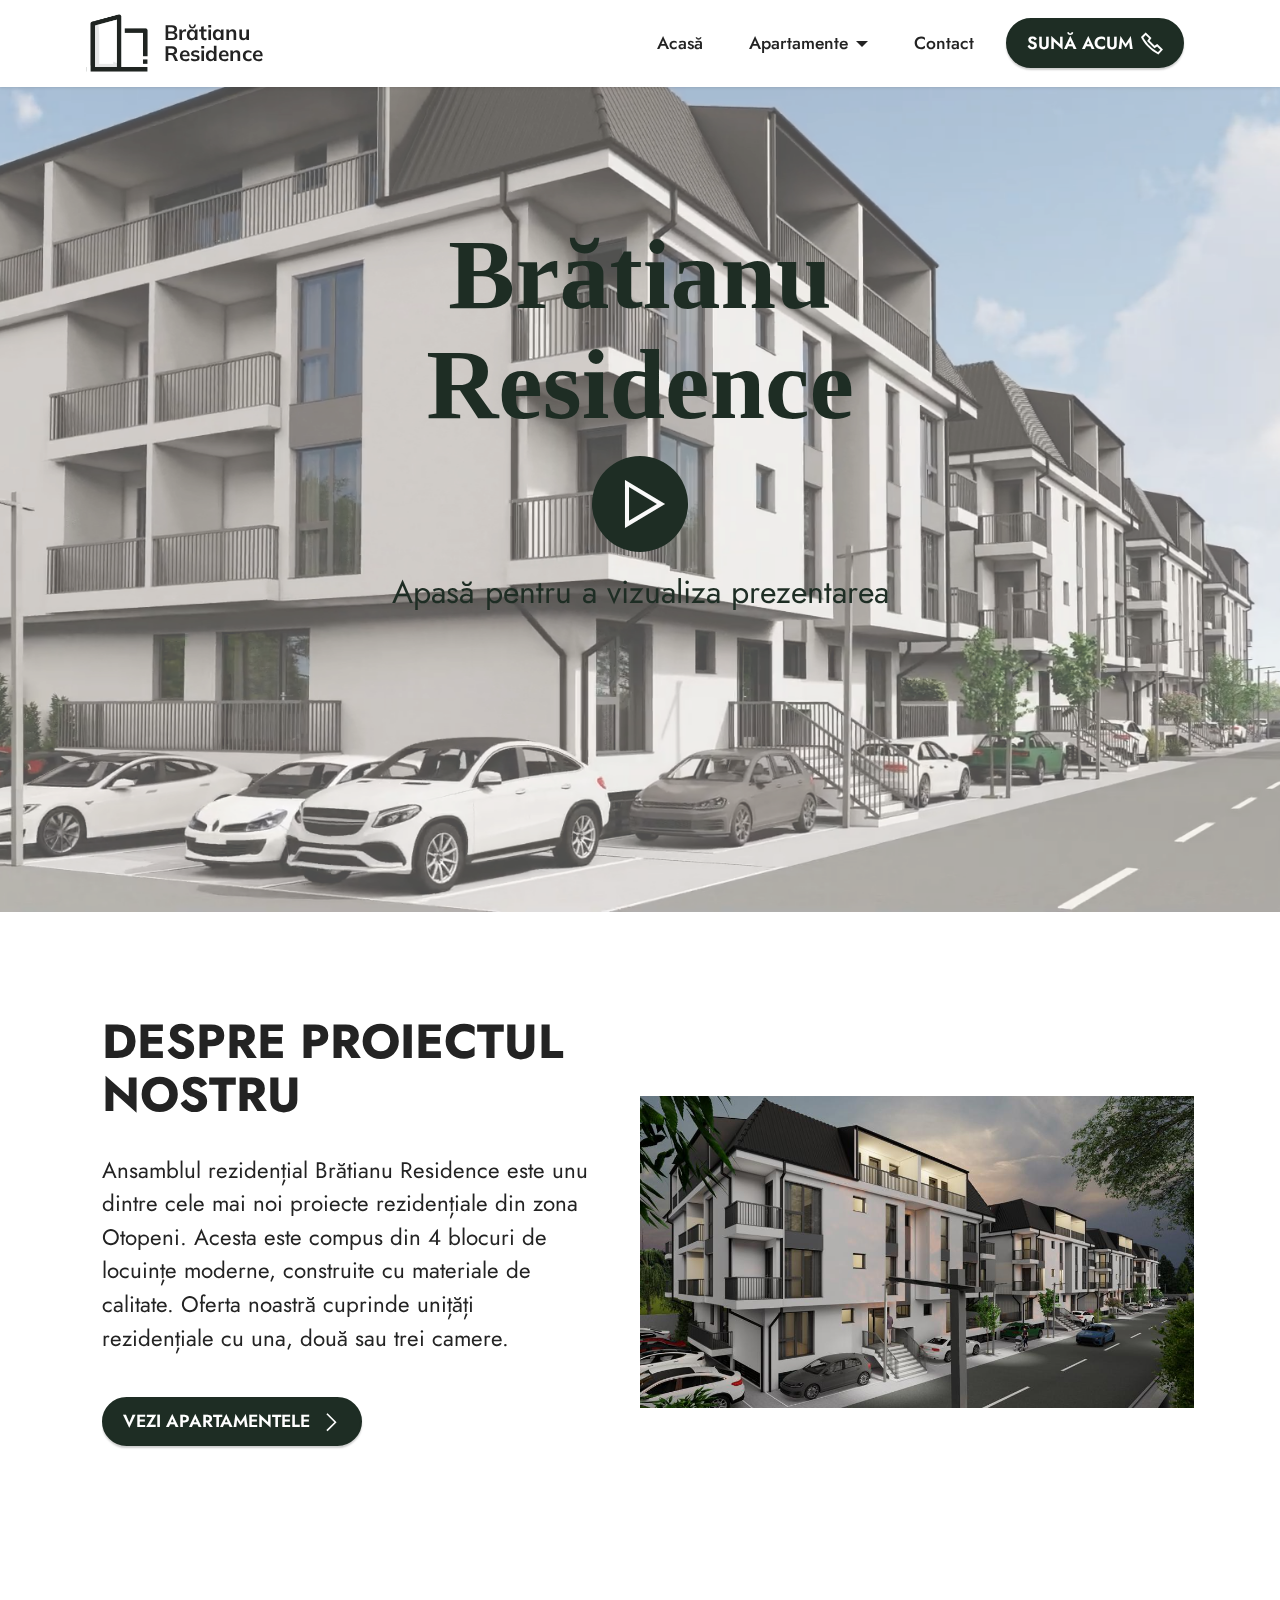
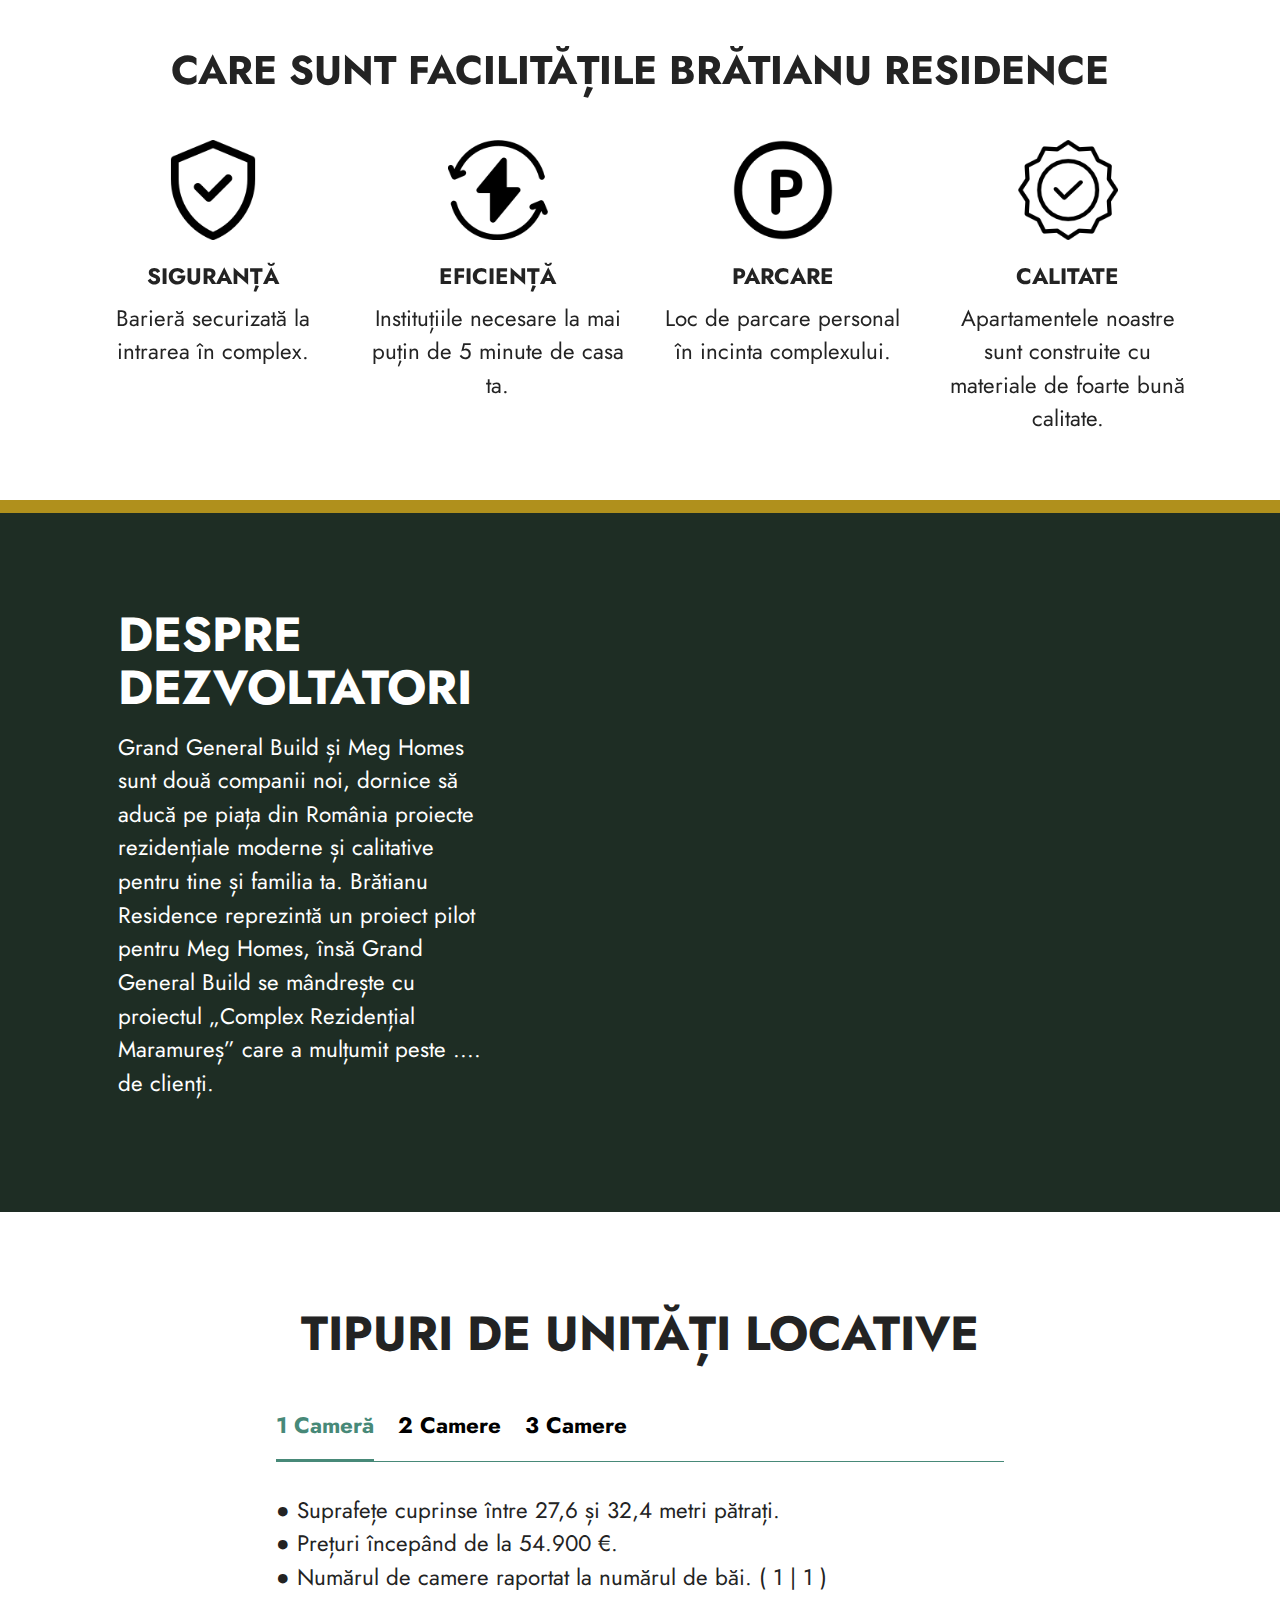
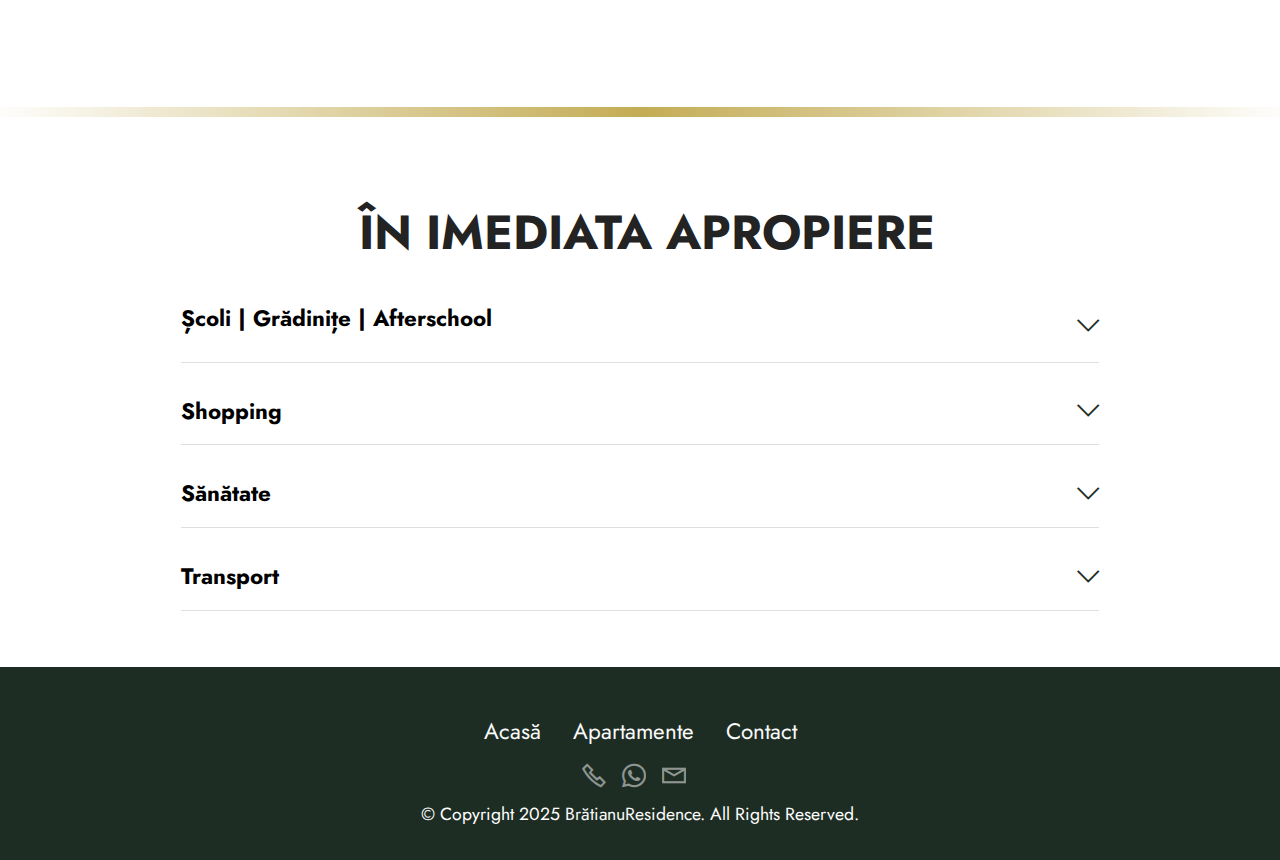
<file: index.html>
<!DOCTYPE html>
<html  >
<head>
  
  <meta charset="UTF-8">
  <meta http-equiv="X-UA-Compatible" content="IE=edge">
  
  <meta name="twitter:card" content="summary_large_image"/>
  <meta name="twitter:image:src" content="">
  <meta property="og:image" content="">
  <meta name="twitter:title" content="Brătianu Residence | Acasă">
  <meta name="viewport" content="width=device-width, initial-scale=1, minimum-scale=1">
  <link rel="shortcut icon" href="assets/images/building-1.png" type="image/x-icon">
  <meta name="description" content="Ansamblul rezidențial Brătianu Residence este unu dintre cele mai noi proiecte rezidențiale din zona Otopeni. Acesta este compus din 4 blocuri de locuințe moderne, construite cu materiale de calitate. Oferta noastră cuprinde unițăți rezidențiale cu una, două sau trei camere.">
  
  
  <title>Brătianu Residence | Acasă</title>
  <link rel="stylesheet" href="assets/web/assets/mobirise-icons2/mobirise2.css">
  <link rel="stylesheet" href="assets/web/assets/mobirise-icons/mobirise-icons.css">
  <link rel="stylesheet" href="assets/bootstrap/css/bootstrap.min.css">
  <link rel="stylesheet" href="assets/bootstrap/css/bootstrap-grid.min.css">
  <link rel="stylesheet" href="assets/bootstrap/css/bootstrap-reboot.min.css">
  <link rel="stylesheet" href="assets/parallax/jarallax.css">
  <link rel="stylesheet" href="assets/dropdown/css/style.css">
  <link rel="stylesheet" href="assets/socicon/css/styles.css">
  <link rel="stylesheet" href="assets/theme/css/style.css">
  <link rel="preload" href="https://fonts.googleapis.com/css?family=Mulish:200,300,400,500,600,700,800,900,200i,300i,400i,500i,600i,700i,800i,900i&display=swap" as="style" onload="this.onload=null;this.rel='stylesheet'">
  <noscript><link rel="stylesheet" href="https://fonts.googleapis.com/css?family=Mulish:200,300,400,500,600,700,800,900,200i,300i,400i,500i,600i,700i,800i,900i&display=swap"></noscript>
  <link rel="preload" href="https://fonts.googleapis.com/css?family=Jost:100,200,300,400,500,600,700,800,900,100i,200i,300i,400i,500i,600i,700i,800i,900i&display=swap" as="style" onload="this.onload=null;this.rel='stylesheet'">
  <noscript><link rel="stylesheet" href="https://fonts.googleapis.com/css?family=Jost:100,200,300,400,500,600,700,800,900,100i,200i,300i,400i,500i,600i,700i,800i,900i&display=swap"></noscript>
  <link rel="preload" as="style" href="assets/mobirise/css/mbr-additional.css"><link rel="stylesheet" href="assets/mobirise/css/mbr-additional.css" type="text/css">
  
  
  
  
</head>
<body>
  
  <section data-bs-version="5.1" class="menu menu2 cid-thxqccW1JG" once="menu" id="menu2-0">
    
    <nav class="navbar navbar-dropdown navbar-fixed-top navbar-expand-lg">
        <div class="container">
            <div class="navbar-brand">
                <span class="navbar-logo">
                    <a href="index.html#top">
                        <img src="assets/images/building-1.png" alt="Brătianu Residence" style="height: 4.1rem;">
                    </a>
                </span>
                <span class="navbar-caption-wrap"><a class="navbar-caption text-black text-primary display-1" href="index.html#top">Brătianu<br>Residence</a></span>
            </div>
            <button class="navbar-toggler" type="button" data-toggle="collapse" data-bs-toggle="collapse" data-target="#navbarSupportedContent" data-bs-target="#navbarSupportedContent" aria-controls="navbarNavAltMarkup" aria-expanded="false" aria-label="Toggle navigation">
                <div class="hamburger">
                    <span></span>
                    <span></span>
                    <span></span>
                    <span></span>
                </div>
            </button>
            <div class="collapse navbar-collapse" id="navbarSupportedContent">
                <ul class="navbar-nav nav-dropdown" data-app-modern-menu="true"><li class="nav-item"><a class="nav-link link text-black text-primary display-4" href="index.html">Acasă</a></li>
                    <li class="nav-item dropdown"><a class="nav-link link dropdown-toggle text-black display-4" href="https://mobiri.se" data-toggle="dropdown-submenu" data-bs-toggle="dropdown" data-bs-auto-close="outside" aria-expanded="false">Apartamente</a><div class="dropdown-menu" aria-labelledby="dropdown-330"><a class="dropdown-item text-black text-primary display-4" href="Apartamente.html#custom-html-f">CORPUL 1<br></a><a class="dropdown-item text-black text-primary display-4" href="Apartamente.html#custom-html-14">CORPUL 2<br></a><a class="dropdown-item text-black text-primary display-4" href="Apartamente.html#custom-html-16">CORPUL 3<br></a><a class="dropdown-item text-black text-primary display-4" href="Apartamente.html#custom-html-19">CORPUL 4<br></a></div></li>
                    <li class="nav-item"><a class="nav-link link text-black text-primary display-4" href="contact.html">Contact</a>
                    </li></ul>
                
                <div class="navbar-buttons mbr-section-btn"><a class="btn btn-success display-4" href="tel:+40 765 151 880"><span class="mobi-mbri mobi-mbri-phone mbr-iconfont mbr-iconfont-btn"></span>SUNĂ ACUM</a></div>
            </div>
        </div>
    </nav>
</section>

<section data-bs-version="5.1" class="header17 cid-timsbaFhM1 mbr-parallax-background" id="header17-1h">

    

    <div class="mbr-overlay" style="opacity: 0.3; background-color: rgb(255, 255, 255);">
    </div>

    <div class="align-center container">
        <div class="row justify-content-md-center">
            <div class="col-md-10 container-fluid">

                <p class="mbr-text mb-3 mbr-fonts-style title display-2"><strong>Brătianu</strong><br><strong>Residence</strong></p>
                <div class="mbr-media mb-3 show-modal" data-modal=".modalWindow">
                    <div class="icon-wrapper">
                        <span class="mbr-iconfont mobi-mbri-play mobi-mbri"></span>
                    </div>
                </div>
                <p class="icon-description mb-3 mbr-fonts-style display-5">Apasă pentru a vizualiza prezentarea</p>
            </div>
        </div>
    </div>
    <div>
        <div class="modalWindow" style="display: none;">
            <div class="modalWindow-container">
                <div class="modalWindow-video-container">
                    <div class="modalWindow-video">
                        <iframe width="100%" height="100%" frameborder="0" allowfullscreen="1" data-src="https://www.youtube.com/watch?v=fir6XWeFYbc"></iframe>
                    </div>
                    <a class="close" role="button" data-dismiss="modal" data-bs-dismiss="modal">
                        <span aria-hidden="true" class="mbr-iconfont mobi-mbri-close mobi-mbri closeModal"></span>
                        <span class="sr-only visually-hidden">Close</span>
                    </a>
                </div>
            </div>
        </div>
    </div>
</section>

<section data-bs-version="5.1" class="features11 cid-tiuV7WUiLg" id="features12-1y">

    

    
    
    <div class="container">
        <div class="m-0 row align-items-center">
            <div class="col-12 col-lg">
                <div class="card-wrapper">
                    <div class="card-box">
                        <h4 class="card-title mbr-fonts-style mb-4 display-2 up"><strong>Despre proiectul nostru</strong></h4>
                        <p class="mbr-text mbr-fonts-style mb-4 display-7">Ansamblul rezidențial Brătianu Residence este unu dintre cele mai noi proiecte rezidențiale din zona Otopeni. Acesta este compus din 4 blocuri de locuințe moderne, construite cu materiale de calitate. Oferta noastră cuprinde unițăți rezidențiale cu una, două sau trei camere.<br></p>

                        <div class="mbr-section-btn mb-4"><a class="btn btn-primary display-4" href="Apartamente.html"><span class="mobi-mbri mobi-mbri-arrow-next mbr-iconfont mbr-iconfont-btn" style="font-size: 18px;"></span>VEZI APARTAMENTELE&nbsp;</a></div>
                    </div>
                </div>
            </div>
            <div class="p-0 col-12 col-lg-6 md-pb">
                <div class="image-wrapper">
                    <img src="assets/images/whatsapp-image-2022-09-11-at-15.27.29.jpeg" alt="Mobirise Website Builder">
                </div>
            </div>
        </div>
    </div>
</section>

<section data-bs-version="5.1" class="features1 cid-tj8il5Qks6" id="features1-3c">
    

    
    
    <div class="container">
        <div class="row">
            <div class="col-12">
                <h3 class="mbr-section-title mbr-fonts-style align-center mb-0 h3 display-2 up"><strong>Care sunt facilitățile Brătianu Residence</strong></h3>
                
            </div>
        </div>
        <div class="row">
            <div class="card col-12 col-md-6 col-lg-3">
                <div class="card-wrapper">
                    <div class="card-box align-center">
                        <div class="iconfont-wrapper">
                            <img src="assets/images/siguranta.png" class="imagine justify-content-center d-inline">
                        </div>
                        <h5 class="card-title mbr-fonts-style display-7 up"><strong>Siguranță</strong></h5>
                        <p class="card-text mbr-fonts-style display-7">Barieră securizată la intrarea în complex.</p>
                    </div>
                </div>
            </div>
            <div class="card col-12 col-md-6 col-lg-3">
                <div class="card-wrapper">
                    <div class="card-box align-center">
                        <div class="iconfont-wrapper">
                            <img src="assets/images/eficienta.png" class="imagine justify-content-center d-inline">
                        </div>
                        <h5 class="card-title mbr-fonts-style display-7 up"><strong>Eficiență</strong></h5>
                        <p class="card-text mbr-fonts-style display-7">Instituțiile necesare la mai puțin de 5 minute de casa ta.</p>
                    </div>
                </div>
            </div>
            <div class="card col-12 col-md-6 col-lg-3">
                <div class="card-wrapper">
                    <div class="card-box align-center">
                        <div class="iconfont-wrapper">
                            <img src="assets/images/parcare.png" class="imagine justify-content-center d-inline">
                        </div>
                        <h5 class="card-title mbr-fonts-style display-7 up"><strong>Parcare</strong></h5>
                        <p class="card-text mbr-fonts-style display-7">Loc de parcare personal în incinta complexului.</p>
                    </div>
                </div>
            </div>
            <div class="card col-12 col-md-6 col-lg-3">
                <div class="card-wrapper">
                    <div class="card-box align-center">
                        <div class="iconfont-wrapper">
                            <img src="assets/images/calitate.png" class="imagine justify-content-center d-inline">
                        </div>
                        <h5 class="card-title mbr-fonts-style display-7 up"><strong>Calitate</strong></h5>
                        <p class="card-text mbr-fonts-style display-7">Apartamentele noastre sunt construite cu materiale de foarte bună calitate.</p>
                    </div>
                </div>
            </div>
        </div>
    </div>
</section>

<section class="mbr-section article content1 cid-tiyOt9w4AD" id="custom-html-2c">

     

   
                <div class="container-flui col-12"> 
                <div class="row">
               <div class="orange-bar"></div>
               </div>
               </div>
</section>

<section data-bs-version="5.1" class="header15 cid-tjeQ6NKR3v" id="header15-3g">
    

    
    

    <div class="container">
        <div class="row justify-content-center">
            <div class="col-12 col-md">
                <div class="text-wrapper">
                    <h2 class="mbr-section-title mb-3 mbr-fonts-style display-2 up"><strong>Despre Dezvoltatori</strong></h2>
                    <p class="mbr-text mb-3 mbr-fonts-style display-7">Grand General Build și Meg Homes sunt două companii noi, dornice să aducă pe piața din România proiecte rezidențiale moderne și calitative pentru tine și familia ta. Brătianu Residence reprezintă un proiect pilot pentru Meg Homes, însă Grand General Build se mândrește cu proiectul „Complex Rezidențial Maramureș” care a mulțumit peste .... de clienți.</p>

                </div>
            </div>
            <div class="mbr-figure col-12 col-md-7"><iframe class="mbr-embedded-video" src="https://www.youtube.com/embed/kb0Y4RoneuQ?rel=0&amp;amp;mute=1&amp;showinfo=0&amp;autoplay=0&amp;loop=0" width="1280" height="720" frameborder="0" allowfullscreen></iframe></div>
        </div>
    </div>
</section>

<section data-bs-version="5.1" class="tabs content18 cid-tjoaUdiXtc" id="tabs1-3x">

    

    
    
    <div class="container">
        <div class="row justify-content-center">
            <div class="col-12 col-md-8">
                <h3 class="mbr-section-title mb-0 mbr-fonts-style display-2 up text-center"><strong>Tipuri de unități locative</strong></h3>
                
            </div>
        </div>
        <div class="row justify-content-center mt-4">
            <div class="col-12 col-md-8">
                <ul class="nav nav-tabs mb-4" role="tablist">
                    <li class="nav-item first mbr-fonts-style"><a class="nav-link mbr-fonts-style show active display-7" role="tab" data-toggle="tab" data-bs-toggle="tab" href="#tabs1-3x_tab0" aria-selected="true"><strong>1 Cameră</strong></a></li>
                    <li class="nav-item"><a class="nav-link mbr-fonts-style active display-7" role="tab" data-toggle="tab" data-bs-toggle="tab" href="#tabs1-3x_tab1" aria-selected="true"><strong>2 Camere</strong></a></li>
                    <li class="nav-item"><a class="nav-link mbr-fonts-style active display-7" role="tab" data-toggle="tab" data-bs-toggle="tab" href="#tabs1-3x_tab2" aria-selected="true"><strong>3 Camere</strong></a></li>
                    
                    
                    
                </ul>
                <div class="tab-content">
                    <div id="tab1" class="tab-pane in active" role="tabpanel">
                        <div class="row">
                            <div class="col-md-12">
                                <p class="mbr-text mbr-fonts-style display-7">● Suprafețe cuprinse între 27,6 și 32,4 metri pătrați.
<br>● Prețuri începând de la 54.900 €.
<br>● Numărul de camere raportat la numărul de băi. ( 1 | 1 )<br></p>
                            </div>
                        </div>
                    </div>
                    <div id="tab2" class="tab-pane" role="tabpanel">
                        <div class="row">
                            <div class="col-md-12">
                                <p class="mbr-text mbr-fonts-style display-7">● Suprafețe cuprinse între&nbsp;36,9 și 45,7&nbsp;metri pătrați.
<br>● Prețuri începând de la 73.500 €.
<br>● Numărul de camere raportat la numărul de băi. ( 2 | 1 )</p>
                            </div>
                        </div>
                    </div>
                    <div id="tab3" class="tab-pane" role="tabpanel">
                        <div class="row">
                            <div class="col-md-12">
                                <p class="mbr-text mbr-fonts-style display-7">● Suprafețe cuprinse între&nbsp;52,66 și 64,7 metri pătrați.
<br>● Prețuri începând de la&nbsp;98.000 €.
<br>● Numărul de camere raportat la numărul de băi. ( 3 | 2 )</p>
                            </div>
                        </div>
                    </div>
                    
                    
                    
                </div>
            </div>
        </div>
    </div>
</section>

<section class="mbr-section article content1 cid-tjoojeBVCJ" id="custom-html-40">

     

   
                <div class="container-flui col-12"> 
                <div class="row">
               <div class="orange-bar"></div>
               </div>
               </div>
</section>

<section data-bs-version="5.1" class="content16 cid-tjo9wOL6h1" id="content16-3t">

    

    
    
    <div class="container">
        <div class="row justify-content-center">
            <div class="col-12 col-md-10">
                <div class="mbr-section-head align-center mb-4">
                    <h3 class="mbr-section-title mb-0 mbr-fonts-style display-2 up text-center"><strong>&nbsp;În imediata apropiere</strong></h3>
                    
                </div>
                <div id="bootstrap-accordion_8" class="panel-group accordionStyles accordion" role="tablist" aria-multiselectable="true">
                    <div class="card mb-3">
                        <div class="card-header" role="tab" id="headingOne">
                            <a role="button" class="panel-title collapsed" data-toggle="collapse" data-bs-toggle="collapse" data-core="" href="#collapse1_8" aria-expanded="false" aria-controls="collapse1">
                                <h6 class="panel-title-edit mbr-fonts-style mb-0 display-7"><p><strong>Școli | Grădinițe | Afterschool</strong></p></h6>
                                <span class="sign mbr-iconfont mbri-arrow-down"></span>
                            </a>
                        </div>
                        <div id="collapse1_8" class="panel-collapse noScroll collapse" role="tabpanel" aria-labelledby="headingOne" data-parent="#accordion" data-bs-parent="#bootstrap-accordion_8">
                            <div class="panel-body">
                                <p class="mbr-fonts-style panel-text display-4"></p><p>● Grădinița germană Engel Bengel<br>● Grădinița cu Program Normal nr. 4 Otopeni<br>●&nbsp;Gradinita Maya și Prietenii Otopeni<br>●&nbsp;After School Otopeni Kids English Adventure<br>● Școala Gimnazială Sona<br>●&nbsp;Școala generală Ioan Petruș<br>● Liceul Teoretic Ioan Petruş<br></p><p></p>
                            </div>
                        </div>
                    </div>
                    <div class="card mb-3">
                        <div class="card-header" role="tab" id="headingOne">
                            <a role="button" class="panel-title collapsed" data-toggle="collapse" data-bs-toggle="collapse" data-core="" href="#collapse2_8" aria-expanded="false" aria-controls="collapse2">
                                <h6 class="panel-title-edit mbr-fonts-style mb-0 display-7"><strong>Shopping</strong></h6>
                                <span class="sign mbr-iconfont mbri-arrow-down"></span>
                            </a>
                        </div>
                        <div id="collapse2_8" class="panel-collapse noScroll collapse" role="tabpanel" aria-labelledby="headingOne" data-parent="#accordion" data-bs-parent="#bootstrap-accordion_8">
                            <div class="panel-body">
                                <p class="mbr-fonts-style panel-text display-4">● Piața Otopeni<br>● Shop &amp; Go<br>●&nbsp;Mega Image<br>● La doi pași<br></p>
                            </div>
                        </div>
                    </div>
                    <div class="card mb-3">
                        <div class="card-header" role="tab" id="headingOne">
                            <a role="button" class="panel-title collapsed" data-toggle="collapse" data-bs-toggle="collapse" data-core="" href="#collapse3_8" aria-expanded="false" aria-controls="collapse3">
                                <h6 class="panel-title-edit mbr-fonts-style mb-0 display-7"><strong>Sănătate</strong></h6>
                                <span class="sign mbr-iconfont mbri-arrow-down"></span>
                            </a>
                        </div>
                        <div id="collapse3_8" class="panel-collapse noScroll collapse" role="tabpanel" aria-labelledby="headingOne" data-parent="#accordion" data-bs-parent="#bootstrap-accordion_8">
                            <div class="panel-body">
                                <p class="mbr-fonts-style panel-text display-4">● Clinica Sante<br>● Synevo Otopeni<br>● RX Otopeni - Cabinet Radiografii Dentare<br>● Farmacia Catena<br>● Farmacia SARAMED<br></p>
                            </div>
                        </div>
                    </div>
                    <div class="card mb-3">
                        <div class="card-header" role="tab" id="headingOne">
                            <a role="button" class="panel-title collapsed" data-toggle="collapse" data-bs-toggle="collapse" data-core="" href="#collapse4_8" aria-expanded="false" aria-controls="collapse4">
                                <h6 class="panel-title-edit mbr-fonts-style mb-0 display-7"><strong>Transport</strong></h6>
                                <span class="sign mbr-iconfont mbri-arrow-down"></span>
                            </a>
                        </div>
                        <div id="collapse4_8" class="panel-collapse noScroll collapse" role="tabpanel" aria-labelledby="headingOne" data-parent="#accordion" data-bs-parent="#bootstrap-accordion_8">
                            <div class="panel-body">
                                <p class="mbr-fonts-style panel-text display-4">● Aeroportul Henri Coandă la mai puțin de 10 minute de casă<br>● Stație de autobuz la mai puțin de 5 minute de casă<br></p>
                            </div>
                        </div>
                    </div>
                    
                    
                </div>
            </div>
        </div>
    </div>
</section>

<section data-bs-version="5.1" class="footer3 cid-tjo9knpyoh" once="footers" id="footer3-3s">

    

    

    <div class="container-fluid">
        <div class="media-container-row align-center mbr-white">
            <div class="row row-links">
                <ul class="foot-menu">
                    
                    
                    
                    
                    
                <li class="foot-menu-item mbr-fonts-style display-7"><a href="index.html" class="text-white text-primary">Acasă</a></li><li class="foot-menu-item mbr-fonts-style display-7"><a href="Apartamente.html" class="text-white text-primary">Apartamente</a></li><li class="foot-menu-item mbr-fonts-style display-7">
                        <a class="text-white text-primary" href="Contact.html" target="_blank">Contact</a></li></ul>
            </div>
            <div class="row social-row">
                <div class="social-list align-right pb-2">
                    
                    
                    
                    
                    
                    
                <div class="soc-item">
                        <a href="tel:+40 765 151 880">
                            <span class="mbr-iconfont mbr-iconfont-social mobi-mbri-phone mobi-mbri"></span>
                        </a>
                    </div><div class="soc-item">
                        <a href="https://wa.me/40 765 151 880">
                            <span class="mbr-iconfont mbr-iconfont-social socicon-whatsapp socicon"></span>
                        </a>
                    </div><div class="soc-item">
                        <a href="Contact.html">
                            <span class="mbr-iconfont mbr-iconfont-social mobi-mbri-letter mobi-mbri"></span>
                        </a>
                    </div></div>
            
            <div class="row row-copirayt">
                <p class="mbr-text mb-0 mbr-fonts-style mbr-white align-center display-4">
                    © Copyright 2025 <a href="index.html" class="text-white text-primary">BrătianuResidence</a>. All Rights Reserved.
                </p>
            </div>
        </div>
    </div>
</div></section><section><a href="https://mobiri.se"></a><a href="https://mobiri.se"></a></section><script src="assets/bootstrap/js/bootstrap.bundle.min.js"></script>  <script src="assets/parallax/jarallax.js"></script>  <script src="assets/smoothscroll/smooth-scroll.js"></script>  <script src="assets/ytplayer/index.js"></script>  <script src="assets/dropdown/js/navbar-dropdown.js"></script>  <script src="assets/playervimeo/vimeo_player.js"></script>  <script src="assets/mbr-tabs/mbr-tabs.js"></script>  <script src="assets/mbr-switch-arrow/mbr-switch-arrow.js"></script>  <script src="assets/theme/js/script.js"></script>  
  
  
 <div id="scrollToTop" class="scrollToTop mbr-arrow-up"><a style="text-align: center;"><i class="mbr-arrow-up-icon mbr-arrow-up-icon-cm cm-icon cm-icon-smallarrow-up"></i></a></div>
  </body>
</html>
</file>
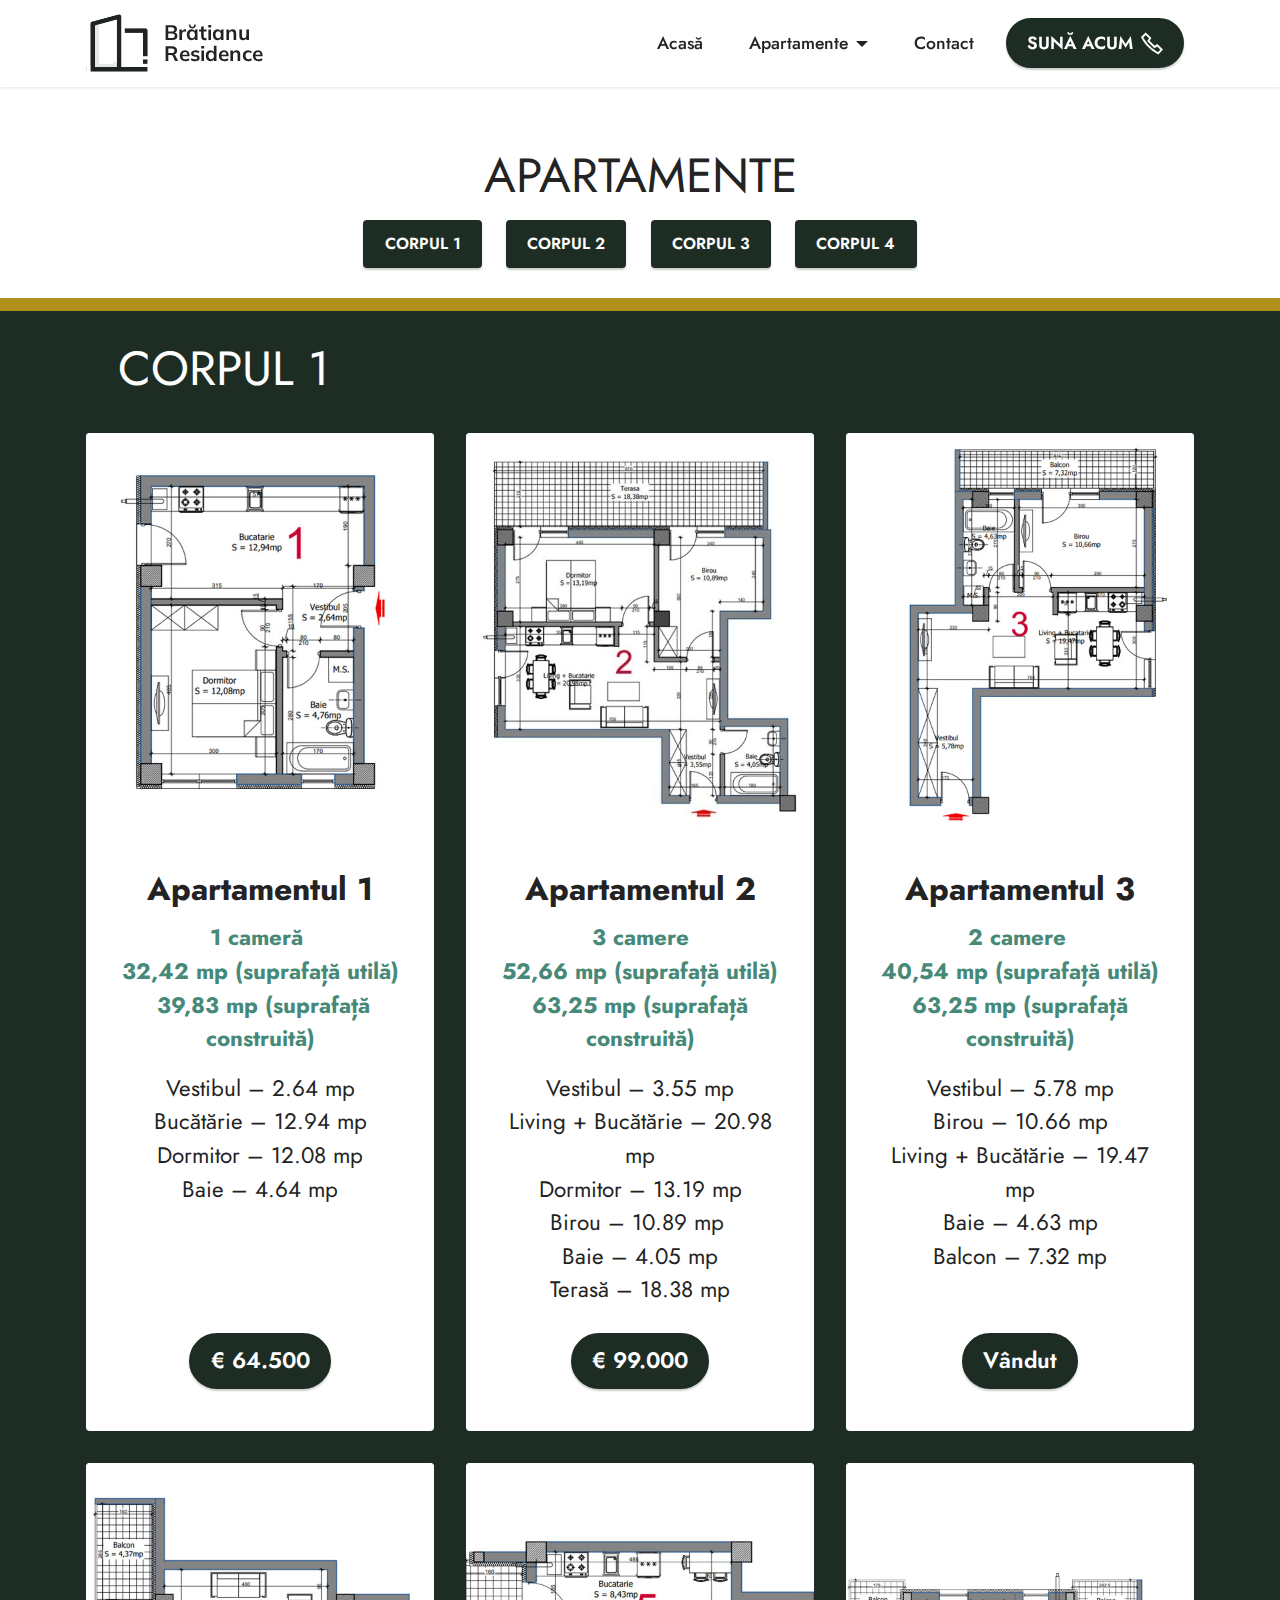
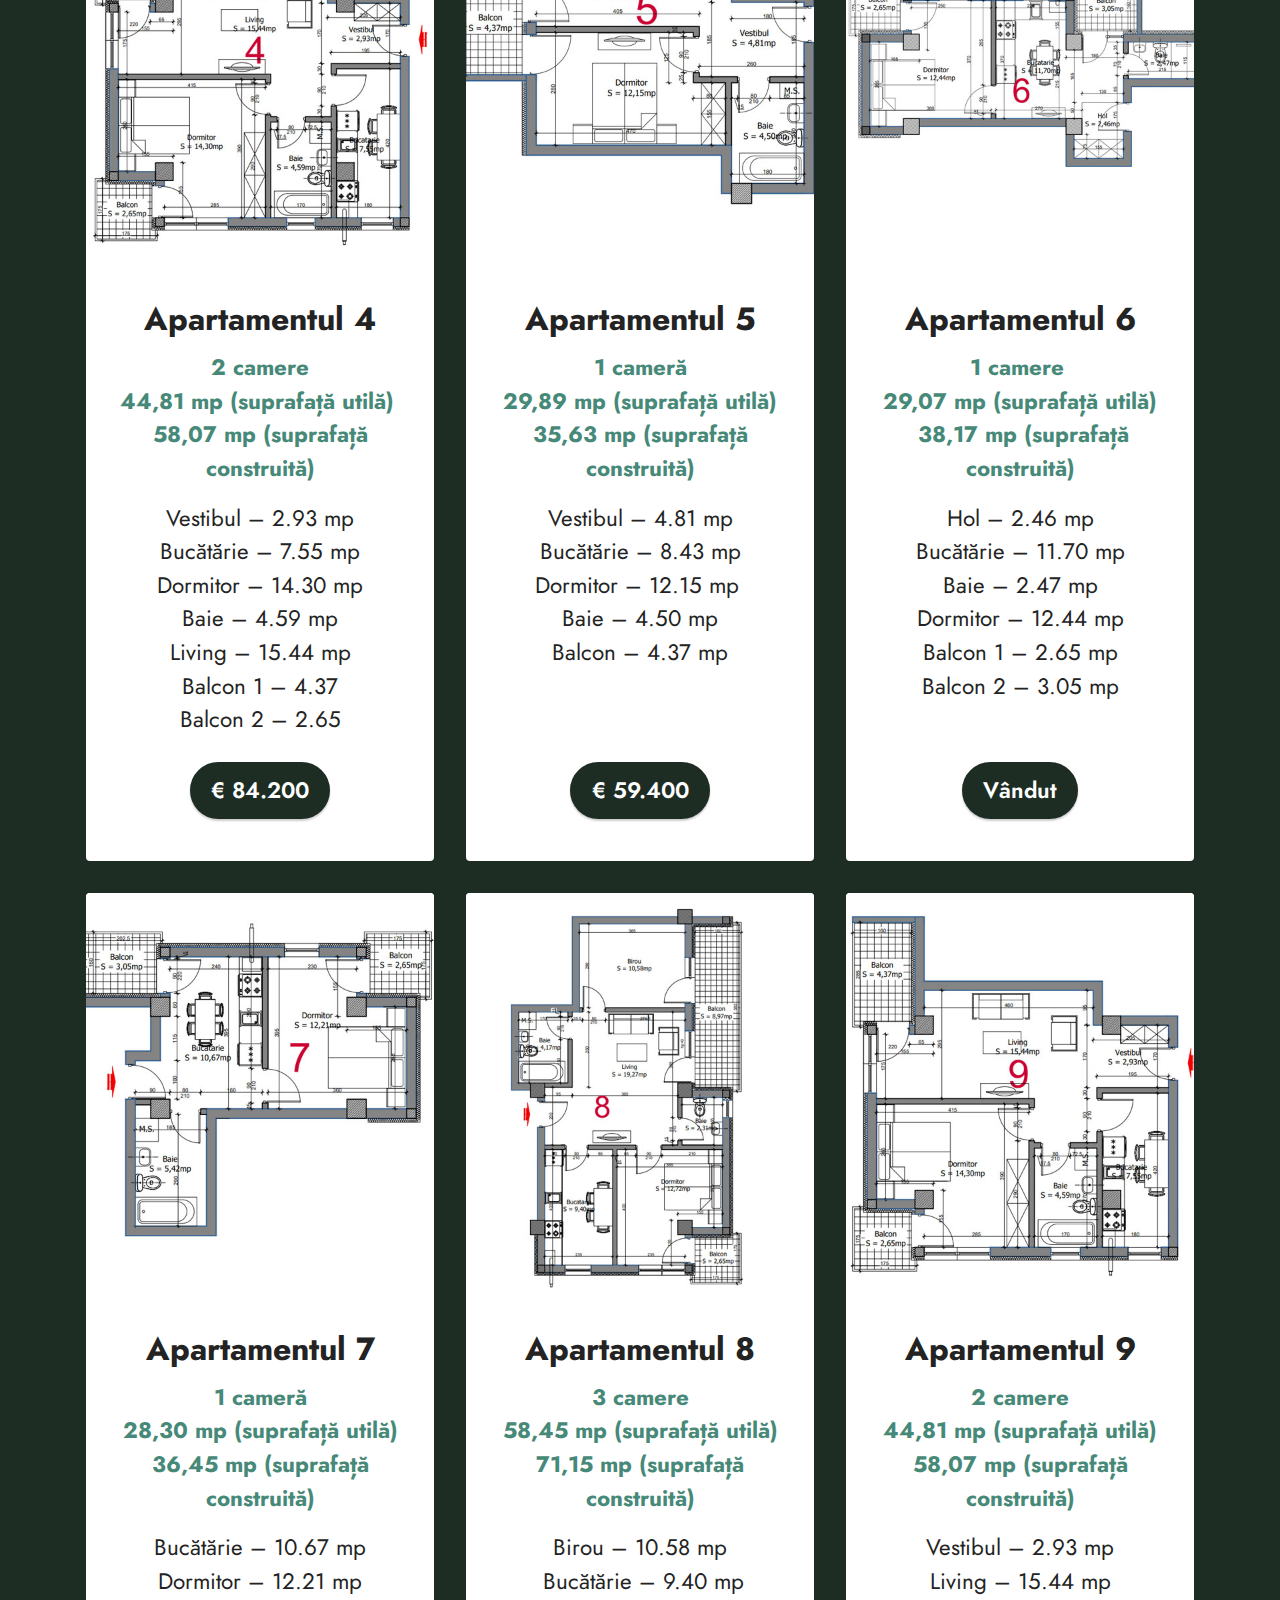
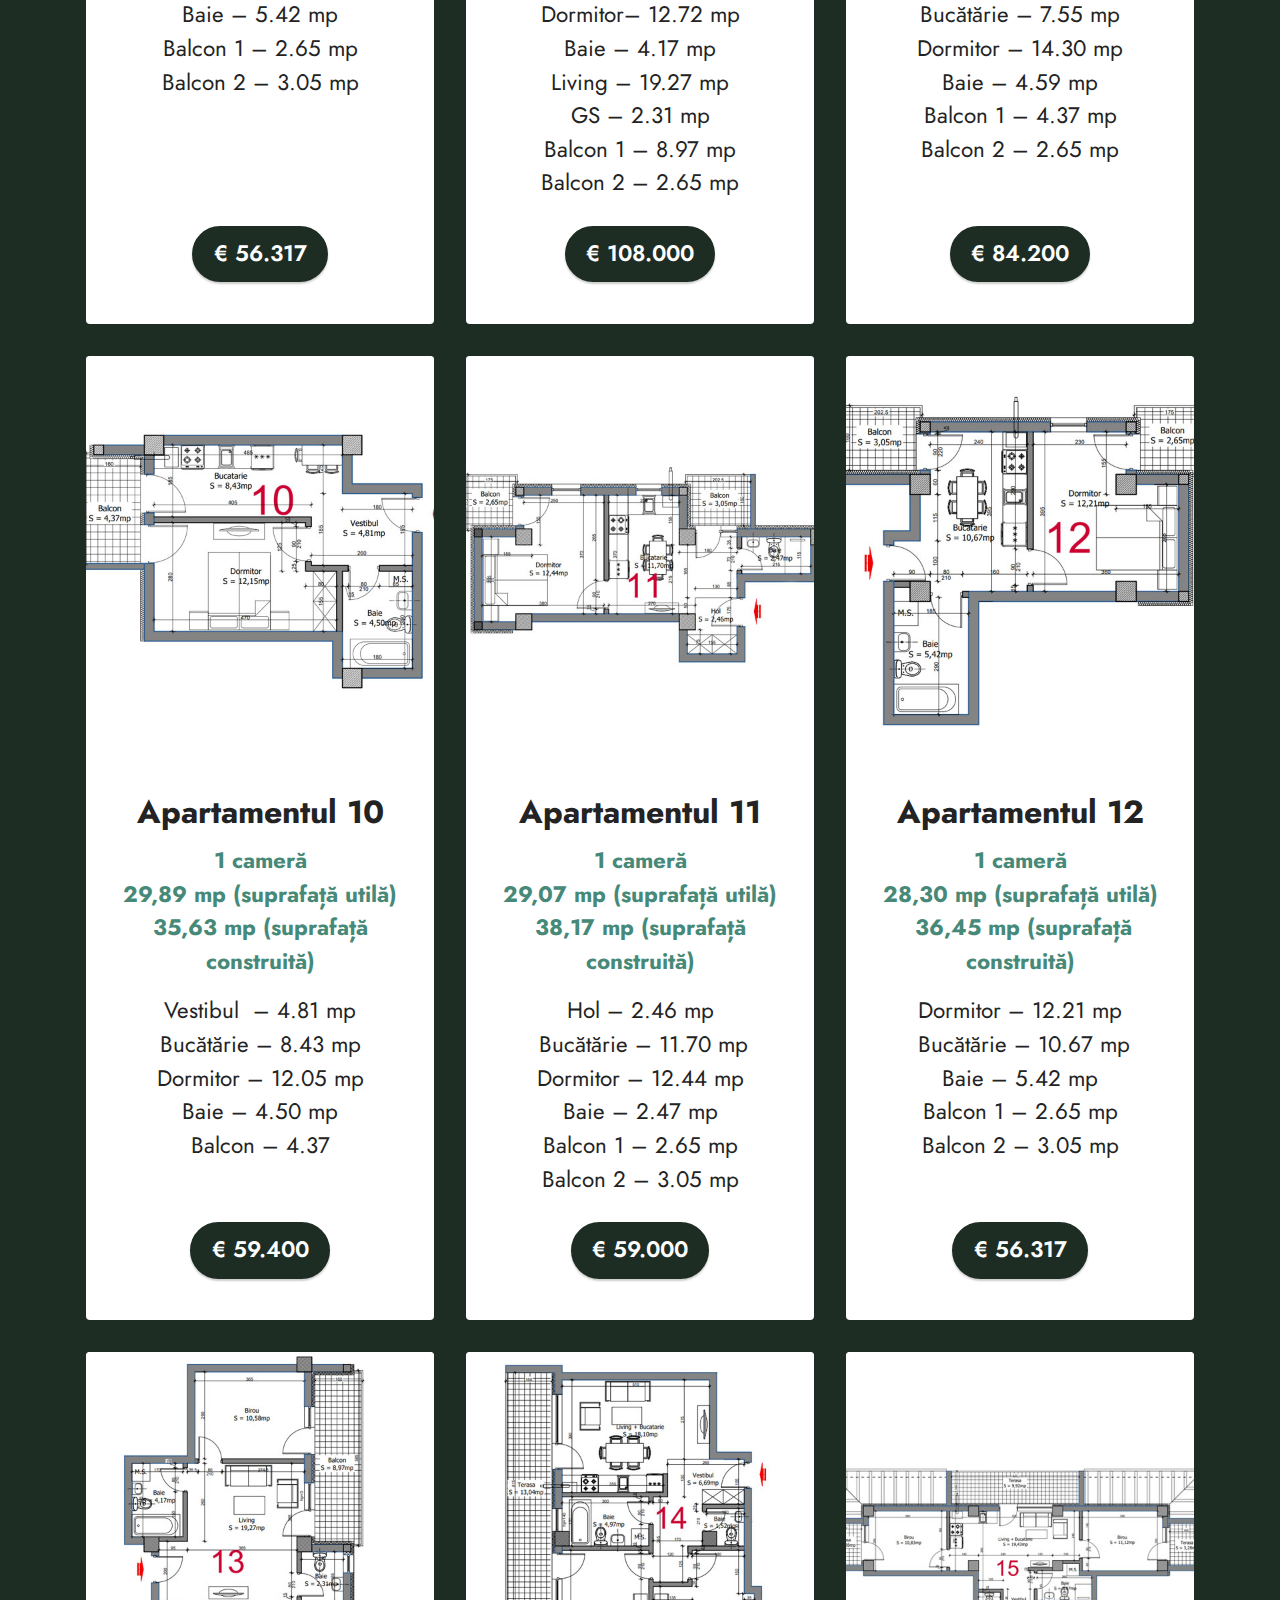
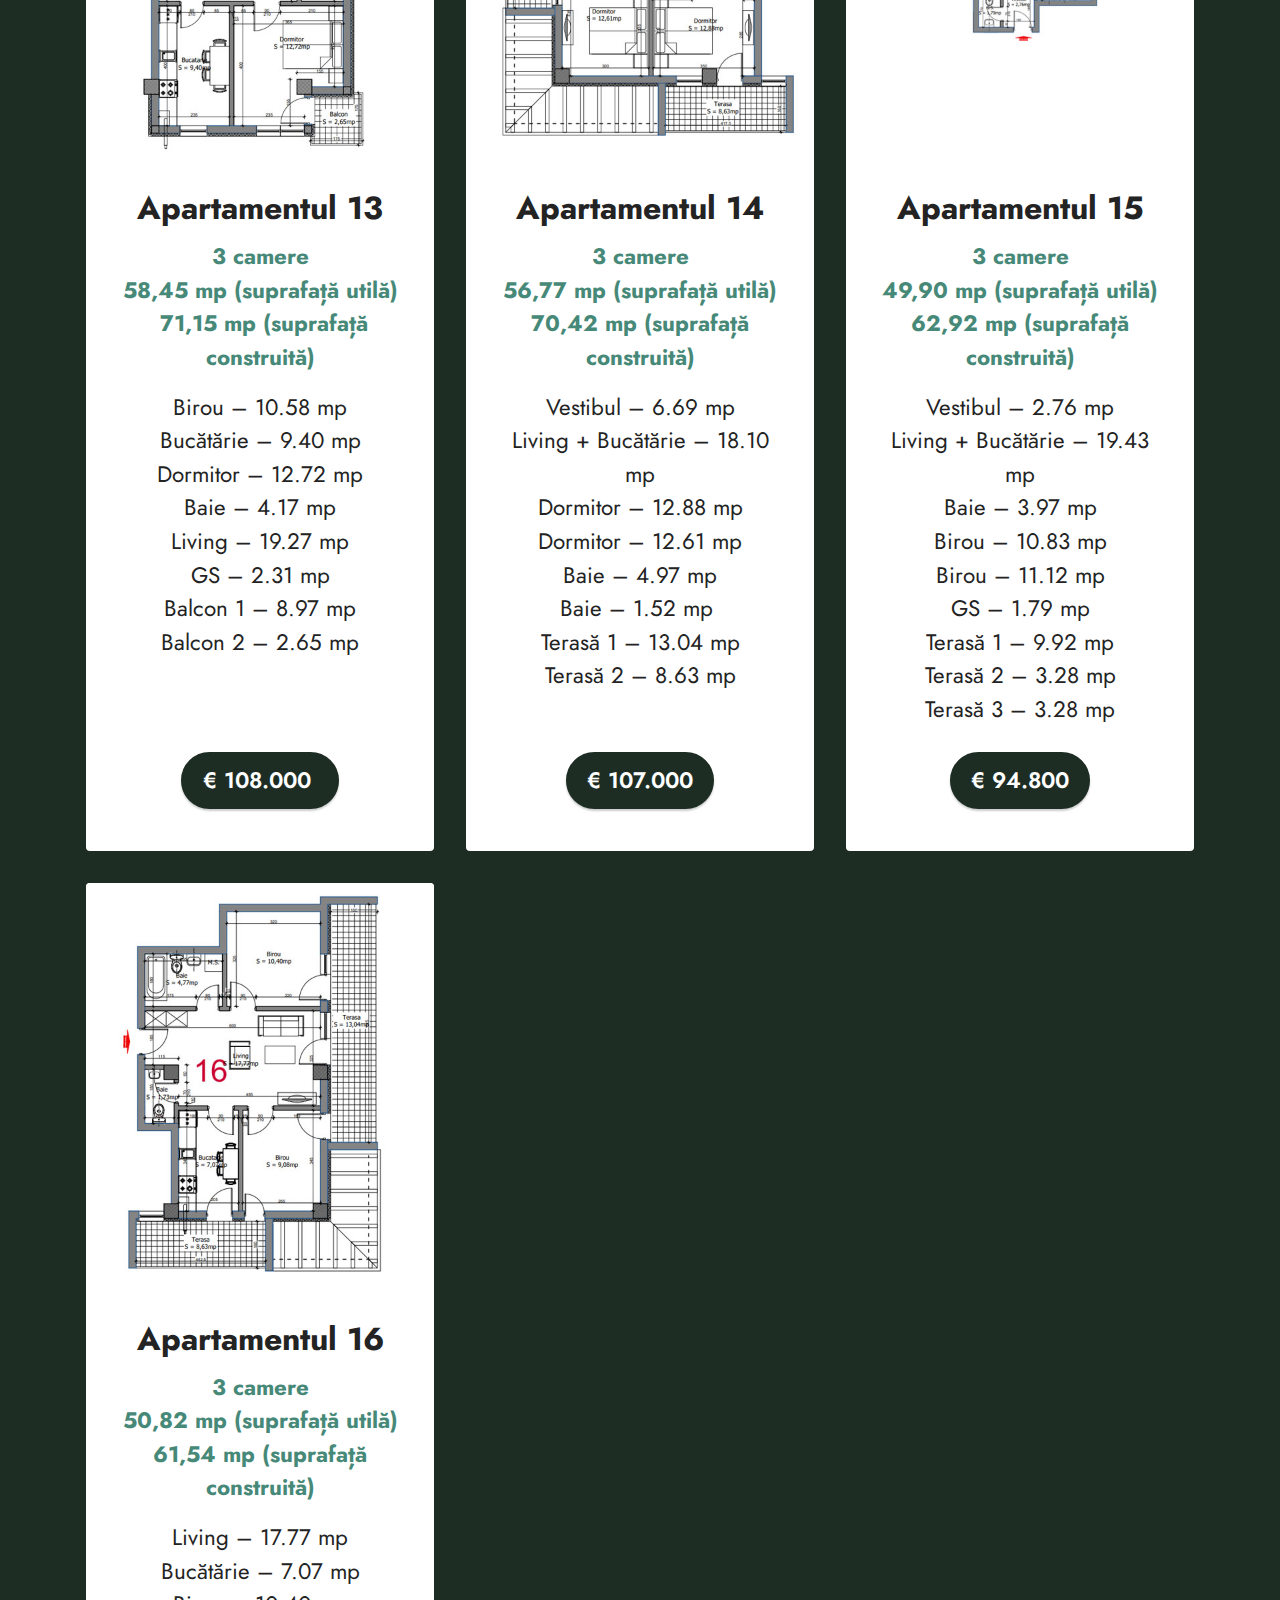
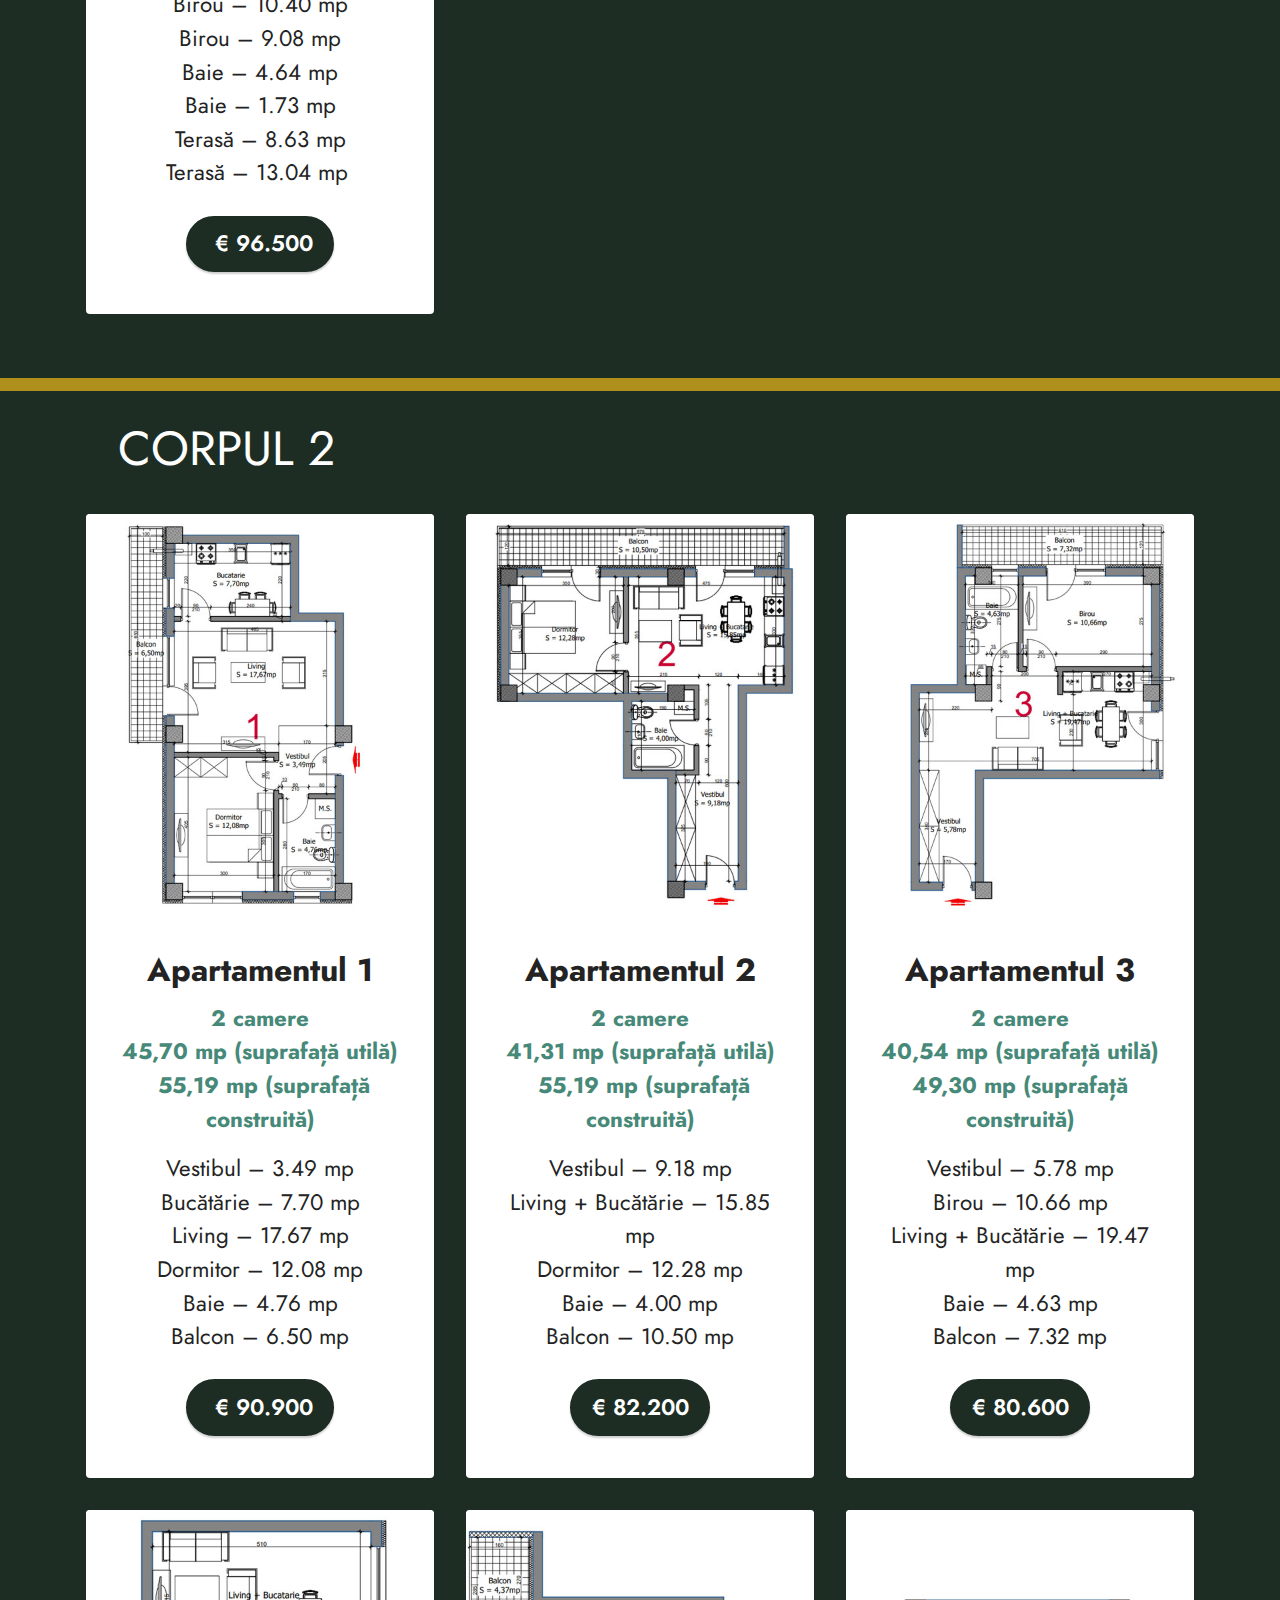
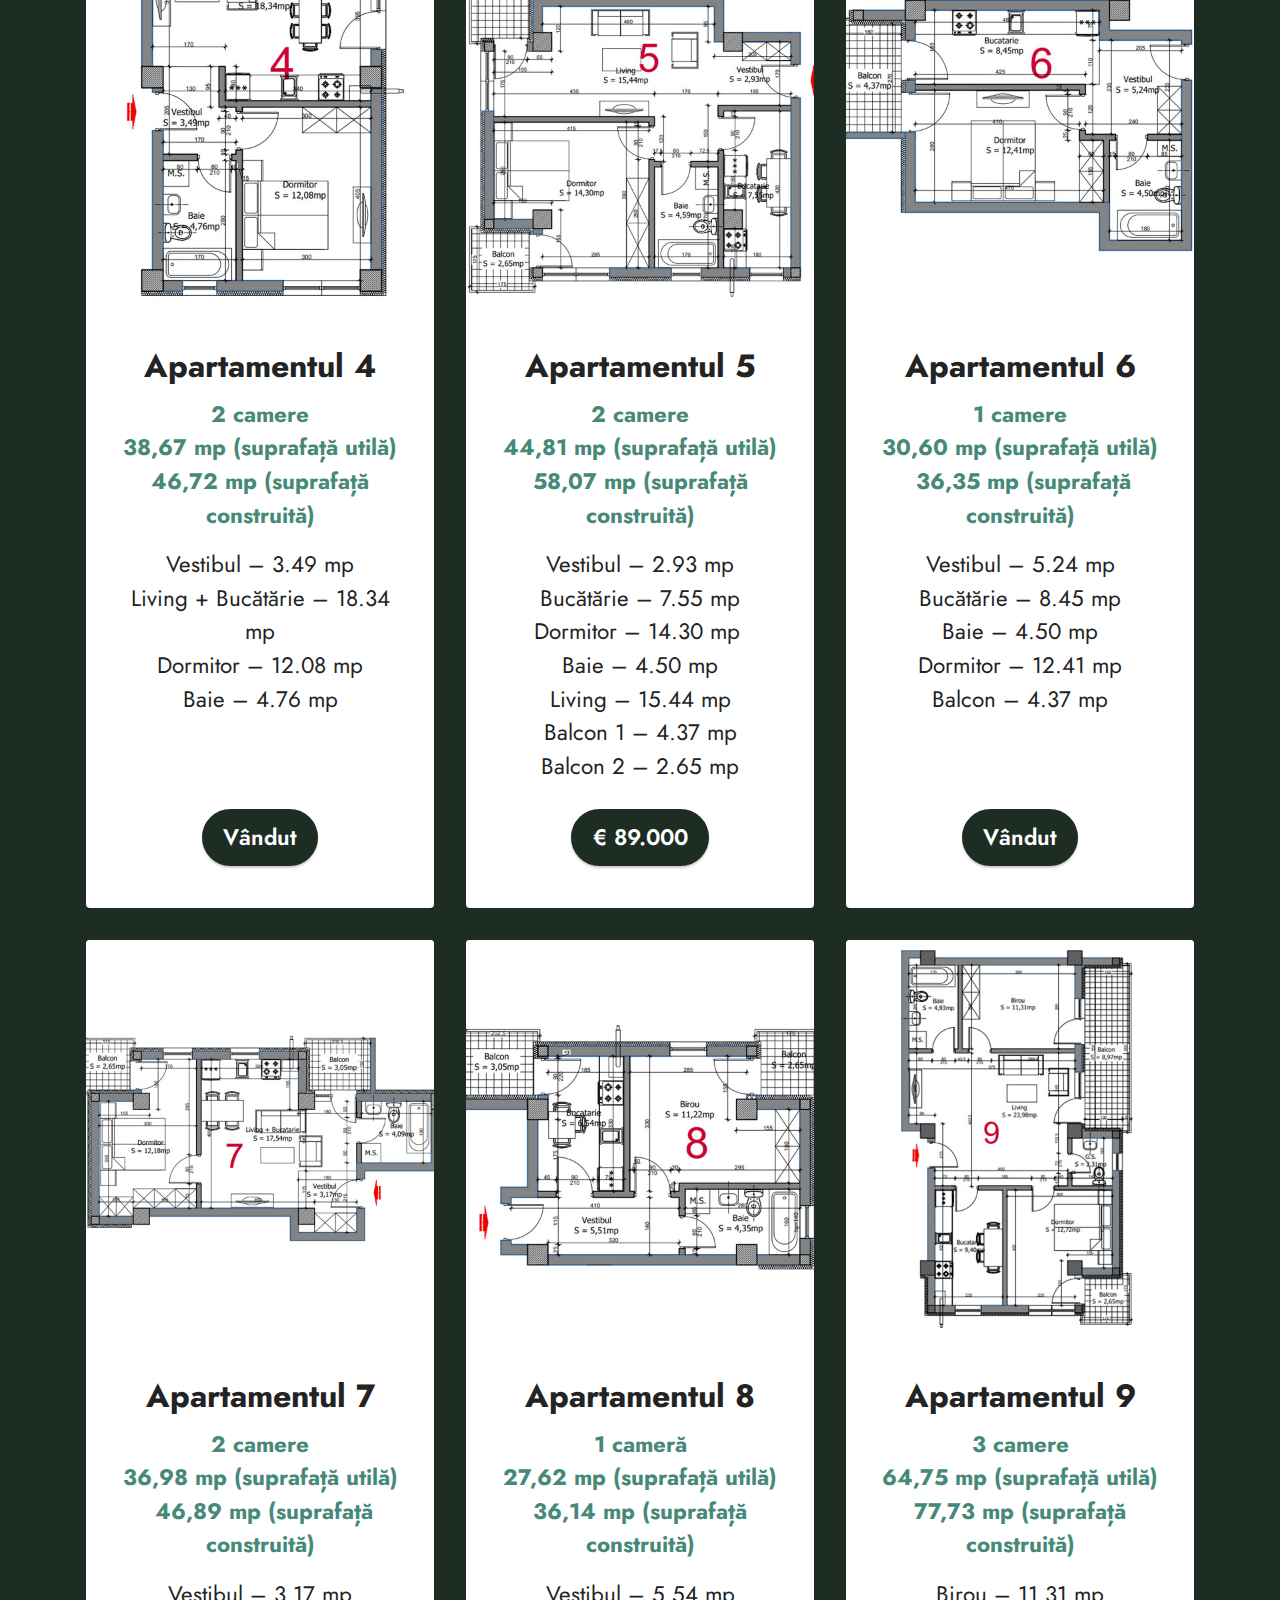
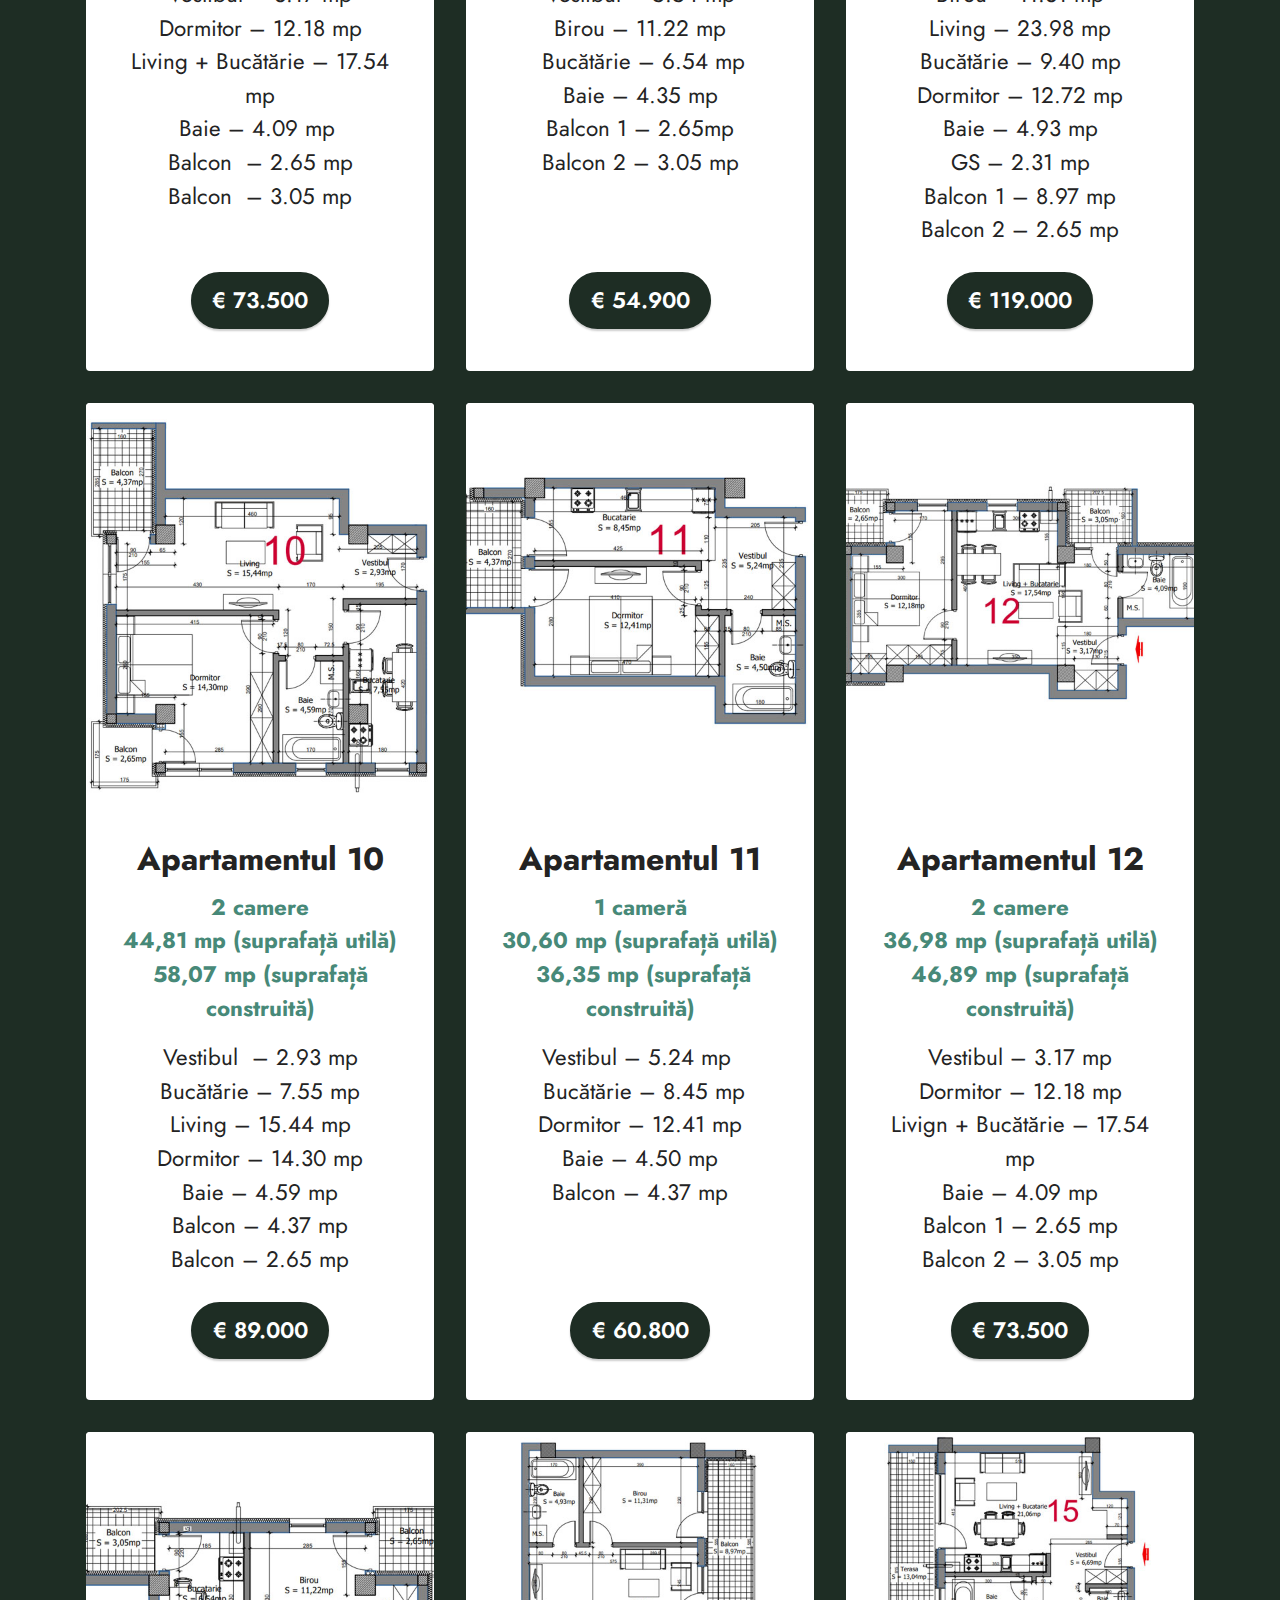
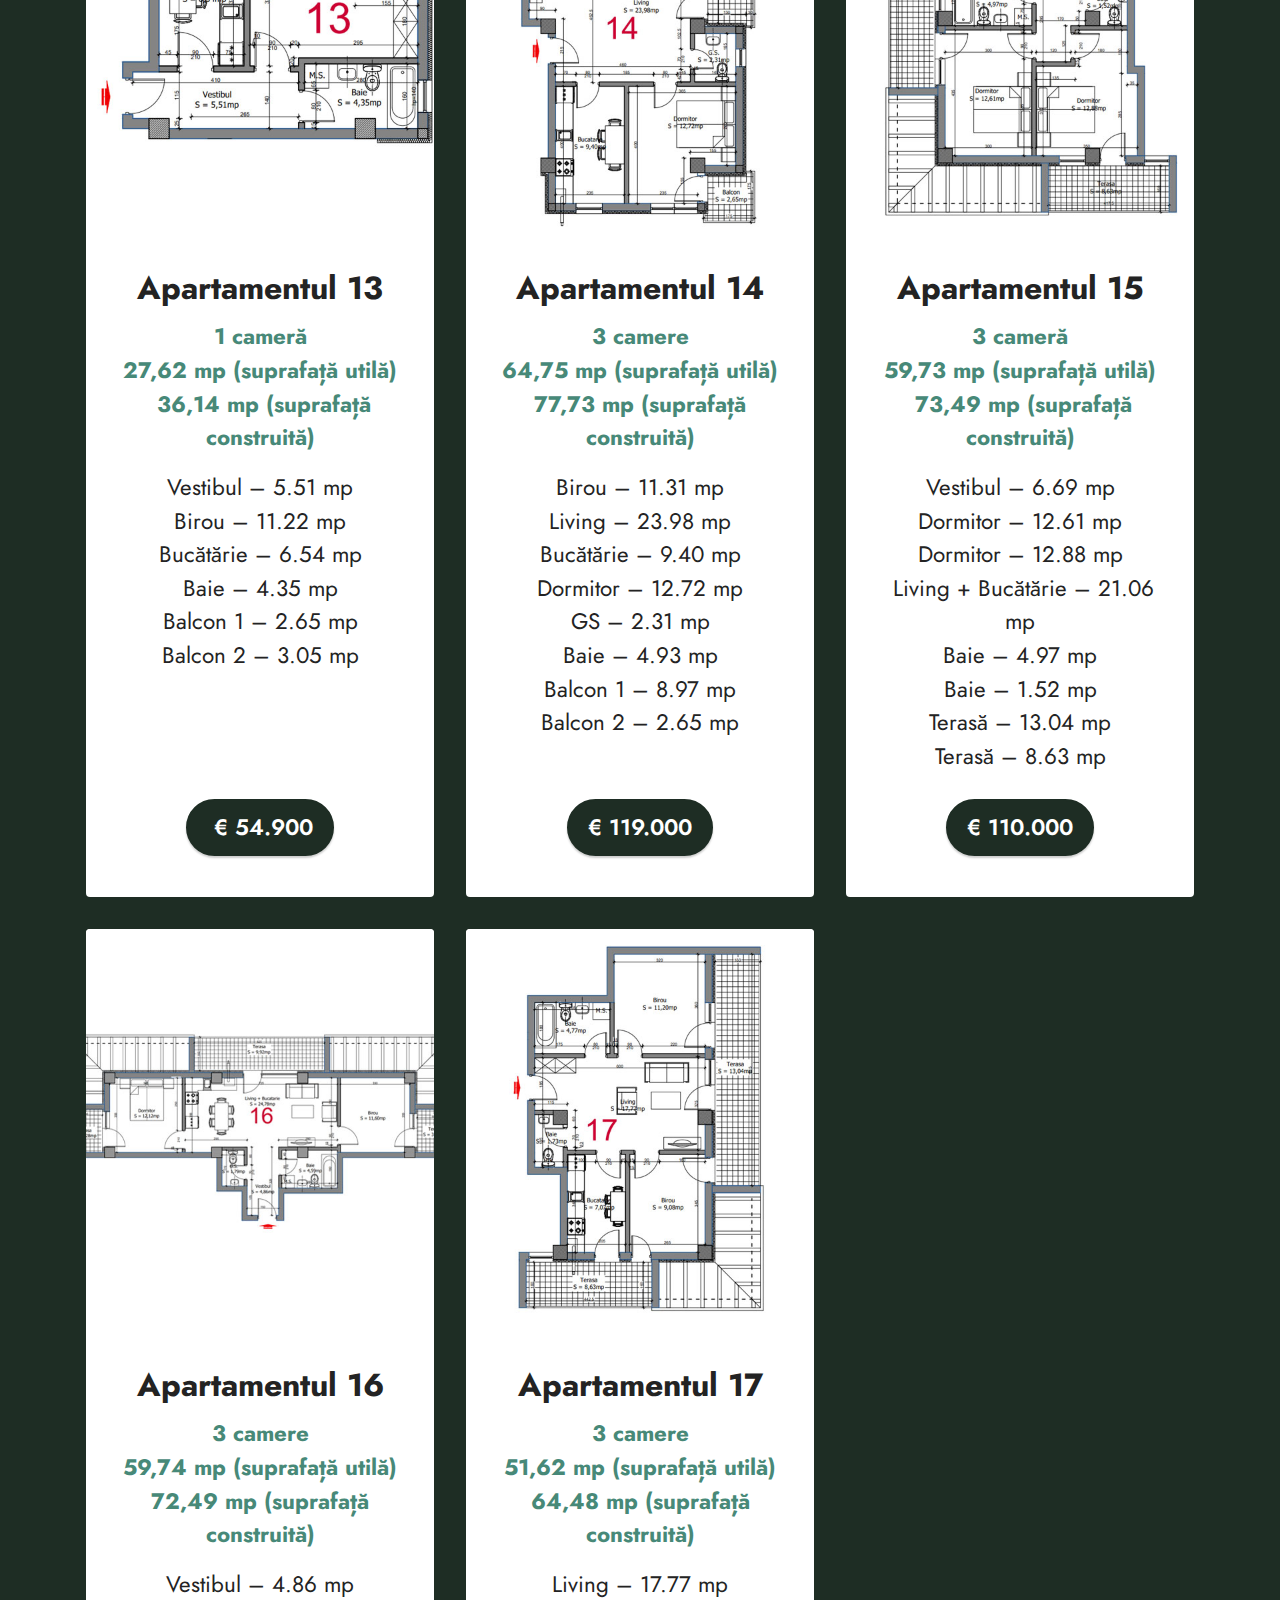
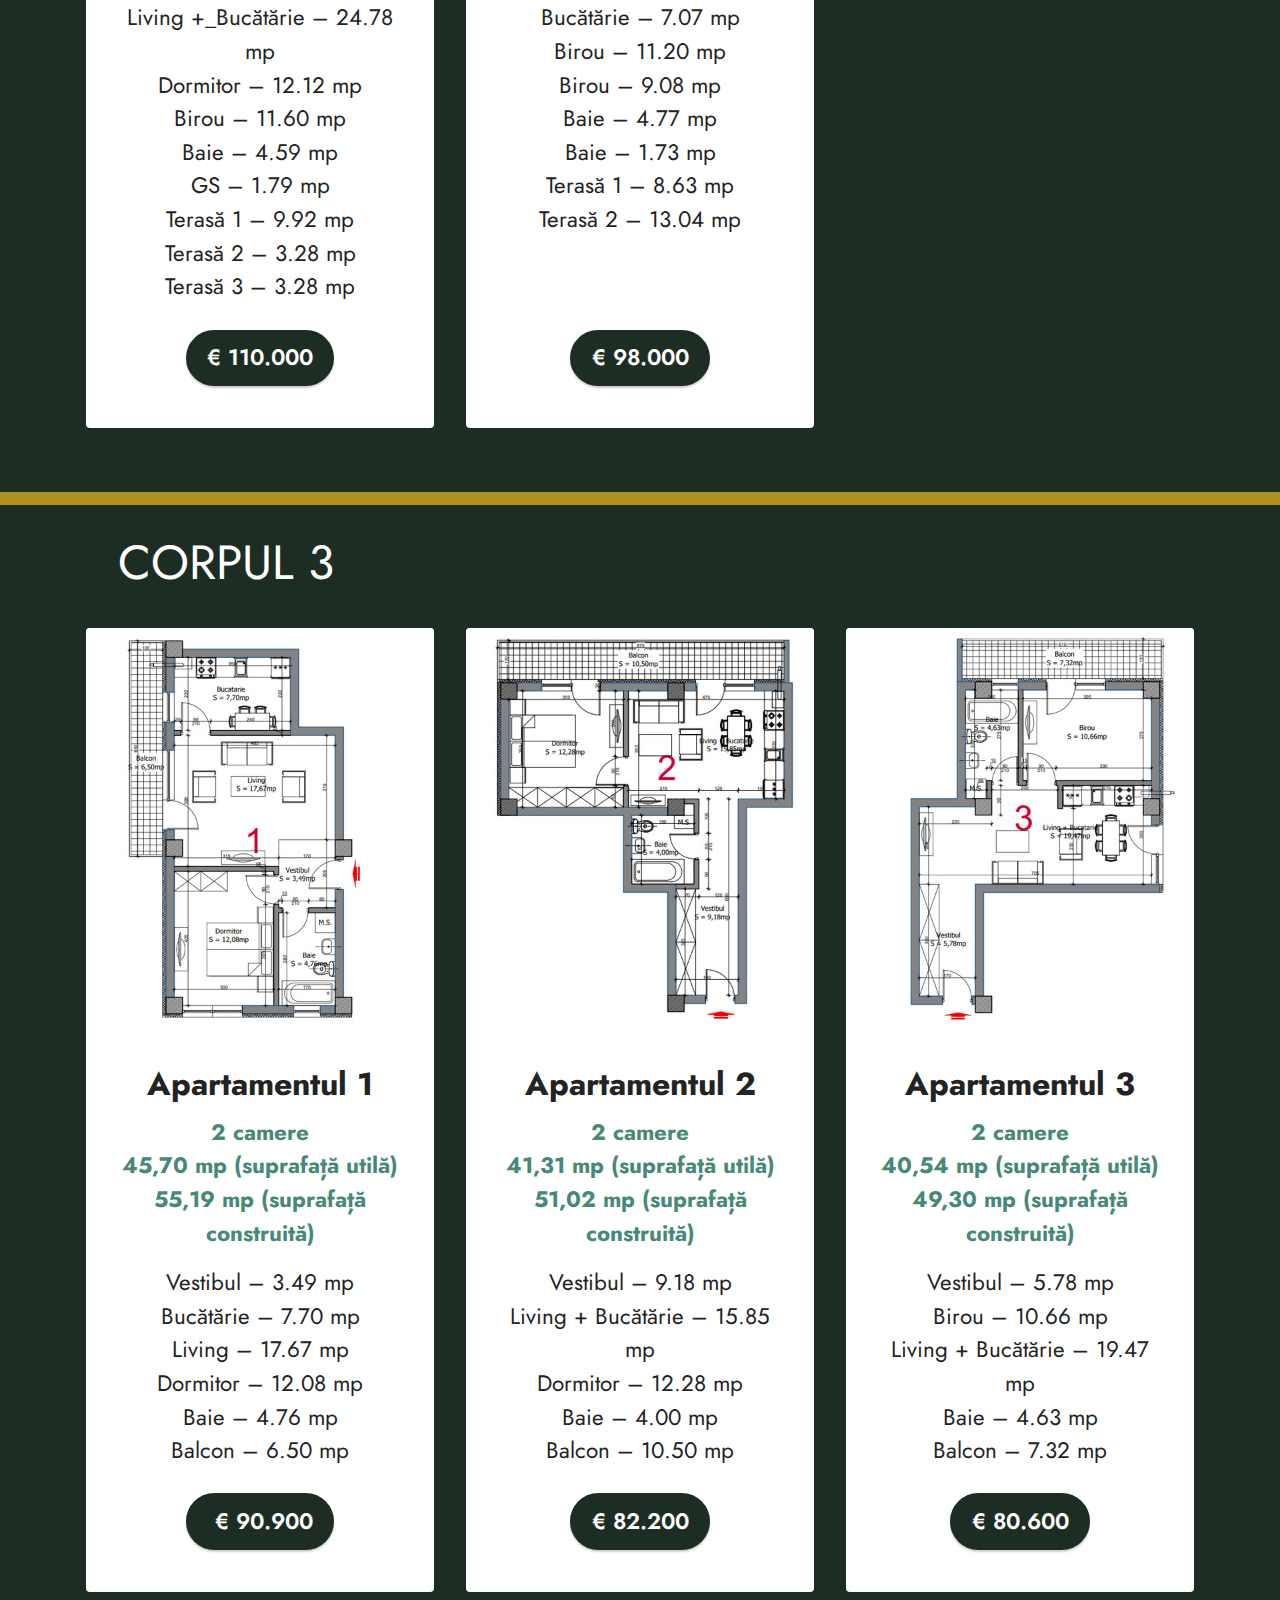
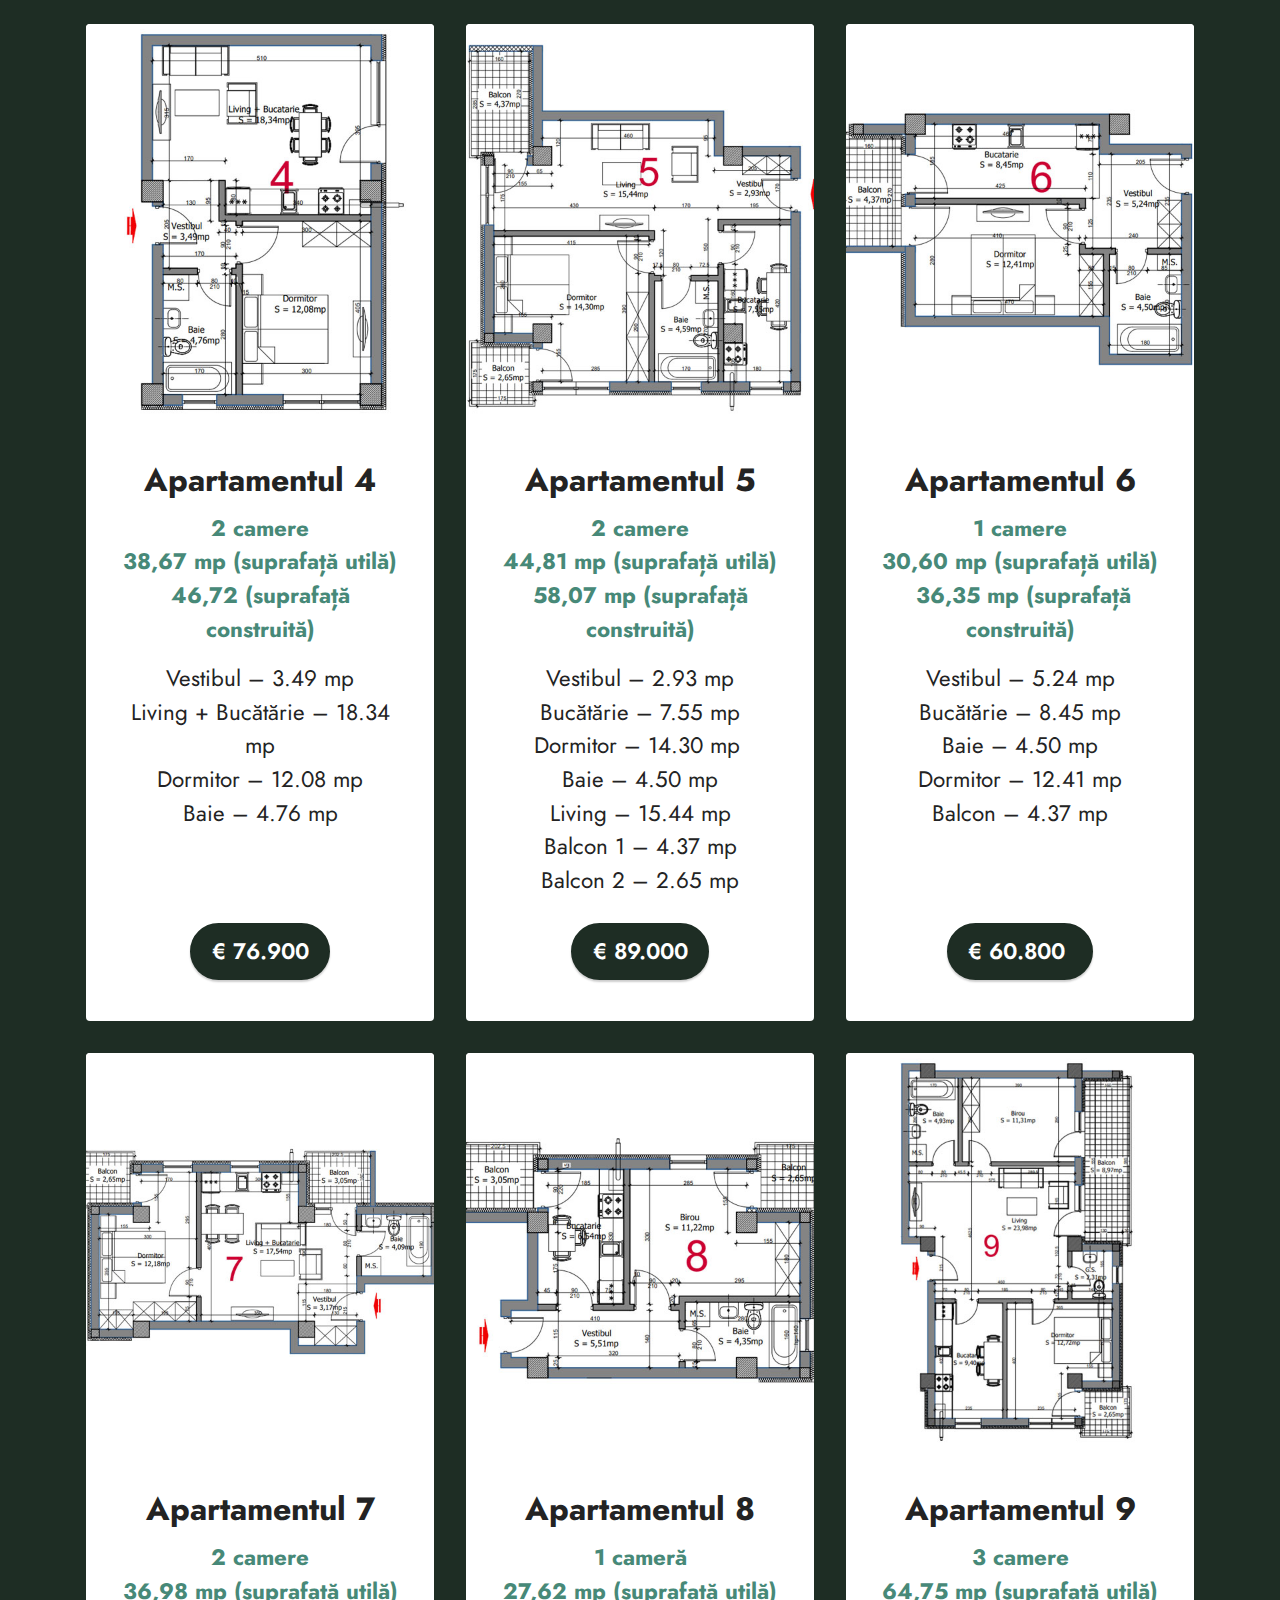
<file: Apartamente.html>
<!DOCTYPE html>
<html>

<head>

    <meta charset="UTF-8">
    <meta http-equiv="X-UA-Compatible" content="IE=edge">

    <meta name="twitter:card" content="summary_large_image" />
    <meta name="twitter:image:src" content="">
    <meta property="og:image" content="">
    <meta name="twitter:title" content="Brătianu Residence | Apartamente">
    <meta name="viewport" content="width=device-width, initial-scale=1, minimum-scale=1">
    <link rel="shortcut icon" href="assets/images/building-1.png" type="image/x-icon">
    <meta name="description"
        content="Ansamblul rezidențial Brătianu Residence este unu dintre cele mai noi proiecte rezidențiale din zona Otopeni. Acesta este compus din 4 blocuri de locuințe moderne, construite cu materiale de calitate. Oferta noastră cuprinde unițăți rezidențiale cu una, două sau trei camere.">


    <title>Brătianu Residence | Apartamente</title>
    <link rel="stylesheet" href="assets/web/assets/mobirise-icons2/mobirise2.css">
    <link rel="stylesheet" href="assets/bootstrap/css/bootstrap.min.css">
    <link rel="stylesheet" href="assets/bootstrap/css/bootstrap-grid.min.css">
    <link rel="stylesheet" href="assets/bootstrap/css/bootstrap-reboot.min.css">
    <link rel="stylesheet" href="assets/dropdown/css/style.css">
    <link rel="stylesheet" href="assets/socicon/css/styles.css">
    <link rel="stylesheet" href="assets/theme/css/style.css">
    <link rel="preload"
        href="https://fonts.googleapis.com/css?family=Mulish:200,300,400,500,600,700,800,900,200i,300i,400i,500i,600i,700i,800i,900i&display=swap"
        as="style" onload="this.onload=null;this.rel='stylesheet'">
    <noscript>
        <link rel="stylesheet"
            href="https://fonts.googleapis.com/css?family=Mulish:200,300,400,500,600,700,800,900,200i,300i,400i,500i,600i,700i,800i,900i&display=swap">
    </noscript>
    <link rel="preload"
        href="https://fonts.googleapis.com/css?family=Jost:100,200,300,400,500,600,700,800,900,100i,200i,300i,400i,500i,600i,700i,800i,900i&display=swap"
        as="style" onload="this.onload=null;this.rel='stylesheet'">
    <noscript>
        <link rel="stylesheet"
            href="https://fonts.googleapis.com/css?family=Jost:100,200,300,400,500,600,700,800,900,100i,200i,300i,400i,500i,600i,700i,800i,900i&display=swap">
    </noscript>
    <link rel="preload" as="style" href="assets/mobirise/css/mbr-additional.css">
    <link rel="stylesheet" href="assets/mobirise/css/mbr-additional.css" type="text/css">




</head>

<body>

    <section data-bs-version="5.1" class="menu menu2 cid-thxCCjQ3px" once="menu" id="menu2-c">

        <nav class="navbar navbar-dropdown navbar-fixed-top navbar-expand-lg">
            <div class="container">
                <div class="navbar-brand">
                    <span class="navbar-logo">
                        <a href="index.html#top">
                            <img src="assets/images/building-1.png" alt="Brătianu Residence" style="height: 4.1rem;">
                        </a>
                    </span>
                    <span class="navbar-caption-wrap"><a class="navbar-caption text-black text-primary display-1"
                            href="index.html#top">Brătianu<br>Residence</a></span>
                </div>
                <button class="navbar-toggler" type="button" data-toggle="collapse" data-bs-toggle="collapse"
                    data-target="#navbarSupportedContent" data-bs-target="#navbarSupportedContent"
                    aria-controls="navbarNavAltMarkup" aria-expanded="false" aria-label="Toggle navigation">
                    <div class="hamburger">
                        <span></span>
                        <span></span>
                        <span></span>
                        <span></span>
                    </div>
                </button>
                <div class="collapse navbar-collapse" id="navbarSupportedContent">
                    <ul class="navbar-nav nav-dropdown" data-app-modern-menu="true">
                        <li class="nav-item"><a class="nav-link link text-black text-primary display-4"
                                href="index.html">Acasă</a></li>
                        <li class="nav-item dropdown"><a class="nav-link link dropdown-toggle text-black display-4"
                                href="https://mobiri.se" data-toggle="dropdown-submenu" data-bs-toggle="dropdown"
                                data-bs-auto-close="outside" aria-expanded="false">Apartamente</a>
                            <div class="dropdown-menu" aria-labelledby="dropdown-330"><a
                                    class="dropdown-item text-black text-primary display-4"
                                    href="Apartamente.html#custom-html-f">CORPUL 1<br></a><a
                                    class="dropdown-item text-black text-primary display-4"
                                    href="Apartamente.html#custom-html-14">CORPUL 2<br></a><a
                                    class="dropdown-item text-black text-primary display-4"
                                    href="Apartamente.html#custom-html-16">CORPUL 3<br></a><a
                                    class="dropdown-item text-black text-primary display-4"
                                    href="Apartamente.html#custom-html-19">CORPUL 4<br></a></div>
                        </li>
                        <li class="nav-item"><a class="nav-link link text-black text-primary display-4"
                                href="contact.html">Contact</a>
                        </li>
                    </ul>

                    <div class="navbar-buttons mbr-section-btn"><a class="btn btn-success display-4"
                            href="tel:+40 765 151 880"><span
                                class="mobi-mbri mobi-mbri-phone mbr-iconfont mbr-iconfont-btn"></span>SUNĂ ACUM</a>
                    </div>
                </div>
            </div>
        </nav>
    </section>

    <section class="mbr-section article content1 cid-thxD4K4cDq" id="custom-html-f">



        <div>
            <div class="col-md-12 col-12 container-fluid">
                <div class="mbr-text ">
                    <h2 class="mbr-fonts-style block-title align-center apartamente display-2 up">Apartamente</h2>
                </div>
            </div>
            <div class="row">
                <div class="container-fluid d-flex justify-content-center col-md-12 spacer up">
                    <div class="row">
                        <div class="col-12 col-md-12 justify-content-center">
                            <a class="btn btn-success meniu mobile-btn" href="#corpul1">Corpul 1</a>
                            <a class="btn btn-success meniu mobile-btn" href="#corpul2">Corpul 2</a>
                            <a class="btn btn-success meniu mobile-btn" href="#corpul3">Corpul 3</a>
                            <a class="btn btn-success meniu mobile-btn" href="#corpul4">Corpul 4</a>
                        </div>
                    </div>
                </div>
            </div>


        </div>
        <div class="container-flui col-12">
            <div class="row">
                <div class="orange-bar"></div>
            </div>
        </div>

    </section>

    <section data-bs-version="5.1" class="features4 cid-thPmWV0t33" id="features4-q">


        <div class="container">

            <!--TITLU -->
            <div class="col-md-12 col-12 container-fluid d-flex titlu" id="corpul1">
                <div class="mbr-text ">
                    <h2 class="mbr-fonts-style block-title align-center apartamente display-2 up">Corpul 1</h2>
                </div>
            </div>
            <div class="row mt-4">
                <div class="item features-image сol-12 col-md-6 col-lg-4">
                    <div class="item-wrapper">
                        <div class="item-img">
                            <img src="assets/images/1.jpg" alt="" title="">
                        </div>
                        <div class="item-content">
                            <h5 class="item-title mbr-fonts-style display-5"><strong>Apartamentul 1</strong></h5>
                            <h6 class="item-subtitle mbr-fonts-style mt-1 display-7"><strong>1
                                    cameră</strong>&nbsp;<br><strong>32,42 mp (suprafață utilă)<br>&nbsp;39,83 mp
                                    (suprafață construită)</strong></h6>
                            <p class="mbr-text mbr-fonts-style mt-3 display-7">Vestibul&nbsp;– 2.64
                                mp<br>Bucătărie&nbsp;– 12.94 mp<br>Dormitor&nbsp;– 12.08 mp<br>Baie&nbsp;– 4.64 mp</p>
                        </div>
                        <div class="mbr-section-btn item-footer mt-2"><a class="btn item-btn btn-success display-7">€
                                64.500</a></div>
                    </div>
                </div>
                <div class="item features-image сol-12 col-md-6 col-lg-4">
                    <div class="item-wrapper">
                        <div class="item-img">
                            <img src="assets/images/2-2.jpeg" alt="" title="">
                        </div>
                        <div class="item-content">
                            <h5 class="item-title mbr-fonts-style display-5"><strong>Apartamentul 2</strong></h5>
                            <h6 class="item-subtitle mbr-fonts-style mt-1 display-7"><strong>3 camere
                                </strong><br><strong>52,66 mp (suprafață utilă)<br>63,25 mp (suprafață
                                    construită)</strong></h6>
                            <p class="mbr-text mbr-fonts-style mt-3 display-7">Vestibul&nbsp;– 3.55 mp<br>Living +
                                Bucătărie&nbsp;– 20.98 mp<br>Dormitor – 13.19 mp<br>Birou&nbsp;– 10.89
                                mp&nbsp;<br>Baie&nbsp;– 4.05 mp<br>Terasă&nbsp;– 18.38 mp</p>
                        </div>
                        <div class="mbr-section-btn item-footer mt-2"><a class="btn item-btn btn-success display-7">€
                                99.000</a></div>
                    </div>
                </div>
                <div class="item features-image сol-12 col-md-6 col-lg-4">

                    <div class="item-wrapper overlay">
                        <div class="item-img">
                            <img src="assets/images/3.jpg" alt="" title="">
                        </div>
                        <div class="item-content">
                            <h5 class="item-title mbr-fonts-style display-5"><strong>Apartamentul 3</strong></h5>
                            <h6 class="item-subtitle mbr-fonts-style mt-1 display-7"><strong>2
                                    camere&nbsp;</strong><br><strong>40,54 mp (suprafață utilă)<br>63,25 mp (suprafață
                                    construită)</strong></h6>
                            <p class="mbr-text mbr-fonts-style mt-3 display-7">Vestibul&nbsp;– 5.78 mp<br>Birou&nbsp;–
                                10.66 mp<br>Living + Bucătărie&nbsp;– 19.47 mp<br>Baie&nbsp;– 4.63 mp<br>Balcon&nbsp;–
                                7.32 mp</p>
                        </div>
                        <div class="mbr-section-btn item-footer mt-2"><a
                                class="btn item-btn btn-success display-7">Vândut</a></div>
                    </div>
                </div>
                <div class="item features-image сol-12 col-md-6 col-lg-4">
                    <div class="item-wrapper">
                        <div class="item-img">
                            <img src="assets/images/4.jpg" alt="" title="">
                        </div>
                        <div class="item-content">
                            <h5 class="item-title mbr-fonts-style display-5"><strong>Apartamentul 4</strong></h5>
                            <h6 class="item-subtitle mbr-fonts-style mt-1 display-7"><strong>2 camere <br>44,81 mp
                                    (suprafață utilă)&nbsp;<br>58,07 mp (suprafață construită)</strong></h6>
                            <p class="mbr-text mbr-fonts-style mt-3 display-7">Vestibul&nbsp;– 2.93
                                mp<br>Bucătărie&nbsp;– 7.55 mp<br>Dormitor&nbsp;– 14.30 mp<br>Baie&nbsp;– 4.59
                                mp<br>Living – 15.44 mp<br>Balcon 1 – 4.37<br>Balcon 2 – 2.65<br></p>
                        </div>
                        <div class="mbr-section-btn item-footer mt-2"><a class="btn item-btn btn-success display-7">€
                                84.200</a></div>
                    </div>
                </div>
                <div class="item features-image сol-12 col-md-6 col-lg-4">
                    <div class="item-wrapper">
                        <div class="item-img">
                            <img src="assets/images/5.jpg" alt="" title="">
                        </div>
                        <div class="item-content">
                            <h5 class="item-title mbr-fonts-style display-5"><strong>Apartamentul 5</strong></h5>
                            <h6 class="item-subtitle mbr-fonts-style mt-1 display-7"><strong>1 cameră <br>29,89 mp
                                    (suprafață utilă)<br>35,63 mp (suprafață construită)</strong></h6>
                            <p class="mbr-text mbr-fonts-style mt-3 display-7">Vestibul&nbsp;– 4.81
                                mp<br>Bucătărie&nbsp;– 8.43 mp<br>Dormitor – 12.15 mp&nbsp;<br>Baie&nbsp;– 4.50
                                mp<br>Balcon – 4.37 mp</p>
                        </div>
                        <div class="mbr-section-btn item-footer mt-2"><a class="btn item-btn btn-success display-7">€
                                59.400</a></div>
                    </div>
                </div>
                <div class="item features-image сol-12 col-md-6 col-lg-4">

                    <div class="item-wrapper overlay">
                        <div class="item-img">
                            <img src="assets/images/6.jpg" alt="" title="">
                        </div>
                        <div class="item-content">
                            <h5 class="item-title mbr-fonts-style display-5"><strong>Apartamentul 6</strong></h5>
                            <h6 class="item-subtitle mbr-fonts-style mt-1 display-7"><strong>1 camere&nbsp;<br> 29,07 mp
                                    (suprafață utilă)<br>&nbsp;38,17 mp (suprafață construită)</strong></h6>
                            <p class="mbr-text mbr-fonts-style mt-3 display-7">Hol – 2.46 mp<br>Bucătărie&nbsp;– 11.70
                                mp<br>Baie&nbsp;– 2.47 mp<br>Dormitor&nbsp;– 12.44 mp<br>Balcon 1 – 2.65 mp<br>Balcon 2
                                – 3.05 mp<br></p>
                        </div>
                        <div class="mbr-section-btn item-footer mt-2"><a
                                class="btn item-btn btn-success display-7">Vândut</a></div>
                    </div>
                </div>
                <div class="item features-image сol-12 col-md-6 col-lg-4">
                    <div class="item-wrapper">
                        <div class="item-img">
                            <img src="assets/images/7.jpg" alt="" title="">
                        </div>
                        <div class="item-content">
                            <h5 class="item-title mbr-fonts-style display-5"><strong>Apartamentul 7</strong></h5>
                            <h6 class="item-subtitle mbr-fonts-style mt-1 display-7"><strong>1 cameră <br>28,30 mp
                                    (suprafață utilă)<br>36,45 mp (suprafață construită)</strong></h6>
                            <p class="mbr-text mbr-fonts-style mt-3 display-7">Bucătărie&nbsp;– 10.67
                                mp<br>Dormitor&nbsp;– 12.21 mp<br>Baie&nbsp;– 5.42 mp<br>Balcon 1&nbsp;– 2.65
                                mp<br>Balcon 2&nbsp;– 3.05 mp</p>
                        </div>
                        <div class="mbr-section-btn item-footer mt-2"><a class="btn item-btn btn-success display-7">€
                                56.317</a></div>
                    </div>
                </div>
                <div class="item features-image сol-12 col-md-6 col-lg-4">
                    <div class="item-wrapper">
                        <div class="item-img">
                            <img src="assets/images/8.jpg" alt="" title="">
                        </div>
                        <div class="item-content">
                            <h5 class="item-title mbr-fonts-style display-5"><strong>Apartamentul 8</strong></h5>
                            <h6 class="item-subtitle mbr-fonts-style mt-1 display-7"><strong>3 camere <br>58,45 mp
                                    (suprafață utilă)<br>71,15 mp (suprafață construită)</strong></h6>
                            <p class="mbr-text mbr-fonts-style mt-3 display-7">Birou – 10.58
                                mp<br>&nbsp;Bucătărie&nbsp;– 9.40 mp<br>Dormitor– 12.72 mp<br>Baie&nbsp;– 4.17
                                mp<br>Living&nbsp;– 19.27 mp<br>GS&nbsp;– 2.31 mp<br>Balcon 1&nbsp;– 8.97 mp<br>Balcon
                                2&nbsp;– 2.65 mp</p>
                        </div>
                        <div class="mbr-section-btn item-footer mt-2"><a class="btn item-btn btn-success display-7">€
                                108.000</a></div>
                    </div>
                </div>
                <div class="item features-image сol-12 col-md-6 col-lg-4">

                    <div class="item-wrapper">
                        <div class="item-img">
                            <img src="assets/images/9.jpg" alt="" title="">
                        </div>
                        <div class="item-content">
                            <h5 class="item-title mbr-fonts-style display-5"><strong>Apartamentul 9</strong></h5>
                            <h6 class="item-subtitle mbr-fonts-style mt-1 display-7"><strong>2 camere <br>44,81 mp
                                    (suprafață utilă)<br>58,07 mp (suprafață construită)</strong></h6>
                            <p class="mbr-text mbr-fonts-style mt-3 display-7">Vestibul&nbsp;– 2.93 mp<br>Living – 15.44
                                mp<br>Bucătărie&nbsp;– 7.55 mp<br>Dormitor&nbsp;– 14.30 mp<br>Baie&nbsp;– 4.59
                                mp<br>Balcon 1&nbsp;– 4.37 mp<br>Balcon 2&nbsp;– 2.65 mp</p>
                        </div>
                        <div class="mbr-section-btn item-footer mt-2"><a class="btn item-btn btn-success display-7">€
                                84.200</a></div>
                    </div>
                </div>
                <div class="item features-image сol-12 col-md-6 col-lg-4">
                    <div class="item-wrapper">
                        <div class="item-img">
                            <img src="assets/images/10.jpg" alt="" title="">
                        </div>
                        <div class="item-content">
                            <h5 class="item-title mbr-fonts-style display-5"><strong>Apartamentul 10</strong></h5>
                            <h6 class="item-subtitle mbr-fonts-style mt-1 display-7"><strong>1 cameră <br>29,89 mp
                                    (suprafață utilă)<br>35,63 mp (suprafață construită)</strong></h6>
                            <p class="mbr-text mbr-fonts-style mt-3 display-7">Vestibul&nbsp; – 4.81
                                mp<br>Bucătărie&nbsp;– 8.43 mp<br>Dormitor&nbsp;– 12.05 mp<br>Baie&nbsp;– 4.50
                                mp<br>Balcon&nbsp;– 4.37</p>
                        </div>
                        <div class="mbr-section-btn item-footer mt-2"><a class="btn item-btn btn-success display-7">€
                                59.400</a></div>
                    </div>
                </div>
                <div class="item features-image сol-12 col-md-6 col-lg-4">
                    <div class="item-wrapper">
                        <div class="item-img">
                            <img src="assets/images/11.jpg" alt="" title="">
                        </div>
                        <div class="item-content">
                            <h5 class="item-title mbr-fonts-style display-5"><strong>Apartamentul 11</strong></h5>
                            <h6 class="item-subtitle mbr-fonts-style mt-1 display-7"><strong>1 cameră <br>29,07 mp
                                    (suprafață utilă)<br>38,17 mp (suprafață construită)</strong></h6>
                            <p class="mbr-text mbr-fonts-style mt-3 display-7">Hol – 2.46 mp<br>&nbsp;Bucătărie&nbsp;–
                                11.70 mp<br>Dormitor – 12.44 mp<br>Baie&nbsp;– 2.47 mp<br>Balcon 1&nbsp;– 2.65
                                mp<br>Balcon 2&nbsp;– 3.05 mp</p>
                        </div>
                        <div class="mbr-section-btn item-footer mt-2"><a class="btn item-btn btn-success display-7">€
                                59.000</a></div>
                    </div>
                </div>
                <div class="item features-image сol-12 col-md-6 col-lg-4">

                    <div class="item-wrapper">
                        <div class="item-img">
                            <img src="assets/images/12.jpg" alt="" title="">
                        </div>
                        <div class="item-content">
                            <h5 class="item-title mbr-fonts-style display-5"><strong>Apartamentul 12</strong></h5>
                            <h6 class="item-subtitle mbr-fonts-style mt-1 display-7"><strong>1 cameră <br>28,30 mp
                                    (suprafață utilă)<br>&nbsp;36,45 mp (suprafață construită)</strong></h6>
                            <p class="mbr-text mbr-fonts-style mt-3 display-7">Dormitor&nbsp;– 12.21
                                mp<br>&nbsp;Bucătărie&nbsp;– 10.67 mp<br>Baie&nbsp;– 5.42 mp<br>Balcon 1 – 2.65
                                mp<br>Balcon 2 – 3.05 mp<br></p>
                        </div>
                        <div class="mbr-section-btn item-footer mt-2"><a class="btn item-btn btn-success display-7">€
                                56.317</a></div>
                    </div>
                </div>
                <div class="item features-image сol-12 col-md-6 col-lg-4">
                    <div class="item-wrapper">
                        <div class="item-img">
                            <img src="assets/images/13.jpg" alt="" title="">
                        </div>
                        <div class="item-content">
                            <h5 class="item-title mbr-fonts-style display-5"><strong>Apartamentul 13</strong></h5>
                            <h6 class="item-subtitle mbr-fonts-style mt-1 display-7"><strong>3 camere <br>58,45 mp
                                    (suprafață utilă)<br>&nbsp;71,15 mp (suprafață construită)</strong></h6>
                            <p class="mbr-text mbr-fonts-style mt-3 display-7">Birou – 10.58 mp<br>Bucătărie&nbsp;– 9.40
                                mp<br>Dormitor&nbsp;– 12.72 mp<br>Baie&nbsp;– 4.17 mp<br>Living – 19.27 mp<br>GS – 2.31
                                mp<br>Balcon 1 – 8.97 mp<br>Balcon 2 – 2.65 mp</p>
                        </div>
                        <div class="mbr-section-btn item-footer mt-2"><a class="btn item-btn btn-success display-7">€
                                108.000&nbsp;</a></div>
                    </div>
                </div>
                <div class="item features-image сol-12 col-md-6 col-lg-4">
                    <div class="item-wrapper">
                        <div class="item-img">
                            <img src="assets/images/14.jpg" alt="" title="">
                        </div>
                        <div class="item-content">
                            <h5 class="item-title mbr-fonts-style display-5"><strong>Apartamentul 14</strong></h5>
                            <h6 class="item-subtitle mbr-fonts-style mt-1 display-7"><strong>3 camere <br>56,77 mp
                                    (suprafață utilă)</strong><br><strong>70,42 mp (suprafață construită)</strong></h6>
                            <p class="mbr-text mbr-fonts-style mt-3 display-7">Vestibul&nbsp;– 6.69 mp<br>Living +
                                Bucătărie&nbsp;– 18.10 mp<br>Dormitor – 12.88 mp<br>Dormitor – 12.61 mp<br>Baie&nbsp;–
                                4.97 mp<br>Baie&nbsp;– 1.52 mp&nbsp;<br>Terasă 1 – 13.04 mp<br>Terasă 2 – 8.63 mp<br>
                            </p>
                        </div>
                        <div class="mbr-section-btn item-footer mt-2"><a class="btn item-btn btn-success display-7">€
                                107.000</a></div>
                    </div>
                </div>
                <div class="item features-image сol-12 col-md-6 col-lg-4">

                    <div class="item-wrapper">
                        <div class="item-img">
                            <img src="assets/images/15.jpg" alt="" title="">
                        </div>
                        <div class="item-content">
                            <h5 class="item-title mbr-fonts-style display-5"><strong>Apartamentul 15</strong></h5>
                            <h6 class="item-subtitle mbr-fonts-style mt-1 display-7"><strong>3 camere <br>49,90 mp
                                    (suprafață utilă)</strong><br><strong>62,92 mp (suprafață construită)</strong></h6>
                            <p class="mbr-text mbr-fonts-style mt-3 display-7">Vestibul – 2.76 mp<br>Living +
                                Bucătărie&nbsp;– 19.43 mp<br>Baie&nbsp;– 3.97 mp<br>Birou&nbsp;– 10.83
                                mp<br>Birou&nbsp;– 11.12 mp<br>GS&nbsp;– 1.79 mp<br>Terasă 1&nbsp;– 9.92 mp<br>Terasă
                                2&nbsp;– 3.28 mp<br>Terasă 3&nbsp;– 3.28 mp</p>
                        </div>
                        <div class="mbr-section-btn item-footer mt-2"><a class="btn item-btn btn-success display-7">€
                                94.800</a></div>
                    </div>
                </div>
                <div class="item features-image сol-12 col-md-6 col-lg-4">
                    <div class="item-wrapper">
                        <div class="item-img">
                            <img src="assets/images/16.jpg" alt="" title="">
                        </div>
                        <div class="item-content">
                            <h5 class="item-title mbr-fonts-style display-5"><strong>Apartamentul 16</strong></h5>
                            <h6 class="item-subtitle mbr-fonts-style mt-1 display-7"><strong>3 camere <br>50,82 mp
                                    (suprafață utilă)<br>61,54 mp (suprafață construită)</strong></h6>
                            <p class="mbr-text mbr-fonts-style mt-3 display-7">Living&nbsp;– 17.77
                                mp<br>Bucătărie&nbsp;– 7.07 mp<br>Birou&nbsp;– 10.40 mp<br>Birou&nbsp;– 9.08
                                mp<br>Baie&nbsp;– 4.64 mp<br>Baie – 1.73 mp<br>Terasă&nbsp;– 8.63 mp<br>Terasă&nbsp;–
                                13.04 mp&nbsp;</p>
                        </div>
                        <div class="mbr-section-btn item-footer mt-2"><a
                                class="btn item-btn btn-success display-7">&nbsp;€ 96.500</a></div>
                    </div>
                </div>






            </div>
        </div>
    </section>

    <section class="mbr-section article content1 cid-tilzrnna0O" id="custom-html-14">




        <div class="container-flui col-12">
            <div class="row">
                <div class="orange-bar"></div>
            </div>
        </div>
    </section>

    <section data-bs-version="5.1" class="features4 cid-thU9zo4kEE" id="features4-t">


        <div class="container">

            <!--TITLU -->
            <div class="col-md-12 col-12 container-fluid d-flex titlu" id="corpul2">
                <div class="mbr-text ">
                    <h2 class="mbr-fonts-style block-title align-center apartamente display-2 up">Corpul 2</h2>
                </div>
            </div>
            <div class="row mt-4">
                <div class="item features-image сol-12 col-md-6 col-lg-4">
                    <div class="item-wrapper">
                        <div class="item-img">
                            <img src="assets/images/corp2-ap-1.jpg" alt="" title="">
                        </div>
                        <div class="item-content">
                            <h5 class="item-title mbr-fonts-style display-5"><strong>Apartamentul 1</strong></h5>
                            <h6 class="item-subtitle mbr-fonts-style mt-1 display-7"><strong>2 camere <br>45,70 mp
                                    (suprafață utilă)<br>&nbsp;55,19 mp (suprafață construită)</strong></h6>
                            <p class="mbr-text mbr-fonts-style mt-3 display-7">Vestibul&nbsp;– 3.49
                                mp<br>Bucătărie&nbsp;– 7.70 mp<br>Living&nbsp;– 17.67 mp<br>Dormitor&nbsp;– 12.08
                                mp<br>Baie&nbsp;– 4.76 mp<br>Balcon&nbsp;– 6.50 mp</p>
                        </div>
                        <div class="mbr-section-btn item-footer mt-2"><a
                                class="btn item-btn btn-success display-7">&nbsp;€ 90.900</a></div>
                    </div>
                </div>
                <div class="item features-image сol-12 col-md-6 col-lg-4">
                    <div class="item-wrapper">
                        <div class="item-img">
                            <img src="assets/images/corp2-ap-2.jpg" alt="" title="">
                        </div>
                        <div class="item-content">
                            <h5 class="item-title mbr-fonts-style display-5"><strong>Apartamentul 2</strong></h5>
                            <h6 class="item-subtitle mbr-fonts-style mt-1 display-7"><strong>2 camere <br>41,31 mp
                                    (suprafață utilă)<br>&nbsp;55,19 mp (suprafață construită)</strong></h6>
                            <p class="mbr-text mbr-fonts-style mt-3 display-7">Vestibul&nbsp;– 9.18 mp<br>Living +
                                Bucătărie&nbsp;– 15.85 mp<br>Dormitor – 12.28 mp<br>Baie&nbsp;– 4.00 mp<br>Balcon –
                                10.50 mp</p>
                        </div>
                        <div class="mbr-section-btn item-footer mt-2"><a class="btn item-btn btn-success display-7">€
                                82.200</a></div>
                    </div>
                </div>
                <div class="item features-image сol-12 col-md-6 col-lg-4">

                    <div class="item-wrapper">
                        <div class="item-img">
                            <img src="assets/images/corp2-ap-3.jpg" alt="" title="">
                        </div>
                        <div class="item-content">
                            <h5 class="item-title mbr-fonts-style display-5"><strong>Apartamentul 3</strong></h5>
                            <h6 class="item-subtitle mbr-fonts-style mt-1 display-7"><strong>2 camere <br>40,54 mp
                                    (suprafață utilă)<br>49,30 mp (suprafață construită)</strong></h6>
                            <p class="mbr-text mbr-fonts-style mt-3 display-7">Vestibul&nbsp;– 5.78 mp<br>Birou&nbsp;–
                                10.66 mp<br>Living + Bucătărie&nbsp;– 19.47 mp<br>Baie&nbsp;– 4.63 mp<br>Balcon&nbsp;–
                                7.32 mp</p>
                        </div>
                        <div class="mbr-section-btn item-footer mt-2"><a class="btn item-btn btn-success display-7">€
                                80.600</a></div>
                    </div>
                </div>
                <div class="item features-image сol-12 col-md-6 col-lg-4">
                    <div class="item-wrapper overlay">
                        <div class="item-img">
                            <img src="assets/images/corp2-ap-4.jpg" alt="" title="">
                        </div>
                        <div class="item-content">
                            <h5 class="item-title mbr-fonts-style display-5"><strong>Apartamentul 4</strong></h5>
                            <h6 class="item-subtitle mbr-fonts-style mt-1 display-7"><strong>2 camere <br>38,67 mp
                                    (suprafață utilă)<br>46,72 mp (suprafață construită)</strong></h6>
                            <p class="mbr-text mbr-fonts-style mt-3 display-7">Vestibul&nbsp;– 3.49 mp<br>Living +
                                Bucătărie&nbsp;– 18.34 mp<br>Dormitor&nbsp;– 12.08 mp<br>Baie&nbsp;– 4.76 mp</p>
                            <p><br><br></p>
                            <p></p>
                        </div>
                        <div class="mbr-section-btn item-footer mt-2"><a
                                class="btn item-btn btn-success display-7">Vândut</a></div>
                    </div>
                </div>
                <div class="item features-image сol-12 col-md-6 col-lg-4">
                    <div class="item-wrapper">
                        <div class="item-img">
                            <img src="assets/images/corp2-ap-5.jpg" alt="" title="">
                        </div>
                        <div class="item-content">
                            <h5 class="item-title mbr-fonts-style display-5"><strong>Apartamentul 5</strong></h5>
                            <h6 class="item-subtitle mbr-fonts-style mt-1 display-7"><strong>2 camere <br>44,81 mp
                                    (suprafață utilă)<br>58,07 mp (suprafață construită)</strong></h6>
                            <p class="mbr-text mbr-fonts-style mt-3 display-7">Vestibul&nbsp;– 2.93
                                mp<br>Bucătărie&nbsp;– 7.55 mp<br>Dormitor – 14.30 mp&nbsp;<br>Baie&nbsp;– 4.50
                                mp<br>Living – 15.44 mp<br>Balcon 1&nbsp;– 4.37 mp<br>Balcon 2&nbsp;– 2.65 mp</p>
                        </div>
                        <div class="mbr-section-btn item-footer mt-2"><a class="btn item-btn btn-success display-7">€
                                89.000</a></div>
                    </div>
                </div>
                <div class="item features-image сol-12 col-md-6 col-lg-4">

                    <div class="item-wrapper overlay">
                        <div class="item-img">
                            <img src="assets/images/corp2-ap-6.jpg" alt="" title="">
                        </div>
                        <div class="item-content">
                            <h5 class="item-title mbr-fonts-style display-5"><strong>Apartamentul 6</strong></h5>
                            <h6 class="item-subtitle mbr-fonts-style mt-1 display-7"><strong>1 camere <br>30,60 mp
                                    (suprafață utilă)<br>&nbsp;36,35 mp (suprafață construită)</strong></h6>
                            <p class="mbr-text mbr-fonts-style mt-3 display-7">Vestibul – 5.24 mp<br>Bucătărie&nbsp;–
                                8.45 mp<br>Baie&nbsp;– 4.50 mp<br>Dormitor&nbsp;– 12.41 mp<br>Balcon – 4.37 mp<br><br>
                            </p>
                        </div>
                        <div class="mbr-section-btn item-footer mt-2"><a
                                class="btn item-btn btn-success display-7">Vândut</a></div>
                    </div>
                </div>
                <div class="item features-image сol-12 col-md-6 col-lg-4">
                    <div class="item-wrapper">
                        <div class="item-img">
                            <img src="assets/images/corp2-ap-7.jpg" alt="" title="">
                        </div>
                        <div class="item-content">
                            <h5 class="item-title mbr-fonts-style display-5"><strong>Apartamentul 7</strong></h5>
                            <h6 class="item-subtitle mbr-fonts-style mt-1 display-7"><strong>2 camere <br>36,98 mp
                                    (suprafață utilă)<br>&nbsp;46,89 mp (suprafață construită)</strong></h6>
                            <p class="mbr-text mbr-fonts-style mt-3 display-7">Vestibul – 3.17 mp<br>Dormitor&nbsp;–
                                12.18 mp<br>Living + Bucătărie&nbsp;– 17.54 mp<br>Baie&nbsp;– 4.09
                                mp&nbsp;<br>Balcon&nbsp; – 2.65 mp<br>Balcon&nbsp; – 3.05 mp</p>
                        </div>
                        <div class="mbr-section-btn item-footer mt-2"><a class="btn item-btn btn-success display-7">€
                                73.500</a></div>
                    </div>
                </div>
                <div class="item features-image сol-12 col-md-6 col-lg-4">
                    <div class="item-wrapper">
                        <div class="item-img">
                            <img src="assets/images/corp2-ap-8.jpg" alt="" title="">
                        </div>
                        <div class="item-content">
                            <h5 class="item-title mbr-fonts-style display-5"><strong>Apartamentul 8</strong></h5>
                            <h6 class="item-subtitle mbr-fonts-style mt-1 display-7"><strong>1 cameră<br>27,62 mp
                                    (suprafață utilă)<br>36,14 mp (suprafață construită)</strong></h6>
                            <p class="mbr-text mbr-fonts-style mt-3 display-7">Vestibul&nbsp;– 5.54 mp<br>Birou – 11.22
                                mp<br>&nbsp;Bucătărie&nbsp;– 6.54 mp<br>Baie&nbsp;– 4.35 mp<br>Balcon 1&nbsp;–
                                2.65mp<br>Balcon 2&nbsp;– 3.05 mp</p>
                        </div>
                        <div class="mbr-section-btn item-footer mt-2"><a class="btn item-btn btn-success display-7">€
                                54.900</a></div>
                    </div>
                </div>
                <div class="item features-image сol-12 col-md-6 col-lg-4">

                    <div class="item-wrapper">
                        <div class="item-img">
                            <img src="assets/images/corp2-ap-9.jpg" alt="" title="">
                        </div>
                        <div class="item-content">
                            <h5 class="item-title mbr-fonts-style display-5"><strong>Apartamentul 9</strong></h5>
                            <h6 class="item-subtitle mbr-fonts-style mt-1 display-7"><strong>3 camere <br>64,75 mp
                                    (suprafață utilă)<br>77,73 mp (suprafață construită)</strong></h6>
                            <p class="mbr-text mbr-fonts-style mt-3 display-7">Birou&nbsp;– 11.31 mp<br>Living – 23.98
                                mp<br>Bucătărie&nbsp;– 9.40 mp<br>Dormitor&nbsp;– 12.72 mp<br>Baie&nbsp;– 4.93
                                mp<br>GS&nbsp;– 2.31 mp<br>Balcon 1&nbsp;– 8.97 mp<br>Balcon 2&nbsp;– 2.65 mp</p>
                        </div>
                        <div class="mbr-section-btn item-footer mt-2"><a class="btn item-btn btn-success display-7">€
                                119.000</a></div>
                    </div>
                </div>
                <div class="item features-image сol-12 col-md-6 col-lg-4">
                    <div class="item-wrapper">
                        <div class="item-img">
                            <img src="assets/images/corp2-ap-10.jpg" alt="" title="">
                        </div>
                        <div class="item-content">
                            <h5 class="item-title mbr-fonts-style display-5"><strong>Apartamentul 10</strong></h5>
                            <h6 class="item-subtitle mbr-fonts-style mt-1 display-7"><strong>2 camere <br>44,81 mp
                                    (suprafață utilă)<br>58,07 mp (suprafață construită)</strong></h6>
                            <p class="mbr-text mbr-fonts-style mt-3 display-7">Vestibul&nbsp; – 2.93
                                mp<br>Bucătărie&nbsp;– 7.55 mp<br>Living&nbsp;– 15.44 mp<br>Dormitor&nbsp;– 14.30
                                mp<br>Baie&nbsp;– 4.59 mp<br>Balcon&nbsp;– 4.37 mp<br>Balcon – 2.65 mp<br></p>
                        </div>
                        <div class="mbr-section-btn item-footer mt-2"><a class="btn item-btn btn-success display-7">€
                                89.000</a></div>
                    </div>
                </div>
                <div class="item features-image сol-12 col-md-6 col-lg-4">
                    <div class="item-wrapper">
                        <div class="item-img">
                            <img src="assets/images/corp2-ap-11.jpg" alt="" title="">
                        </div>
                        <div class="item-content">
                            <h5 class="item-title mbr-fonts-style display-5"><strong>Apartamentul 11</strong></h5>
                            <h6 class="item-subtitle mbr-fonts-style mt-1 display-7"><strong>1 cameră <br>30,60 mp
                                    (suprafață utilă)<br>&nbsp;36,35 mp (suprafață construită)</strong></h6>
                            <p class="mbr-text mbr-fonts-style mt-3 display-7">Vestibul&nbsp;– 5.24
                                mp&nbsp;<br>&nbsp;Bucătărie&nbsp;– 8.45 mp<br>Dormitor – 12.41 mp<br>Baie&nbsp;– 4.50
                                mp<br>Balcon – 4.37 mp<br><br></p>
                        </div>
                        <div class="mbr-section-btn item-footer mt-2"><a class="btn item-btn btn-success display-7">€
                                60.800</a></div>
                    </div>
                </div>
                <div class="item features-image сol-12 col-md-6 col-lg-4">

                    <div class="item-wrapper">
                        <div class="item-img">
                            <img src="assets/images/corp2-ap-12.jpg" alt="" title="">
                        </div>
                        <div class="item-content">
                            <h5 class="item-title mbr-fonts-style display-5"><strong>Apartamentul 12</strong></h5>
                            <h6 class="item-subtitle mbr-fonts-style mt-1 display-7"><strong>2 camere <br>36,98 mp
                                    (suprafață utilă)<br>46,89 mp (suprafață construită)</strong></h6>
                            <p class="mbr-text mbr-fonts-style mt-3 display-7">Vestibul&nbsp;– 3.17
                                mp<br>Dormitor&nbsp;– 12.18 mp<br>Livign + Bucătărie&nbsp;– 17.54 mp<br>Baie&nbsp;– 4.09
                                mp<br>Balcon 1 – 2.65 mp<br>Balcon 2 – 3.05 mp<br></p>
                        </div>
                        <div class="mbr-section-btn item-footer mt-2"><a class="btn item-btn btn-success display-7">€
                                73.500</a></div>
                    </div>
                </div>
                <div class="item features-image сol-12 col-md-6 col-lg-4">
                    <div class="item-wrapper">
                        <div class="item-img">
                            <img src="assets/images/corp2-ap-13.jpg" alt="" title="">
                        </div>
                        <div class="item-content">
                            <h5 class="item-title mbr-fonts-style display-5"><strong>Apartamentul 13</strong></h5>
                            <h6 class="item-subtitle mbr-fonts-style mt-1 display-7"><strong>1 cameră <br>27,62 mp
                                    (suprafață utilă)<br>&nbsp;36,14 mp (suprafață construită)</strong></h6>
                            <p class="mbr-text mbr-fonts-style mt-3 display-7">Vestibul – 5.51 mp<br>Birou&nbsp;– 11.22
                                mp<br>Bucătărie&nbsp;– 6.54 mp<br>Baie&nbsp;– 4.35 mp<br>Balcon 1 – 2.65 mp<br>Balcon
                                2&nbsp;– 3.05 mp</p>
                        </div>
                        <div class="mbr-section-btn item-footer mt-2"><a
                                class="btn item-btn btn-success display-7">&nbsp;€ 54.900</a></div>
                    </div>
                </div>
                <div class="item features-image сol-12 col-md-6 col-lg-4">
                    <div class="item-wrapper">
                        <div class="item-img">
                            <img src="assets/images/corp2-ap-14.jpg" alt="" title="">
                        </div>
                        <div class="item-content">
                            <h5 class="item-title mbr-fonts-style display-5"><strong>Apartamentul 14</strong></h5>
                            <h6 class="item-subtitle mbr-fonts-style mt-1 display-7"><strong>3 camere <br>64,75 mp
                                    (suprafață utilă)<br>77,73 mp (suprafață construită)</strong></h6>
                            <p class="mbr-text mbr-fonts-style mt-3 display-7">Birou&nbsp;– 11.31 mp<br>Living&nbsp;–
                                23.98 mp<br>Bucătărie&nbsp;– 9.40 mp<br>Dormitor – 12.72 mp<br>GS&nbsp;– 2.31
                                mp<br>Baie&nbsp;– 4.93 mp<br>Balcon 1&nbsp;– 8.97 mp<br>Balcon 2&nbsp;– 2.65 mp</p>
                        </div>
                        <div class="mbr-section-btn item-footer mt-2"><a class="btn item-btn btn-success display-7">€
                                119.000</a></div>
                    </div>
                </div>
                <div class="item features-image сol-12 col-md-6 col-lg-4">

                    <div class="item-wrapper">
                        <div class="item-img">
                            <img src="assets/images/corp2-ap-15.jpg" alt="" title="">
                        </div>
                        <div class="item-content">
                            <h5 class="item-title mbr-fonts-style display-5"><strong>Apartamentul 15</strong></h5>
                            <h6 class="item-subtitle mbr-fonts-style mt-1 display-7"><strong>3 cameră <br>59,73 mp
                                    (suprafață utilă)<br>&nbsp;73,49 mp (suprafață construită)</strong></h6>
                            <p class="mbr-text mbr-fonts-style mt-3 display-7">Vestibul – 6.69 mp<br>Dormitor&nbsp;–
                                12.61 mp<br>Dormitor&nbsp;– 12.88 mp<br>&nbsp;Living + Bucătărie&nbsp;– 21.06
                                mp<br>Baie&nbsp;– 4.97 mp<br>Baie&nbsp;– 1.52 mp<br>Terasă – 13.04 mp<br>Terasă – 8.63
                                mp<br></p>
                        </div>
                        <div class="mbr-section-btn item-footer mt-2"><a class="btn item-btn btn-success display-7">€
                                110.000</a></div>
                    </div>
                </div>
                <div class="item features-image сol-12 col-md-6 col-lg-4">
                    <div class="item-wrapper">
                        <div class="item-img">
                            <img src="assets/images/corp2-ap-16.jpg" alt="" title="">
                        </div>
                        <div class="item-content">
                            <h5 class="item-title mbr-fonts-style display-5"><strong>Apartamentul 16</strong></h5>
                            <h6 class="item-subtitle mbr-fonts-style mt-1 display-7"><strong>3 camere <br>59,74 mp
                                    (suprafață utilă)<br>72,49 mp (suprafață construită)</strong></h6>
                            <p class="mbr-text mbr-fonts-style mt-3 display-7">Vestibul – 4.86 mp<br>Living
                                +_Bucătărie&nbsp;– 24.78 mp<br>Dormitor&nbsp;– 12.12 mp<br>Birou&nbsp;– 11.60
                                mp<br>Baie&nbsp;– 4.59 mp<br>GS&nbsp;– 1.79 mp<br>Terasă 1 – 9.92 mp<br>Terasă 2 – 3.28
                                mp<br>Terasă 3 – 3.28 mp<br></p>
                        </div>
                        <div class="mbr-section-btn item-footer mt-2"><a class="btn item-btn btn-success display-7" ">€ 110.000</a></div>
                </div>
            </div>
            <div class=" item features-image сol-12 col-md-6 col-lg-4">
                                <div class="item-wrapper">
                                    <div class="item-img">
                                        <img src="assets/images/corp2-ap17.jpg" alt="" title="">
                                    </div>
                                    <div class="item-content">
                                        <h5 class="item-title mbr-fonts-style display-5"><strong>Apartamentul
                                                17</strong></h5>
                                        <h6 class="item-subtitle mbr-fonts-style mt-1 display-7"><strong>3 camere
                                                <br>51,62 mp (suprafață utilă)<br>64,48 mp (suprafață
                                                construită)</strong></h6>
                                        <p class="mbr-text mbr-fonts-style mt-3 display-7">Living – 17.77 mp
                                            <br>Bucătărie – 7.07 mp
                                            <br>Birou – 11.20 mp
                                            <br>Birou – 9.08 mp
                                            <br>Baie – 4.77 mp
                                            <br>Baie – 1.73 mp<br>Terasă 1 – 8.63 mp<br>Terasă 2 – 13.04 mp<br>
                                        </p>
                                    </div>
                                    <div class="mbr-section-btn item-footer mt-2"><a
                                            class="btn item-btn btn-success display-7">€ 98.000</a></div>
                                </div>
                        </div>














                    </div>
                </div>
    </section>

    <section class="mbr-section article content1 cid-tilAdVwaKy" id="custom-html-16">




        <div class="container-flui col-12">
            <div class="row">
                <div class="orange-bar"></div>
            </div>
        </div>
    </section>

    <section data-bs-version="5.1" class="features4 cid-tilBDTi2NN" id="features4-18">


        <div class="container">

            <!--TITLU -->
            <div class="col-md-12 col-12 container-fluid d-flex titlu" id="corpul3">
                <div class="mbr-text ">
                    <h2 class="mbr-fonts-style block-title align-center apartamente display-2 up">Corpul 3</h2>
                </div>
            </div>
            <div class="row mt-4">
                <div class="item features-image сol-12 col-md-6 col-lg-4">
                    <div class="item-wrapper">
                        <div class="item-img">
                            <img src="assets/images/corp2-ap-1.jpg" alt="" title="">
                        </div>
                        <div class="item-content">
                            <h5 class="item-title mbr-fonts-style display-5"><strong>Apartamentul 1</strong></h5>
                            <h6 class="item-subtitle mbr-fonts-style mt-1 display-7"><strong>2 camere <br>45,70 mp
                                    (suprafață utilă)<br>55,19 mp (suprafață construită)</strong></h6>
                            <p class="mbr-text mbr-fonts-style mt-3 display-7">Vestibul&nbsp;– 3.49
                                mp<br>Bucătărie&nbsp;– 7.70 mp<br>Living&nbsp;– 17.67 mp<br>Dormitor&nbsp;– 12.08
                                mp<br>Baie&nbsp;– 4.76 mp<br>Balcon&nbsp;– 6.50 mp</p>
                        </div>
                        <div class="mbr-section-btn item-footer mt-2"><a
                                class="btn item-btn btn-success display-7">&nbsp;€ 90.900</a></div>
                    </div>
                </div>
                <div class="item features-image сol-12 col-md-6 col-lg-4">
                    <div class="item-wrapper">
                        <div class="item-img">
                            <img src="assets/images/corp2-ap-2.jpg" alt="" title="">
                        </div>
                        <div class="item-content">
                            <h5 class="item-title mbr-fonts-style display-5"><strong>Apartamentul 2</strong></h5>
                            <h6 class="item-subtitle mbr-fonts-style mt-1 display-7"><strong>2 camere <br>41,31 mp
                                    (suprafață utilă)<br>51,02 mp (suprafață construită)</strong></h6>
                            <p class="mbr-text mbr-fonts-style mt-3 display-7">Vestibul&nbsp;– 9.18 mp<br>Living +
                                Bucătărie&nbsp;– 15.85 mp<br>Dormitor – 12.28 mp<br>Baie&nbsp;– 4.00 mp<br>Balcon –
                                10.50 mp</p>
                        </div>
                        <div class="mbr-section-btn item-footer mt-2"><a class="btn item-btn btn-success display-7">€
                                82.200</a></div>
                    </div>
                </div>
                <div class="item features-image сol-12 col-md-6 col-lg-4">

                    <div class="item-wrapper">
                        <div class="item-img">
                            <img src="assets/images/corp2-ap-3.jpg" alt="" title="">
                        </div>
                        <div class="item-content">
                            <h5 class="item-title mbr-fonts-style display-5"><strong>Apartamentul 3</strong></h5>
                            <h6 class="item-subtitle mbr-fonts-style mt-1 display-7"><strong>2 camere <br>40,54 mp
                                    (suprafață utilă)<br>49,30 mp (suprafață construită)</strong></h6>
                            <p class="mbr-text mbr-fonts-style mt-3 display-7">Vestibul&nbsp;– 5.78 mp<br>Birou&nbsp;–
                                10.66 mp<br>Living + Bucătărie&nbsp;– 19.47 mp<br>Baie&nbsp;– 4.63 mp<br>Balcon&nbsp;–
                                7.32 mp</p>
                        </div>
                        <div class="mbr-section-btn item-footer mt-2"><a class="btn item-btn btn-success display-7">€
                                80.600</a></div>
                    </div>
                </div>
                <div class="item features-image сol-12 col-md-6 col-lg-4">
                    <div class="item-wrapper">
                        <div class="item-img">
                            <img src="assets/images/corp2-ap-4.jpg" alt="" title="">
                        </div>
                        <div class="item-content">
                            <h5 class="item-title mbr-fonts-style display-5"><strong>Apartamentul 4</strong></h5>
                            <h6 class="item-subtitle mbr-fonts-style mt-1 display-7"><strong>2 camere <br>38,67 mp
                                    (suprafață utilă)</strong>
                                <div><strong>46,72 (suprafață construită)</strong></div>
                            </h6>
                            <p class="mbr-text mbr-fonts-style mt-3 display-7">Vestibul&nbsp;– 3.49 mp<br>Living +
                                Bucătărie&nbsp;– 18.34 mp<br>Dormitor&nbsp;– 12.08 mp<br>Baie&nbsp;– 4.76 mp</p>
                            <p><br><br></p>
                            <p></p>
                        </div>
                        <div class="mbr-section-btn item-footer mt-2"><a class="btn item-btn btn-success display-7">€
                                76.900</a></div>
                    </div>
                </div>
                <div class="item features-image сol-12 col-md-6 col-lg-4">
                    <div class="item-wrapper">
                        <div class="item-img">
                            <img src="assets/images/corp2-ap-5.jpg" alt="" title="">
                        </div>
                        <div class="item-content">
                            <h5 class="item-title mbr-fonts-style display-5"><strong>Apartamentul 5</strong></h5>
                            <h6 class="item-subtitle mbr-fonts-style mt-1 display-7"><strong>2 camere <br>44,81 mp
                                    (suprafață utilă)<br>58,07 mp (suprafață construită)</strong></h6>
                            <p class="mbr-text mbr-fonts-style mt-3 display-7">Vestibul&nbsp;– 2.93
                                mp<br>Bucătărie&nbsp;– 7.55 mp<br>Dormitor – 14.30 mp&nbsp;<br>Baie&nbsp;– 4.50
                                mp<br>Living – 15.44 mp<br>Balcon 1&nbsp;– 4.37 mp<br>Balcon 2&nbsp;– 2.65 mp</p>
                        </div>
                        <div class="mbr-section-btn item-footer mt-2"><a class="btn item-btn btn-success display-7">€
                                89.000</a></div>
                    </div>
                </div>
                <div class="item features-image сol-12 col-md-6 col-lg-4">

                    <div class="item-wrapper">
                        <div class="item-img">
                            <img src="assets/images/corp2-ap-6.jpg" alt="" title="">
                        </div>
                        <div class="item-content">
                            <h5 class="item-title mbr-fonts-style display-5"><strong>Apartamentul 6</strong></h5>
                            <h6 class="item-subtitle mbr-fonts-style mt-1 display-7"><strong>1 camere <br>30,60 mp
                                    (suprafață utilă)<br>&nbsp;36,35 mp (suprafață construită)</strong></h6>
                            <p class="mbr-text mbr-fonts-style mt-3 display-7">Vestibul – 5.24 mp<br>Bucătărie&nbsp;–
                                8.45 mp<br>Baie&nbsp;– 4.50 mp<br>Dormitor&nbsp;– 12.41 mp<br>Balcon – 4.37 mp<br><br>
                            </p>
                        </div>
                        <div class="mbr-section-btn item-footer mt-2"><a class="btn item-btn btn-success display-7">€
                                60.800&nbsp;</a></div>
                    </div>
                </div>
                <div class="item features-image сol-12 col-md-6 col-lg-4">
                    <div class="item-wrapper">
                        <div class="item-img">
                            <img src="assets/images/corp2-ap-7.jpg" alt="" title="">
                        </div>
                        <div class="item-content">
                            <h5 class="item-title mbr-fonts-style display-5"><strong>Apartamentul 7</strong></h5>
                            <h6 class="item-subtitle mbr-fonts-style mt-1 display-7"><strong>2 camere <br>36,98 mp
                                    (suprafață utilă)<br>46,89 mp(suprafață construită)</strong></h6>
                            <p class="mbr-text mbr-fonts-style mt-3 display-7">Vestibul – 3.17 mp<br>Dormitor&nbsp;–
                                12.18 mp<br>Living + Bucătărie&nbsp;– 17.54 mp<br>Baie&nbsp;– 4.09
                                mp&nbsp;<br>Balcon&nbsp; – 2.65 mp<br>Balcon&nbsp; – 3.05 mp</p>
                        </div>
                        <div class="mbr-section-btn item-footer mt-2"><a class="btn item-btn btn-success display-7">€
                                73.500</a></div>
                    </div>
                </div>
                <div class="item features-image сol-12 col-md-6 col-lg-4">
                    <div class="item-wrapper">
                        <div class="item-img">
                            <img src="assets/images/corp2-ap-8.jpg" alt="" title="">
                        </div>
                        <div class="item-content">
                            <h5 class="item-title mbr-fonts-style display-5"><strong>Apartamentul 8</strong></h5>
                            <h6 class="item-subtitle mbr-fonts-style mt-1 display-7"><strong>1 cameră <br>27,62 mp
                                    (suprafață utilă)<br>36,14 mp (suprafață construită)</strong></h6>
                            <p class="mbr-text mbr-fonts-style mt-3 display-7">Vestibul&nbsp;– 5.54 mp<br>Birou – 11.22
                                mp<br>&nbsp;Bucătărie&nbsp;– 6.54 mp<br>Baie&nbsp;– 4.35 mp<br>Balcon 1&nbsp;–
                                2.65mp<br>Balcon 2&nbsp;– 3.05 mp</p>
                        </div>
                        <div class="mbr-section-btn item-footer mt-2"><a class="btn item-btn btn-success display-7">€
                                54.900</a></div>
                    </div>
                </div>
                <div class="item features-image сol-12 col-md-6 col-lg-4">

                    <div class="item-wrapper">
                        <div class="item-img">
                            <img src="assets/images/corp2-ap-9.jpg" alt="" title="">
                        </div>
                        <div class="item-content">
                            <h5 class="item-title mbr-fonts-style display-5"><strong>Apartamentul 9</strong></h5>
                            <h6 class="item-subtitle mbr-fonts-style mt-1 display-7"><strong>3 camere <br>64,75 mp
                                    (suprafață utilă)<br>77,73 mp (suprafață construită)</strong></h6>
                            <p class="mbr-text mbr-fonts-style mt-3 display-7">Birou&nbsp;– 11.31 mp<br>Living – 23.98
                                mp<br>Bucătărie&nbsp;– 9.40 mp<br>Dormitor&nbsp;– 12.72 mp<br>Baie&nbsp;– 4.93
                                mp<br>GS&nbsp;– 2.31 mp<br>Balcon 1&nbsp;– 8.97 mp<br>Balcon 2&nbsp;– 2.65 mp</p>
                        </div>
                        <div class="mbr-section-btn item-footer mt-2"><a class="btn item-btn btn-success display-7">€
                                119.000</a></div>
                    </div>
                </div>
                <div class="item features-image сol-12 col-md-6 col-lg-4">
                    <div class="item-wrapper">
                        <div class="item-img">
                            <img src="assets/images/corp2-ap-10.jpg" alt="" title="">
                        </div>
                        <div class="item-content">
                            <h5 class="item-title mbr-fonts-style display-5"><strong>Apartamentul 10</strong></h5>
                            <h6 class="item-subtitle mbr-fonts-style mt-1 display-7"><strong>2 camere <br>44,81 mp
                                    (suprafață utilă)</strong><br><strong>58,07 mp (suprafață construită)</strong></h6>
                            <p class="mbr-text mbr-fonts-style mt-3 display-7">Vestibul&nbsp; – 2.93
                                mp<br>Bucătărie&nbsp;– 7.55 mp<br>Living&nbsp;– 15.44 mp<br>Dormitor&nbsp;– 14.30
                                mp<br>Baie&nbsp;– 4.59 mp<br>Balcon&nbsp;– 4.37 mp<br>Balcon – 2.65 mp<br></p>
                        </div>
                        <div class="mbr-section-btn item-footer mt-2"><a class="btn item-btn btn-success display-7">€
                                89.000</a></div>
                    </div>
                </div>
                <div class="item features-image сol-12 col-md-6 col-lg-4">
                    <div class="item-wrapper">
                        <div class="item-img">
                            <img src="assets/images/corp2-ap-11.jpg" alt="" title="">
                        </div>
                        <div class="item-content">
                            <h5 class="item-title mbr-fonts-style display-5"><strong>Apartamentul 11</strong></h5>
                            <h6 class="item-subtitle mbr-fonts-style mt-1 display-7"><strong>1 cameră <br>30,60 mp
                                    (suprafață utilă)<br>36,35 mp (suprafață construită)</strong></h6>
                            <p class="mbr-text mbr-fonts-style mt-3 display-7">Vestibul&nbsp;– 5.24
                                mp&nbsp;<br>&nbsp;Bucătărie&nbsp;– 8.45 mp<br>Dormitor – 12.41 mp<br>Baie&nbsp;– 4.50
                                mp<br>Balcon – 4.37 mp<br><br></p>
                        </div>
                        <div class="mbr-section-btn item-footer mt-2"><a class="btn item-btn btn-success display-7">€
                                60.800</a></div>
                    </div>
                </div>
                <div class="item features-image сol-12 col-md-6 col-lg-4">

                    <div class="item-wrapper">
                        <div class="item-img">
                            <img src="assets/images/corp2-ap-12.jpg" alt="" title="">
                        </div>
                        <div class="item-content">
                            <h5 class="item-title mbr-fonts-style display-5"><strong>Apartamentul 12</strong></h5>
                            <h6 class="item-subtitle mbr-fonts-style mt-1 display-7"><strong>2 camere <br>36,98 mp
                                    (suprafață utilă)<br>46,89 mp (suprafață construită)</strong></h6>
                            <p class="mbr-text mbr-fonts-style mt-3 display-7">Vestibul&nbsp;– 3.17
                                mp<br>Dormitor&nbsp;– 12.18 mp<br>Livign + Bucătărie&nbsp;– 17.54 mp<br>Baie&nbsp;– 4.09
                                mp<br>Balcon 1 – 2.65 mp<br>Balcon 2 – 3.05 mp<br></p>
                        </div>
                        <div class="mbr-section-btn item-footer mt-2"><a class="btn item-btn btn-success display-7">€
                                73.500</a></div>
                    </div>
                </div>
                <div class="item features-image сol-12 col-md-6 col-lg-4">
                    <div class="item-wrapper">
                        <div class="item-img">
                            <img src="assets/images/corp2-ap-13.jpg" alt="r" title="">
                        </div>
                        <div class="item-content">
                            <h5 class="item-title mbr-fonts-style display-5"><strong>Apartamentul 13</strong></h5>
                            <h6 class="item-subtitle mbr-fonts-style mt-1 display-7"><strong>1 cameră <br>27,62 mp
                                    (suprafață utilă)<br>36,14 mp (suprafață construită)</strong></h6>
                            <p class="mbr-text mbr-fonts-style mt-3 display-7">Vestibul – 5.51 mp<br>Birou&nbsp;– 11.22
                                mp<br>Bucătărie&nbsp;– 6.54 mp<br>Baie&nbsp;– 4.35 mp<br>Balcon 1 – 2.65 mp<br>Balcon
                                2&nbsp;– 3.05 mp</p>
                        </div>
                        <div class="mbr-section-btn item-footer mt-2"><a
                                class="btn item-btn btn-success display-7">&nbsp;€ 54.900</a></div>
                    </div>
                </div>
                <div class="item features-image сol-12 col-md-6 col-lg-4">
                    <div class="item-wrapper">
                        <div class="item-img">
                            <img src="assets/images/corp2-ap-14.jpg" alt="" title="">
                        </div>
                        <div class="item-content">
                            <h5 class="item-title mbr-fonts-style display-5"><strong>Apartamentul 14</strong></h5>
                            <h6 class="item-subtitle mbr-fonts-style mt-1 display-7"><strong>3 camere <br>64,75 mp
                                    (suprafață utilă)<br>77,73 mp (suprafață construită)</strong></h6>
                            <p class="mbr-text mbr-fonts-style mt-3 display-7">Birou&nbsp;– 11.31 mp<br>Living&nbsp;–
                                23.98 mp<br>Bucătărie&nbsp;– 9.40 mp<br>Dormitor – 12.72 mp<br>GS&nbsp;– 2.31
                                mp<br>Baie&nbsp;– 4.93 mp<br>Balcon 1&nbsp;– 8.97 mp<br>Balcon 2&nbsp;– 2.65 mp</p>
                        </div>
                        <div class="mbr-section-btn item-footer mt-2"><a class="btn item-btn btn-success display-7">€
                                119.000</a></div>
                    </div>
                </div>
                <div class="item features-image сol-12 col-md-6 col-lg-4">

                    <div class="item-wrapper">
                        <div class="item-img">
                            <img src="assets/images/corp2-ap-15.jpg" alt="" title="">
                        </div>
                        <div class="item-content">
                            <h5 class="item-title mbr-fonts-style display-5"><strong>Apartamentul 15</strong></h5>
                            <h6 class="item-subtitle mbr-fonts-style mt-1 display-7"><strong>3 cameră <br>59,73 mp
                                    (suprafață utilă)<br>73,49 mp (suprafață construită)</strong></h6>
                            <p class="mbr-text mbr-fonts-style mt-3 display-7">Vestibul – 6.69 mp<br>Dormitor&nbsp;–
                                12.61 mp<br>Dormitor&nbsp;– 12.88 mp<br>&nbsp;Living + Bucătărie&nbsp;– 21.06
                                mp<br>Baie&nbsp;– 4.97 mp<br>Baie&nbsp;– 1.52 mp<br>Terasă – 13.04 mp<br>Terasă – 8.63
                                mp<br></p>
                        </div>
                        <div class="mbr-section-btn item-footer mt-2"><a class="btn item-btn btn-success display-7">€
                                110.000</a></div>
                    </div>
                </div>
                <div class="item features-image сol-12 col-md-6 col-lg-4">
                    <div class="item-wrapper">
                        <div class="item-img">
                            <img src="assets/images/corp2-ap-16.jpg" alt="" title="">
                        </div>
                        <div class="item-content">
                            <h5 class="item-title mbr-fonts-style display-5"><strong>Apartamentul 16</strong></h5>
                            <h6 class="item-subtitle mbr-fonts-style mt-1 display-7"><strong>3 camere <br>59,74 mp
                                    (suprafață utilă)<br>72,49 mp (suprafață construită)</strong></h6>
                            <p class="mbr-text mbr-fonts-style mt-3 display-7">Vestibul – 4.86 mp<br>Living
                                +_Bucătărie&nbsp;– 24.78 mp<br>Dormitor&nbsp;– 12.12 mp<br>Birou&nbsp;– 11.60
                                mp<br>Baie&nbsp;– 4.59 mp<br>GS&nbsp;– 1.79 mp<br>Terasă 1 – 9.92 mp<br>Terasă 2 – 3.28
                                mp<br>Terasă 3 – 3.28 mp<br></p>
                        </div>
                        <div class="mbr-section-btn item-footer mt-2"><a class="btn item-btn btn-success display-7">€
                                110.000</a></div>
                    </div>
                </div>
                <div class="item features-image сol-12 col-md-6 col-lg-4">
                    <div class="item-wrapper">
                        <div class="item-img">
                            <img src="assets/images/corp2-ap17.jpg" alt="" title="">
                        </div>
                        <div class="item-content">
                            <h5 class="item-title mbr-fonts-style display-5"><strong>Apartamentul 17</strong></h5>
                            <h6 class="item-subtitle mbr-fonts-style mt-1 display-7"><strong>3 camere <br>51,62 mp
                                    (suprafață utilă)<br>64,48 mp (suprafață construită)</strong></h6>
                            <p class="mbr-text mbr-fonts-style mt-3 display-7">Living – 17.77 mp
                                <br>Bucătărie – 7.07 mp
                                <br>Birou – 11.20 mp
                                <br>Birou – 9.08 mp
                                <br>Baie – 4.77 mp
                                <br>Baie – 1.73 mp<br>Terasă 1 – 8.63 mp<br>Terasă 2 – 13.04 mp<br>
                            </p>
                        </div>
                        <div class="mbr-section-btn item-footer mt-2"><a class="btn item-btn btn-success display-7">€
                                98.000</a></div>
                    </div>
                </div>














            </div>
        </div>
    </section>

    <section class="mbr-section article content1 cid-tilC5pxO28" id="custom-html-19">




        <div class="container-flui col-12">
            <div class="row">
                <div class="orange-bar"></div>
            </div>
        </div>
    </section>

    <section data-bs-version="5.1" class="features4 cid-tilC9FBwIu" id="features4-1a">


        <div class="container">

            <!--TITLU -->
            <div class="col-md-12 col-12 container-fluid d-flex titlu" id="corpul4">
                <div class="mbr-text ">
                    <h2 class="mbr-fonts-style block-title align-center apartamente display-2 up">Corpul 4</h2>
                </div>
            </div>
            <div class="row mt-4">
                <div class="item features-image сol-12 col-md-6 col-lg-4">
                    <div class="item-wrapper">
                        <div class="item-img">
                            <img src="assets/images/corp2-ap-1.jpg" alt="" title="">
                        </div>
                        <div class="item-content">
                            <h5 class="item-title mbr-fonts-style display-5"><strong>Apartamentul 1</strong></h5>
                            <h6 class="item-subtitle mbr-fonts-style mt-1 display-7"><strong>2 camere <br>45,70 mp
                                    (suprafață utilă)<br>55,19 mp (suprafață construită)</strong></h6>
                            <p class="mbr-text mbr-fonts-style mt-3 display-7">Vestibul&nbsp;– 3.49
                                mp<br>Bucătărie&nbsp;– 7.70 mp<br>Living&nbsp;– 17.67 mp<br>Dormitor&nbsp;– 12.08
                                mp<br>Baie&nbsp;– 4.76 mp<br>Balcon&nbsp;– 6.50 mp</p>
                        </div>
                        <div class="mbr-section-btn item-footer mt-2"><a
                                class="btn item-btn btn-success display-7">&nbsp;€ 90.900</a></div>
                    </div>
                </div>
                <div class="item features-image сol-12 col-md-6 col-lg-4">
                    <div class="item-wrapper">
                        <div class="item-img">
                            <img src="assets/images/corp2-ap-2.jpg" alt="" title="">
                        </div>
                        <div class="item-content">
                            <h5 class="item-title mbr-fonts-style display-5"><strong>Apartamentul 2</strong></h5>
                            <h6 class="item-subtitle mbr-fonts-style mt-1 display-7"><strong>2 camere <br>41,31 mp
                                    (suprafață utilă)<br>51,02 mp (suprafață construită)</strong></h6>
                            <p class="mbr-text mbr-fonts-style mt-3 display-7">Vestibul&nbsp;– 9.18 mp<br>Living +
                                Bucătărie&nbsp;– 15.85 mp<br>Dormitor – 12.28 mp<br>Baie&nbsp;– 4.00 mp<br>Balcon –
                                10.50 mp</p>
                        </div>
                        <div class="mbr-section-btn item-footer mt-2"><a class="btn item-btn btn-success display-7">€
                                82.200</a></div>
                    </div>
                </div>
                <div class="item features-image сol-12 col-md-6 col-lg-4">

                    <div class="item-wrapper">
                        <div class="item-img">
                            <img src="assets/images/corp2-ap-3.jpg" alt="" title="">
                        </div>
                        <div class="item-content">
                            <h5 class="item-title mbr-fonts-style display-5"><strong>Apartamentul 3</strong></h5>
                            <h6 class="item-subtitle mbr-fonts-style mt-1 display-7"><strong>2 camere <br>40,54 mp
                                    (suprafață utilă)<br>49,30 mp (suprafață construită)</strong></h6>
                            <p class="mbr-text mbr-fonts-style mt-3 display-7">Vestibul&nbsp;– 5.78 mp<br>Birou&nbsp;–
                                10.66 mp<br>Living + Bucătărie&nbsp;– 19.47 mp<br>Baie&nbsp;– 4.63 mp<br>Balcon&nbsp;–
                                7.32 mp</p>
                        </div>
                        <div class="mbr-section-btn item-footer mt-2"><a class="btn item-btn btn-success display-7">€
                                80.600</a></div>
                    </div>
                </div>
                <div class="item features-image сol-12 col-md-6 col-lg-4">
                    <div class="item-wrapper">
                        <div class="item-img">
                            <img src="assets/images/corp2-ap-4.jpg" alt="" title="">
                        </div>
                        <div class="item-content">
                            <h5 class="item-title mbr-fonts-style display-5"><strong>Apartamentul 4</strong></h5>
                            <h6 class="item-subtitle mbr-fonts-style mt-1 display-7"><strong>2 camere <br>38,67 mp
                                    (suprafață utilă)<br>46,72 mp (suprafață construită)</strong></h6>
                            <p class="mbr-text mbr-fonts-style mt-3 display-7">Vestibul&nbsp;– 3.49 mp<br>Living +
                                Bucătărie&nbsp;– 18.34 mp<br>Dormitor&nbsp;– 12.08 mp<br>Baie&nbsp;– 4.76 mp</p>
                            <p><br><br></p>
                            <p></p>
                        </div>
                        <div class="mbr-section-btn item-footer mt-2"><a class="btn item-btn btn-success display-7">€
                                76.900</a></div>
                    </div>
                </div>
                <div class="item features-image сol-12 col-md-6 col-lg-4">
                    <div class="item-wrapper">
                        <div class="item-img">
                            <img src="assets/images/corp2-ap-5.jpg" alt="" title="">
                        </div>
                        <div class="item-content">
                            <h5 class="item-title mbr-fonts-style display-5"><strong>Apartamentul 5</strong></h5>
                            <h6 class="item-subtitle mbr-fonts-style mt-1 display-7"><strong>2 camere <br>44,81 mp
                                    (suprafață utilă)&nbsp;</strong>
                                <div><strong>58,07 mp (suprafață construită)</strong></div>
                            </h6>
                            <p class="mbr-text mbr-fonts-style mt-3 display-7">Vestibul&nbsp;– 2.93
                                mp<br>Bucătărie&nbsp;– 7.55 mp<br>Dormitor – 14.30 mp&nbsp;<br>Baie&nbsp;– 4.50
                                mp<br>Living – 15.44 mp<br>Balcon 1&nbsp;– 4.37 mp<br>Balcon 2&nbsp;– 2.65 mp</p>
                        </div>
                        <div class="mbr-section-btn item-footer mt-2"><a class="btn item-btn btn-success display-7">€
                                89.000</a></div>
                    </div>
                </div>
                <div class="item features-image сol-12 col-md-6 col-lg-4">

                    <div class="item-wrapper">
                        <div class="item-img">
                            <img src="assets/images/corp2-ap-6.jpg" alt="" title="">
                        </div>
                        <div class="item-content">
                            <h5 class="item-title mbr-fonts-style display-5"><strong>Apartamentul 6</strong></h5>
                            <h6 class="item-subtitle mbr-fonts-style mt-1 display-7"><strong>1 camere <br>30,60 mp
                                    (suprafață utilă)<br>36,35 mp (suprafață construită)</strong></h6>
                            <p class="mbr-text mbr-fonts-style mt-3 display-7">Vestibul – 5.24 mp<br>Bucătărie&nbsp;–
                                8.45 mp<br>Baie&nbsp;– 4.50 mp<br>Dormitor&nbsp;– 12.41 mp<br>Balcon – 4.37 mp<br><br>
                            </p>
                        </div>
                        <div class="mbr-section-btn item-footer mt-2"><a class="btn item-btn btn-success display-7">€
                                60.800&nbsp;</a></div>
                    </div>
                </div>
                <div class="item features-image сol-12 col-md-6 col-lg-4">
                    <div class="item-wrapper">
                        <div class="item-img">
                            <img src="assets/images/corp2-ap-7.jpg" alt="" title="">
                        </div>
                        <div class="item-content">
                            <h5 class="item-title mbr-fonts-style display-5"><strong>Apartamentul 7</strong></h5>
                            <h6 class="item-subtitle mbr-fonts-style mt-1 display-7"><strong>2 camere <br>36,98 mp
                                    (suprafață utilă)<br>&nbsp;46,89 mp (suprafață construită)</strong></h6>
                            <p class="mbr-text mbr-fonts-style mt-3 display-7">Vestibul – 3.17 mp<br>Dormitor&nbsp;–
                                12.18 mp<br>Living + Bucătărie&nbsp;– 17.54 mp<br>Baie&nbsp;– 4.09
                                mp&nbsp;<br>Balcon&nbsp; – 2.65 mp<br>Balcon&nbsp; – 3.05 mp</p>
                        </div>
                        <div class="mbr-section-btn item-footer mt-2"><a class="btn item-btn btn-success display-7">€
                                73.500</a></div>
                    </div>
                </div>
                <div class="item features-image сol-12 col-md-6 col-lg-4">
                    <div class="item-wrapper">
                        <div class="item-img">
                            <img src="assets/images/corp2-ap-8.jpg" alt="" title="">
                        </div>
                        <div class="item-content">
                            <h5 class="item-title mbr-fonts-style display-5"><strong>Apartamentul 8</strong></h5>
                            <h6 class="item-subtitle mbr-fonts-style mt-1 display-7"><strong>1 cameră <br>27,62 mp
                                    (suprafață utilă)<br>36,14 mp (suprafață construită)</strong></h6>
                            <p class="mbr-text mbr-fonts-style mt-3 display-7">Vestibul&nbsp;– 5.54 mp<br>Birou – 11.22
                                mp<br>&nbsp;Bucătărie&nbsp;– 6.54 mp<br>Baie&nbsp;– 4.35 mp<br>Balcon 1&nbsp;–
                                2.65mp<br>Balcon 2&nbsp;– 3.05 mp</p>
                        </div>
                        <div class="mbr-section-btn item-footer mt-2"><a class="btn item-btn btn-success display-7">€
                                54.900</a></div>
                    </div>
                </div>
                <div class="item features-image сol-12 col-md-6 col-lg-4">

                    <div class="item-wrapper">
                        <div class="item-img">
                            <img src="assets/images/corp2-ap-9.jpg" alt="" title="">
                        </div>
                        <div class="item-content">
                            <h5 class="item-title mbr-fonts-style display-5"><strong>Apartamentul 9</strong></h5>
                            <h6 class="item-subtitle mbr-fonts-style mt-1 display-7"><strong>3 camere <br>64,75 mp
                                    (suprafață utilă)<br>77,73 mp (suprafață construită)</strong></h6>
                            <p class="mbr-text mbr-fonts-style mt-3 display-7">Birou&nbsp;– 11.31 mp<br>Living – 23.98
                                mp<br>Bucătărie&nbsp;– 9.40 mp<br>Dormitor&nbsp;– 12.72 mp<br>Baie&nbsp;– 4.93
                                mp<br>GS&nbsp;– 2.31 mp<br>Balcon 1&nbsp;– 8.97 mp<br>Balcon 2&nbsp;– 2.65 mp</p>
                        </div>
                        <div class="mbr-section-btn item-footer mt-2"><a class="btn item-btn btn-success display-7">€
                                119.000</a></div>
                    </div>
                </div>
                <div class="item features-image сol-12 col-md-6 col-lg-4">
                    <div class="item-wrapper">
                        <div class="item-img">
                            <img src="assets/images/corp2-ap-10.jpg" alt="" title="">
                        </div>
                        <div class="item-content">
                            <h5 class="item-title mbr-fonts-style display-5"><strong>Apartamentul 10</strong></h5>
                            <h6 class="item-subtitle mbr-fonts-style mt-1 display-7"><strong>2 camere <br>44,81 mp
                                    (suprafață utilă)<br>58,07 mp (suprafață construită)</strong></h6>
                            <p class="mbr-text mbr-fonts-style mt-3 display-7">Vestibul&nbsp; – 2.93
                                mp<br>Bucătărie&nbsp;– 7.55 mp<br>Living&nbsp;– 15.44 mp<br>Dormitor&nbsp;– 14.30
                                mp<br>Baie&nbsp;– 4.59 mp<br>Balcon&nbsp;– 4.37 mp<br>Balcon – 2.65 mp<br></p>
                        </div>
                        <div class="mbr-section-btn item-footer mt-2"><a class="btn item-btn btn-success display-7">€
                                89.000</a></div>
                    </div>
                </div>
                <div class="item features-image сol-12 col-md-6 col-lg-4">
                    <div class="item-wrapper">
                        <div class="item-img">
                            <img src="assets/images/corp2-ap-11.jpg" alt="" title="">
                        </div>
                        <div class="item-content">
                            <h5 class="item-title mbr-fonts-style display-5"><strong>Apartamentul 11</strong></h5>
                            <h6 class="item-subtitle mbr-fonts-style mt-1 display-7"><strong>1 cameră <br>30,60 mp
                                    (suprafață utilă)<br>36,35 mp (suprafață construită)</strong></h6>
                            <p class="mbr-text mbr-fonts-style mt-3 display-7">Vestibul&nbsp;– 5.24
                                mp&nbsp;<br>&nbsp;Bucătărie&nbsp;– 8.45 mp<br>Dormitor – 12.41 mp<br>Baie&nbsp;– 4.50
                                mp<br>Balcon – 4.37 mp<br><br></p>
                        </div>
                        <div class="mbr-section-btn item-footer mt-2"><a class="btn item-btn btn-success display-7">€
                                60.800</a></div>
                    </div>
                </div>
                <div class="item features-image сol-12 col-md-6 col-lg-4">

                    <div class="item-wrapper">
                        <div class="item-img">
                            <img src="assets/images/corp2-ap-12.jpg" alt="" title="">
                        </div>
                        <div class="item-content">
                            <h5 class="item-title mbr-fonts-style display-5"><strong>Apartamentul 12</strong></h5>
                            <h6 class="item-subtitle mbr-fonts-style mt-1 display-7"><strong>2 camere <br>36,98 mp
                                    (suprafață utilă)<br>46,89 mp (suprafață construită)</strong></h6>
                            <p class="mbr-text mbr-fonts-style mt-3 display-7">Vestibul&nbsp;– 3.17
                                mp<br>Dormitor&nbsp;– 12.18 mp<br>Livign + Bucătărie&nbsp;– 17.54 mp<br>Baie&nbsp;– 4.09
                                mp<br>Balcon 1 – 2.65 mp<br>Balcon 2 – 3.05 mp<br></p>
                        </div>
                        <div class="mbr-section-btn item-footer mt-2"><a class="btn item-btn btn-success display-7">€
                                73.500</a></div>
                    </div>
                </div>
                <div class="item features-image сol-12 col-md-6 col-lg-4">
                    <div class="item-wrapper">
                        <div class="item-img">
                            <img src="assets/images/corp2-ap-13.jpg" alt="" title="">
                        </div>
                        <div class="item-content">
                            <h5 class="item-title mbr-fonts-style display-5"><strong>Apartamentul 13</strong></h5>
                            <h6 class="item-subtitle mbr-fonts-style mt-1 display-7"><strong>1 cameră <br>27,62 mp
                                    (suprafață utilă)<br>&nbsp;36,14 mp (suprafață construită)</strong></h6>
                            <p class="mbr-text mbr-fonts-style mt-3 display-7">Vestibul – 5.51 mp<br>Birou&nbsp;– 11.22
                                mp<br>Bucătărie&nbsp;– 6.54 mp<br>Baie&nbsp;– 4.35 mp<br>Balcon 1 – 2.65 mp<br>Balcon
                                2&nbsp;– 3.05 mp</p>
                        </div>
                        <div class="mbr-section-btn item-footer mt-2"><a
                                class="btn item-btn btn-success display-7">&nbsp;€ 54.900</a></div>
                    </div>
                </div>
                <div class="item features-image сol-12 col-md-6 col-lg-4">
                    <div class="item-wrapper">
                        <div class="item-img">
                            <img src="assets/images/corp2-ap-14.jpg" alt="" title="">
                        </div>
                        <div class="item-content">
                            <h5 class="item-title mbr-fonts-style display-5"><strong>Apartamentul 14</strong></h5>
                            <h6 class="item-subtitle mbr-fonts-style mt-1 display-7"><strong>3 camere <br>64,75 mp
                                    (suprafață utilă)<br>77,73 mp (suprafață construită)</strong></h6>
                            <p class="mbr-text mbr-fonts-style mt-3 display-7">Birou&nbsp;– 11.31 mp<br>Living&nbsp;–
                                23.98 mp<br>Bucătărie&nbsp;– 9.40 mp<br>Dormitor – 12.72 mp<br>GS&nbsp;– 2.31
                                mp<br>Baie&nbsp;– 4.93 mp<br>Balcon 1&nbsp;– 8.97 mp<br>Balcon 2&nbsp;– 2.65 mp</p>
                        </div>
                        <div class="mbr-section-btn item-footer mt-2"><a class="btn item-btn btn-success display-7">€
                                119.000</a></div>
                    </div>
                </div>
                <div class="item features-image сol-12 col-md-6 col-lg-4">

                    <div class="item-wrapper">
                        <div class="item-img">
                            <img src="assets/images/corp2-ap-15.jpg" alt="" title="">
                        </div>
                        <div class="item-content">
                            <h5 class="item-title mbr-fonts-style display-5"><strong>Apartamentul 15</strong></h5>
                            <h6 class="item-subtitle mbr-fonts-style mt-1 display-7"><strong>3 cameră <br>59,73 mp
                                    (suprafață utilă)<br>&nbsp;73,49 mp (suprafață construită)</strong></h6>
                            <p class="mbr-text mbr-fonts-style mt-3 display-7">Vestibul – 6.69 mp<br>Dormitor&nbsp;–
                                12.61 mp<br>Dormitor&nbsp;– 12.88 mp<br>&nbsp;Living + Bucătărie&nbsp;– 21.06
                                mp<br>Baie&nbsp;– 4.97 mp<br>Baie&nbsp;– 1.52 mp<br>Terasă – 13.04 mp<br>Terasă – 8.63
                                mp<br></p>
                        </div>
                        <div class="mbr-section-btn item-footer mt-2"><a class="btn item-btn btn-success display-7">€
                                110.000</a></div>
                    </div>
                </div>
                <div class="item features-image сol-12 col-md-6 col-lg-4">
                    <div class="item-wrapper">
                        <div class="item-img">
                            <img src="assets/images/corp2-ap-16.jpg" alt="" title="">
                        </div>
                        <div class="item-content">
                            <h5 class="item-title mbr-fonts-style display-5"><strong>Apartamentul 16</strong></h5>
                            <h6 class="item-subtitle mbr-fonts-style mt-1 display-7"><strong>3 camere <br>59,74 mp
                                    (suprafață utilă)<br>72,49 mp (suprafață construită)</strong></h6>
                            <p class="mbr-text mbr-fonts-style mt-3 display-7">Vestibul – 4.86 mp<br>Living
                                +_Bucătărie&nbsp;– 24.78 mp<br>Dormitor&nbsp;– 12.12 mp<br>Birou&nbsp;– 11.60
                                mp<br>Baie&nbsp;– 4.59 mp<br>GS&nbsp;– 1.79 mp<br>Terasă 1 – 9.92 mp<br>Terasă 2 – 3.28
                                mp<br>Terasă 3 – 3.28 mp<br></p>
                        </div>
                        <div class="mbr-section-btn item-footer mt-2"><a class="btn item-btn btn-success display-7">€
                                110.000</a></div>
                    </div>
                </div>
                <div class="item features-image сol-12 col-md-6 col-lg-4">
                    <div class="item-wrapper">
                        <div class="item-img">
                            <img src="assets/images/corp2-ap17.jpg" alt="" title="">
                        </div>
                        <div class="item-content">
                            <h5 class="item-title mbr-fonts-style display-5"><strong>Apartamentul 17</strong></h5>
                            <h6 class="item-subtitle mbr-fonts-style mt-1 display-7"><strong>3 camere <br>51,62 mp
                                    (suprafață utilă)<br>64,48 mp (suprafață construită)</strong></h6>
                            <p class="mbr-text mbr-fonts-style mt-3 display-7">Living – 17.77 mp
                                <br>Bucătărie – 7.07 mp
                                <br>Birou – 11.20 mp
                                <br>Birou – 9.08 mp
                                <br>Baie – 4.77 mp
                                <br>Baie – 1.73 mp<br>Terasă 1 – 8.63 mp<br>Terasă 2 – 13.04 mp<br>
                            </p>
                        </div>
                        <div class="mbr-section-btn item-footer mt-2"><a class="btn item-btn btn-success display-7">€
                                98.000</a></div>
                    </div>
                </div>














            </div>
        </div>
    </section>



    <section data-bs-version="5.1" class="footer3 cid-tiz6Ft01H8" once="footers" id="footer3-2v">





        <div class="container-fluid">
            <div class="media-container-row align-center mbr-white">
                <div class="row row-links">
                    <ul class="foot-menu">





                        <li class="foot-menu-item mbr-fonts-style display-7"><a href="index.html"
                                class="text-white text-primary">Acasă</a></li>
                        <li class="foot-menu-item mbr-fonts-style display-7"><a href="Apartamente.html"
                                class="text-white text-primary">Apartamente</a></li>
                        <li class="foot-menu-item mbr-fonts-style display-7">
                            <a class="text-white text-primary" href="Contact.html">Contact</a>
                        </li>
                    </ul>
                </div>
                <div class="row social-row">
                    <div class="social-list align-right pb-2">






                        <div class="soc-item">
                            <a href="tel:+40 765 151 880">
                                <span class="mbr-iconfont mbr-iconfont-social mobi-mbri-phone mobi-mbri"></span>
                            </a>
                        </div>
                        <div class="soc-item">
                            <a href="https://wa.me/40 765 151 880">
                                <span class="mbr-iconfont mbr-iconfont-social socicon-whatsapp socicon"></span>
                            </a>
                        </div>
                        <div class="soc-item">
                            <a href="Contact.html">
                                <span class="mbr-iconfont mbr-iconfont-social mobi-mbri-letter mobi-mbri"></span>
                            </a>
                        </div>
                    </div>

                    <div class="row row-copirayt">
                        <p class="mbr-text mb-0 mbr-fonts-style mbr-white align-center display-4">
                            © Copyright 2025 <a href="index.html" class="text-white text-primary">BrătianuResidence</a>.
                            All Rights Reserved.
                        </p>
                    </div>
                </div>
            </div>
        </div>
    </section>
    <section><a href="https://mobiri.se"></a><a href="https://mobiri.se"></a></section>
    <script src="assets/bootstrap/js/bootstrap.bundle.min.js"></script>
    <script src="assets/smoothscroll/smooth-scroll.js"></script>
    <script src="assets/ytplayer/index.js"></script>
    <script src="assets/dropdown/js/navbar-dropdown.js"></script>
    <script src="assets/theme/js/script.js"></script>


    <div id="scrollToTop" class="scrollToTop mbr-arrow-up"><a style="text-align: center;"><i
                class="mbr-arrow-up-icon mbr-arrow-up-icon-cm cm-icon cm-icon-smallarrow-up"></i></a></div>
</body>

</html>
</file>
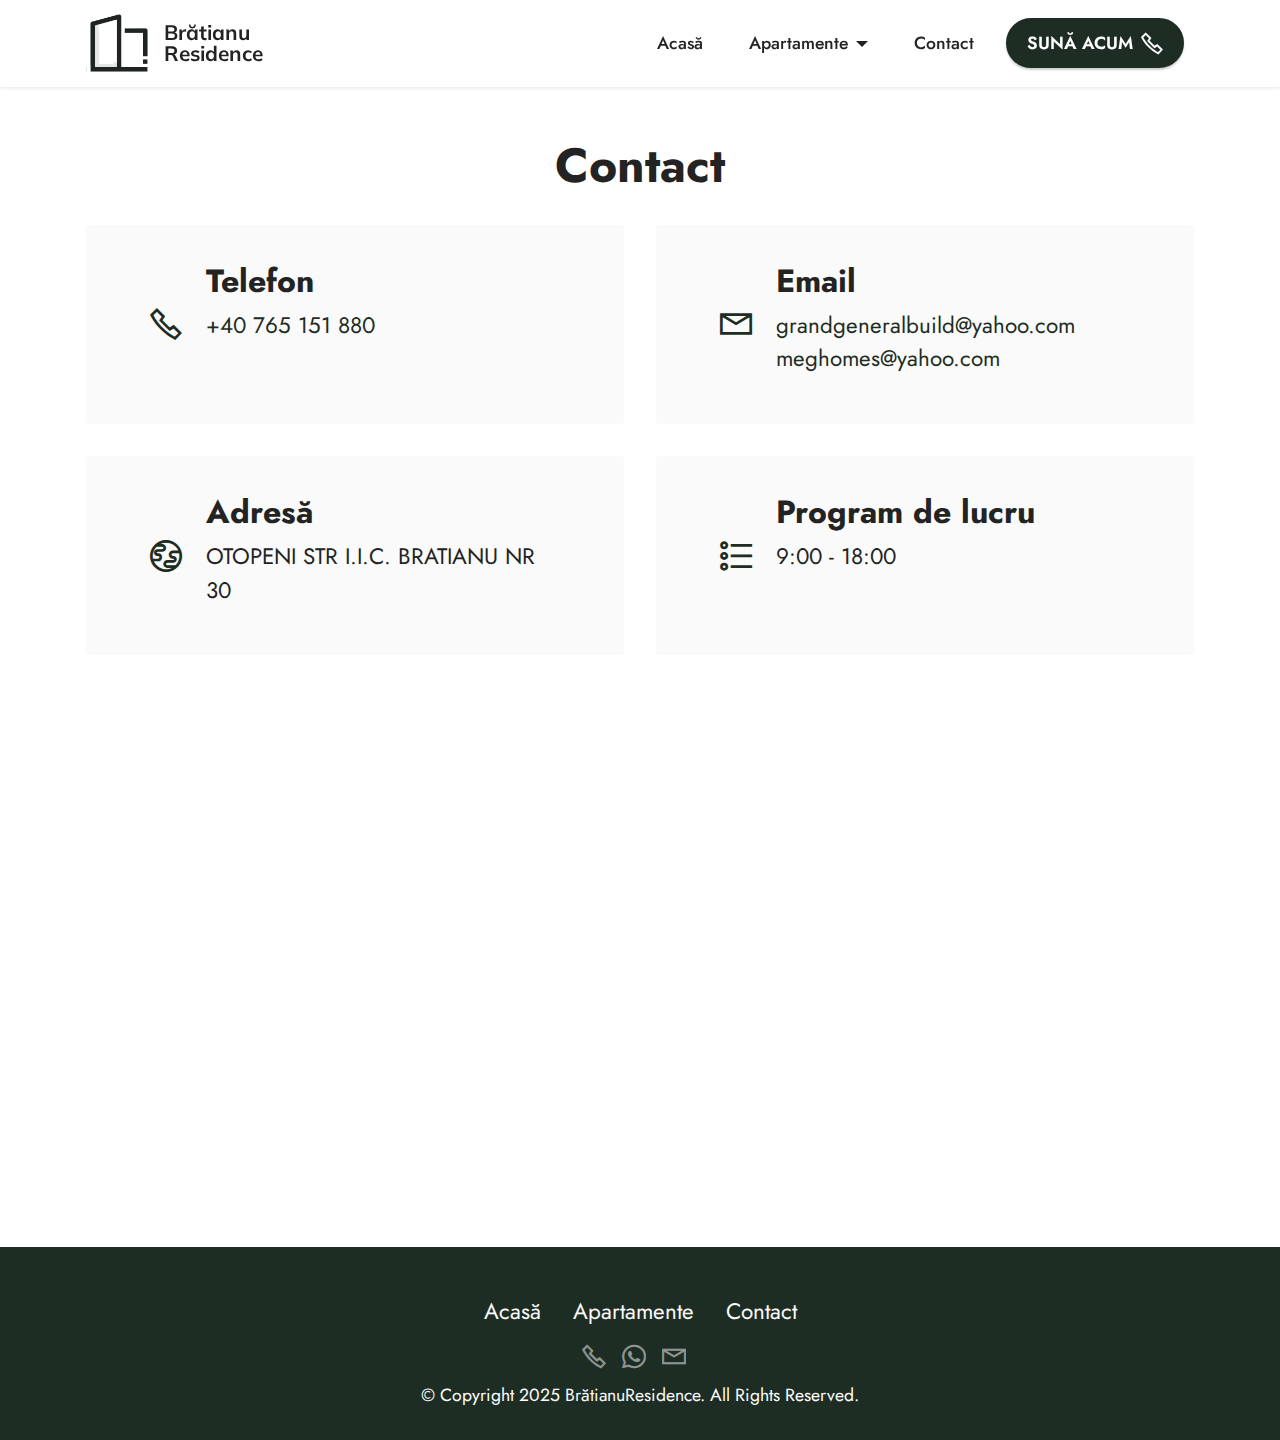
<file: contact.html>
<!DOCTYPE html>
<html  >
<head>
  
  <meta charset="UTF-8">
  <meta http-equiv="X-UA-Compatible" content="IE=edge">
  
  <meta name="twitter:card" content="summary_large_image"/>
  <meta name="twitter:image:src" content="">
  <meta property="og:image" content="">
  <meta name="twitter:title" content="Brătianu Residence | Contact">
  <meta name="viewport" content="width=device-width, initial-scale=1, minimum-scale=1">
  <link rel="shortcut icon" href="assets/images/building-1.png" type="image/x-icon">
  <meta name="description" content="Ansamblul rezidențial Brătianu Residence este unu dintre cele mai noi proiecte rezidențiale din zona Otopeni. Acesta este compus din 4 blocuri de locuințe moderne, construite cu materiale de calitate. Oferta noastră cuprinde unițăți rezidențiale cu una, două sau trei camere.">
  
  
  <title>Brătianu Residence | Contact</title>
  <link rel="stylesheet" href="assets/web/assets/mobirise-icons2/mobirise2.css">
  <link rel="stylesheet" href="assets/bootstrap/css/bootstrap.min.css">
  <link rel="stylesheet" href="assets/bootstrap/css/bootstrap-grid.min.css">
  <link rel="stylesheet" href="assets/bootstrap/css/bootstrap-reboot.min.css">
  <link rel="stylesheet" href="assets/dropdown/css/style.css">
  <link rel="stylesheet" href="assets/socicon/css/styles.css">
  <link rel="stylesheet" href="assets/theme/css/style.css">
  <link rel="preload" href="https://fonts.googleapis.com/css?family=Mulish:200,300,400,500,600,700,800,900,200i,300i,400i,500i,600i,700i,800i,900i&display=swap" as="style" onload="this.onload=null;this.rel='stylesheet'">
  <noscript><link rel="stylesheet" href="https://fonts.googleapis.com/css?family=Mulish:200,300,400,500,600,700,800,900,200i,300i,400i,500i,600i,700i,800i,900i&display=swap"></noscript>
  <link rel="preload" href="https://fonts.googleapis.com/css?family=Jost:100,200,300,400,500,600,700,800,900,100i,200i,300i,400i,500i,600i,700i,800i,900i&display=swap" as="style" onload="this.onload=null;this.rel='stylesheet'">
  <noscript><link rel="stylesheet" href="https://fonts.googleapis.com/css?family=Jost:100,200,300,400,500,600,700,800,900,100i,200i,300i,400i,500i,600i,700i,800i,900i&display=swap"></noscript>
  <link rel="preload" as="style" href="assets/mobirise/css/mbr-additional.css"><link rel="stylesheet" href="assets/mobirise/css/mbr-additional.css" type="text/css">
  
  
  
  
</head>
<body>
  
  <section data-bs-version="5.1" class="menu menu2 cid-tioGqrr7Mp" once="menu" id="menu2-1p">
    
    <nav class="navbar navbar-dropdown navbar-fixed-top navbar-expand-lg">
        <div class="container">
            <div class="navbar-brand">
                <span class="navbar-logo">
                    <a href="index.html#top">
                        <img src="assets/images/building-1.png" alt="Brătianu Residence" style="height: 4.1rem;">
                    </a>
                </span>
                <span class="navbar-caption-wrap"><a class="navbar-caption text-black text-primary display-1" href="index.html#top">Brătianu<br>Residence</a></span>
            </div>
            <button class="navbar-toggler" type="button" data-toggle="collapse" data-bs-toggle="collapse" data-target="#navbarSupportedContent" data-bs-target="#navbarSupportedContent" aria-controls="navbarNavAltMarkup" aria-expanded="false" aria-label="Toggle navigation">
                <div class="hamburger">
                    <span></span>
                    <span></span>
                    <span></span>
                    <span></span>
                </div>
            </button>
            <div class="collapse navbar-collapse" id="navbarSupportedContent">
                <ul class="navbar-nav nav-dropdown" data-app-modern-menu="true"><li class="nav-item"><a class="nav-link link text-black text-primary display-4" href="index.html">Acasă</a></li>
                    <li class="nav-item dropdown"><a class="nav-link link dropdown-toggle text-black display-4" href="https://mobiri.se" data-toggle="dropdown-submenu" data-bs-toggle="dropdown" data-bs-auto-close="outside" aria-expanded="false">Apartamente</a><div class="dropdown-menu" aria-labelledby="dropdown-330"><a class="dropdown-item text-black text-primary display-4" href="Apartamente.html#custom-html-f">CORPUL 1<br></a><a class="dropdown-item text-black text-primary display-4" href="Apartamente.html#custom-html-14">CORPUL 2<br></a><a class="dropdown-item text-black text-primary display-4" href="Apartamente.html#custom-html-16">CORPUL 3<br></a><a class="dropdown-item text-black text-primary display-4" href="Apartamente.html#custom-html-19">CORPUL 4<br></a></div></li>
                    <li class="nav-item"><a class="nav-link link text-black text-primary display-4" href="contact.html">Contact</a>
                    </li></ul>
                
                <div class="navbar-buttons mbr-section-btn"><a class="btn btn-success display-4" href="tel:+40 765 151 880"><span class="mobi-mbri mobi-mbri-phone mbr-iconfont mbr-iconfont-btn"></span>SUNĂ ACUM</a></div>
            </div>
        </div>
    </nav>
</section>

<section data-bs-version="5.1" class="contacts2 cid-tiyJG0iZBF" id="contacts2-27">
    <!---->
    

    
    
    <div class="container">
        <div class="mbr-section-head">
            <h3 class="mbr-section-title mbr-fonts-style align-center mb-0 display-2">
                <strong>Contact</strong></h3>
            
        </div>
        <div class="row justify-content-center mt-4">
            <div class="card col-12 col-md-6">
                <div class="card-wrapper">
                    <div class="image-wrapper">
                        <span class="mbr-iconfont mobi-mbri-phone mobi-mbri"></span>
                    </div>
                    <div class="text-wrapper">
                        <h6 class="card-title mbr-fonts-style mb-1 display-5"><strong>Telefon</strong></h6>
                        <p class="mbr-text mbr-fonts-style display-7"><a href="tel:+40 765 151 880" class="text-primary">+40 765 151 880</a></p>
                    </div>
                </div>
            </div>
            <div class="card col-12 col-md-6">
                <div class="card-wrapper">
                    <div class="image-wrapper">
                        <span class="mbr-iconfont mobi-mbri-letter mobi-mbri"></span>
                    </div>
                    <div class="text-wrapper">
                        <h6 class="card-title mbr-fonts-style mb-1 display-5">
                            <strong>Email</strong>
                        </h6>
                        <p class="mbr-text mbr-fonts-style display-7"><a href="mailto:grandgeneralbuild@yahoo.com" class="text-primary">grandgeneralbuild@yahoo.com</a>&nbsp;<br><a href="mailto:meghomes@yahoo.com" class="text-primary">meghomes@yahoo.com</a><br></p>
                    </div>
                </div>
            </div>
            <div class="card col-12 col-md-6">
                <div class="card-wrapper">
                    <div class="image-wrapper">
                        <span class="mbr-iconfont mobi-mbri-globe mobi-mbri"></span>
                    </div>
                    <div class="text-wrapper">
                        <h6 class="card-title mbr-fonts-style mb-1 display-5">
                            <strong>Adresă</strong></h6>
                        <p class="mbr-text mbr-fonts-style display-7">OTOPENI STR  I.I.C. BRATIANU NR 30</p>
                    </div>
                </div>
            </div>
            <div class="card col-12 col-md-6">
                <div class="card-wrapper">
                    <div class="image-wrapper">
                        <span class="mbr-iconfont mobi-mbri-bulleted-list mobi-mbri"></span>
                    </div>
                    <div class="text-wrapper">
                        <h6 class="card-title mbr-fonts-style mb-1 display-5"><strong>Program de lucru</strong></h6>
                        <p class="mbr-text mbr-fonts-style display-7">
                            9:00 - 18:00
                        </p>
                    </div>
                </div>
            </div>
        </div>
    </div>
</section>

<section data-bs-version="5.1" class="map2 cid-tjf9kzOkPP" id="map2-3q">
    

    
    
    <div>
        
        <div class="google-map"><iframe frameborder="0" style="border:0" src="https://www.google.com/maps/embed/v1/place?key=AIzaSyCZI5F_k6S1k46ujh0SNrapM89f7mJxd30&amp;q=OTOPENI STR I.I.C. BRATIANU NR 30" allowfullscreen=""></iframe></div>
    </div>
</section>

<section data-bs-version="5.1" class="footer3 cid-tiz6Ft01H8" once="footers" id="footer3-2v">

    

    

    <div class="container-fluid">
        <div class="media-container-row align-center mbr-white">
            <div class="row row-links">
                <ul class="foot-menu">
                    
                    
                    
                    
                    
                <li class="foot-menu-item mbr-fonts-style display-7"><a href="index.html" class="text-white text-primary">Acasă</a></li><li class="foot-menu-item mbr-fonts-style display-7"><a href="Apartamente.html" class="text-white text-primary">Apartamente</a></li><li class="foot-menu-item mbr-fonts-style display-7">
                        <a class="text-white text-primary" href="Contact.html" target="_blank">Contact</a></li></ul>
            </div>
            <div class="row social-row">
                <div class="social-list align-right pb-2">
                    
                    
                    
                    
                    
                    
                <div class="soc-item">
                        <a href="tel:+40 765 151 880">
                            <span class="mbr-iconfont mbr-iconfont-social mobi-mbri-phone mobi-mbri"></span>
                        </a>
                    </div><div class="soc-item">
                        <a href="https://wa.me/40 765 151 880">
                            <span class="mbr-iconfont mbr-iconfont-social socicon-whatsapp socicon"></span>
                        </a>
                    </div><div class="soc-item">
                        <a href="Contact.html">
                            <span class="mbr-iconfont mbr-iconfont-social mobi-mbri-letter mobi-mbri"></span>
                        </a>
                    </div></div>
            
            <div class="row row-copirayt">
                <p class="mbr-text mb-0 mbr-fonts-style mbr-white align-center display-4">
                    © Copyright 2025 <a href="index.html" class="text-white text-primary">BrătianuResidence</a>. All Rights Reserved.
                </p>
            </div>
        </div>
    </div>
</div></section><section><a href="https://mobiri.se"></a><a href="https://mobiri.se"></a></section><script src="assets/bootstrap/js/bootstrap.bundle.min.js"></script>  <script src="assets/smoothscroll/smooth-scroll.js"></script>  <script src="assets/ytplayer/index.js"></script>  <script src="assets/dropdown/js/navbar-dropdown.js"></script>  <script src="assets/theme/js/script.js"></script>  
  
  
 <div id="scrollToTop" class="scrollToTop mbr-arrow-up"><a style="text-align: center;"><i class="mbr-arrow-up-icon mbr-arrow-up-icon-cm cm-icon cm-icon-smallarrow-up"></i></a></div>
  </body>
</html>
</file>
<file: assets/web/assets/mobirise-icons2/mobirise2.css>
@font-face {
  font-family: 'Moririse2';
  font-display: swap;
  src:  url('mobirise2.eot?f2bix4');
  src:  url('mobirise2.eot?f2bix4#iefix') format('embedded-opentype'),
    url('mobirise2.ttf?f2bix4') format('truetype'),
    url('mobirise2.woff?f2bix4') format('woff'),
    url('mobirise2.svg?f2bix4#mobirise2') format('svg');
  font-weight: normal;
  font-style: normal;
}

[class^="mobi-"], [class*=" mobi-"] {
  /* use !important to prevent issues with browser extensions that change fonts */
  font-family: 'Moririse2' !important;
  speak: none;
  font-style: normal;
  font-weight: normal;
  font-variant: normal;
  text-transform: none;
  line-height: 1;

  /* Better Font Rendering =========== */
  -webkit-font-smoothing: antialiased;
  -moz-osx-font-smoothing: grayscale;
}

.mobi-mbri-add-submenu:before {
  content: "\e900";
}
.mobi-mbri-alert:before {
  content: "\e901";
}
.mobi-mbri-align-center:before {
  content: "\e902";
}
.mobi-mbri-align-justify:before {
  content: "\e903";
}
.mobi-mbri-align-left:before {
  content: "\e904";
}
.mobi-mbri-align-right:before {
  content: "\e905";
}
.mobi-mbri-android:before {
  content: "\e906";
}
.mobi-mbri-apple:before {
  content: "\e907";
}
.mobi-mbri-arrow-down:before {
  content: "\e908";
}
.mobi-mbri-arrow-next:before {
  content: "\e909";
}
.mobi-mbri-arrow-prev:before {
  content: "\e90a";
}
.mobi-mbri-arrow-up:before {
  content: "\e90b";
}
.mobi-mbri-bold:before {
  content: "\e90c";
}
.mobi-mbri-bookmark:before {
  content: "\e90d";
}
.mobi-mbri-bootstrap:before {
  content: "\e90e";
}
.mobi-mbri-briefcase:before {
  content: "\e90f";
}
.mobi-mbri-browse:before {
  content: "\e910";
}
.mobi-mbri-bulleted-list:before {
  content: "\e911";
}
.mobi-mbri-calendar:before {
  content: "\e912";
}
.mobi-mbri-camera:before {
  content: "\e913";
}
.mobi-mbri-cart-add:before {
  content: "\e914";
}
.mobi-mbri-cart-full:before {
  content: "\e915";
}
.mobi-mbri-cash:before {
  content: "\e916";
}
.mobi-mbri-change-style:before {
  content: "\e917";
}
.mobi-mbri-chat:before {
  content: "\e918";
}
.mobi-mbri-clock:before {
  content: "\e919";
}
.mobi-mbri-close:before {
  content: "\e91a";
}
.mobi-mbri-cloud:before {
  content: "\e91b";
}
.mobi-mbri-code:before {
  content: "\e91c";
}
.mobi-mbri-contact-form:before {
  content: "\e91d";
}
.mobi-mbri-credit-card:before {
  content: "\e91e";
}
.mobi-mbri-cursor-click:before {
  content: "\e91f";
}
.mobi-mbri-cust-feedback:before {
  content: "\e920";
}
.mobi-mbri-database:before {
  content: "\e921";
}
.mobi-mbri-delivery:before {
  content: "\e922";
}
.mobi-mbri-desktop:before {
  content: "\e923";
}
.mobi-mbri-devices:before {
  content: "\e924";
}
.mobi-mbri-down:before {
  content: "\e925";
}
.mobi-mbri-download-2:before {
  content: "\e926";
}
.mobi-mbri-download:before {
  content: "\e927";
}
.mobi-mbri-drag-n-drop-2:before {
  content: "\e928";
}
.mobi-mbri-drag-n-drop:before {
  content: "\e929";
}
.mobi-mbri-edit-2:before {
  content: "\e92a";
}
.mobi-mbri-edit:before {
  content: "\e92b";
}
.mobi-mbri-error:before {
  content: "\e92c";
}
.mobi-mbri-extension:before {
  content: "\e92d";
}
.mobi-mbri-features:before {
  content: "\e92e";
}
.mobi-mbri-file:before {
  content: "\e92f";
}
.mobi-mbri-flag:before {
  content: "\e930";
}
.mobi-mbri-folder:before {
  content: "\e931";
}
.mobi-mbri-gift:before {
  content: "\e932";
}
.mobi-mbri-github:before {
  content: "\e933";
}
.mobi-mbri-globe-2:before {
  content: "\e934";
}
.mobi-mbri-globe:before {
  content: "\e935";
}
.mobi-mbri-growing-chart:before {
  content: "\e936";
}
.mobi-mbri-hearth:before {
  content: "\e937";
}
.mobi-mbri-help:before {
  content: "\e938";
}
.mobi-mbri-home:before {
  content: "\e939";
}
.mobi-mbri-hot-cup:before {
  content: "\e93a";
}
.mobi-mbri-idea:before {
  content: "\e93b";
}
.mobi-mbri-image-gallery:before {
  content: "\e93c";
}
.mobi-mbri-image-slider:before {
  content: "\e93d";
}
.mobi-mbri-info:before {
  content: "\e93e";
}
.mobi-mbri-italic:before {
  content: "\e93f";
}
.mobi-mbri-key:before {
  content: "\e940";
}
.mobi-mbri-laptop:before {
  content: "\e941";
}
.mobi-mbri-layers:before {
  content: "\e942";
}
.mobi-mbri-left-right:before {
  content: "\e943";
}
.mobi-mbri-left:before {
  content: "\e944";
}
.mobi-mbri-letter:before {
  content: "\e945";
}
.mobi-mbri-like:before {
  content: "\e946";
}
.mobi-mbri-link:before {
  content: "\e947";
}
.mobi-mbri-lock:before {
  content: "\e948";
}
.mobi-mbri-login:before {
  content: "\e949";
}
.mobi-mbri-logout:before {
  content: "\e94a";
}
.mobi-mbri-magic-stick:before {
  content: "\e94b";
}
.mobi-mbri-map-pin:before {
  content: "\e94c";
}
.mobi-mbri-menu:before {
  content: "\e94d";
}
.mobi-mbri-mobile-2:before {
  content: "\e94e";
}
.mobi-mbri-mobile-horizontal:before {
  content: "\e94f";
}
.mobi-mbri-mobile:before {
  content: "\e950";
}
.mobi-mbri-mobirise:before {
  content: "\e951";
}
.mobi-mbri-more-horizontal:before {
  content: "\e952";
}
.mobi-mbri-more-vertical:before {
  content: "\e953";
}
.mobi-mbri-music:before {
  content: "\e954";
}
.mobi-mbri-new-file:before {
  content: "\e955";
}
.mobi-mbri-numbered-list:before {
  content: "\e956";
}
.mobi-mbri-opened-folder:before {
  content: "\e957";
}
.mobi-mbri-pages:before {
  content: "\e958";
}
.mobi-mbri-paper-plane:before {
  content: "\e959";
}
.mobi-mbri-paperclip:before {
  content: "\e95a";
}
.mobi-mbri-phone:before {
  content: "\e95b";
}
.mobi-mbri-photo:before {
  content: "\e95c";
}
.mobi-mbri-photos:before {
  content: "\e95d";
}
.mobi-mbri-pin:before {
  content: "\e95e";
}
.mobi-mbri-play:before {
  content: "\e95f";
}
.mobi-mbri-plus:before {
  content: "\e960";
}
.mobi-mbri-preview:before {
  content: "\e961";
}
.mobi-mbri-print:before {
  content: "\e962";
}
.mobi-mbri-protect:before {
  content: "\e963";
}
.mobi-mbri-question:before {
  content: "\e964";
}
.mobi-mbri-quote-left:before {
  content: "\e965";
}
.mobi-mbri-quote-right:before {
  content: "\e966";
}
.mobi-mbri-redo:before {
  content: "\e967";
}
.mobi-mbri-refresh:before {
  content: "\e968";
}
.mobi-mbri-responsive-2:before {
  content: "\e969";
}
.mobi-mbri-responsive:before {
  content: "\e96a";
}
.mobi-mbri-right:before {
  content: "\e96b";
}
.mobi-mbri-rocket:before {
  content: "\e96c";
}
.mobi-mbri-sad-face:before {
  content: "\e96d";
}
.mobi-mbri-sale:before {
  content: "\e96e";
}
.mobi-mbri-save:before {
  content: "\e96f";
}
.mobi-mbri-search:before {
  content: "\e970";
}
.mobi-mbri-setting-2:before {
  content: "\e971";
}
.mobi-mbri-setting-3:before {
  content: "\e972";
}
.mobi-mbri-setting:before {
  content: "\e973";
}
.mobi-mbri-share:before {
  content: "\e974";
}
.mobi-mbri-shopping-bag:before {
  content: "\e975";
}
.mobi-mbri-shopping-basket:before {
  content: "\e976";
}
.mobi-mbri-shopping-cart:before {
  content: "\e977";
}
.mobi-mbri-sites:before {
  content: "\e978";
}
.mobi-mbri-smile-face:before {
  content: "\e979";
}
.mobi-mbri-speed:before {
  content: "\e97a";
}
.mobi-mbri-star:before {
  content: "\e97b";
}
.mobi-mbri-success:before {
  content: "\e97c";
}
.mobi-mbri-sun:before {
  content: "\e97d";
}
.mobi-mbri-sun2:before {
  content: "\e97e";
}
.mobi-mbri-tablet-vertical:before {
  content: "\e97f";
}
.mobi-mbri-tablet:before {
  content: "\e980";
}
.mobi-mbri-target:before {
  content: "\e981";
}
.mobi-mbri-timer:before {
  content: "\e982";
}
.mobi-mbri-to-ftp:before {
  content: "\e983";
}
.mobi-mbri-to-local-drive:before {
  content: "\e984";
}
.mobi-mbri-touch-swipe:before {
  content: "\e985";
}
.mobi-mbri-touch:before {
  content: "\e986";
}
.mobi-mbri-trash:before {
  content: "\e987";
}
.mobi-mbri-underline:before {
  content: "\e988";
}
.mobi-mbri-undo:before {
  content: "\e989";
}
.mobi-mbri-unlink:before {
  content: "\e98a";
}
.mobi-mbri-unlock:before {
  content: "\e98b";
}
.mobi-mbri-up-down:before {
  content: "\e98c";
}
.mobi-mbri-up:before {
  content: "\e98d";
}
.mobi-mbri-update:before {
  content: "\e98e";
}
.mobi-mbri-upload-2:before {
  content: "\e98f";
}
.mobi-mbri-upload:before {
  content: "\e990";
}
.mobi-mbri-user-2:before {
  content: "\e991";
}
.mobi-mbri-user:before {
  content: "\e992";
}
.mobi-mbri-users:before {
  content: "\e993";
}
.mobi-mbri-video-play:before {
  content: "\e994";
}
.mobi-mbri-video:before {
  content: "\e995";
}
.mobi-mbri-watch:before {
  content: "\e996";
}
.mobi-mbri-website-theme-2:before {
  content: "\e997";
}
.mobi-mbri-website-theme:before {
  content: "\e998";
}
.mobi-mbri-wifi:before {
  content: "\e999";
}
.mobi-mbri-windows:before {
  content: "\e99a";
}
.mobi-mbri-zoom-in:before {
  content: "\e99b";
}
.mobi-mbri-zoom-out:before {
  content: "\e99c";
}
</file>
<file: assets/web/assets/mobirise-icons/mobirise-icons.css>
@font-face {
  font-family: 'MobiriseIcons';
  src:  url('mobirise-icons.eot?spat4u');
  src:  url('mobirise-icons.eot?spat4u#iefix') format('embedded-opentype'),
    url('mobirise-icons.ttf?spat4u') format('truetype'),
    url('mobirise-icons.woff?spat4u') format('woff'),
    url('mobirise-icons.svg?spat4u#MobiriseIcons') format('svg');
  font-weight: normal;
  font-style: normal;
  font-display: swap;
}

[class^="mbri-"], [class*=" mbri-"] {
  /* use !important to prevent issues with browser extensions that change fonts */
  font-family: MobiriseIcons !important;
  speak: none;
  font-style: normal;
  font-weight: normal;
  font-variant: normal;
  text-transform: none;
  line-height: 1;

  /* Better Font Rendering =========== */
  -webkit-font-smoothing: antialiased;
  -moz-osx-font-smoothing: grayscale;
}

.mbri-add-submenu:before {
  content: "\e900";
}
.mbri-alert:before {
  content: "\e901";
}
.mbri-align-center:before {
  content: "\e902";
}
.mbri-align-justify:before {
  content: "\e903";
}
.mbri-align-left:before {
  content: "\e904";
}
.mbri-align-right:before {
  content: "\e905";
}
.mbri-android:before {
  content: "\e906";
}
.mbri-apple:before {
  content: "\e907";
}
.mbri-arrow-down:before {
  content: "\e908";
}
.mbri-arrow-next:before {
  content: "\e909";
}
.mbri-arrow-prev:before {
  content: "\e90a";
}
.mbri-arrow-up:before {
  content: "\e90b";
}
.mbri-bold:before {
  content: "\e90c";
}
.mbri-bookmark:before {
  content: "\e90d";
}
.mbri-bootstrap:before {
  content: "\e90e";
}
.mbri-briefcase:before {
  content: "\e90f";
}
.mbri-browse:before {
  content: "\e910";
}
.mbri-bulleted-list:before {
  content: "\e911";
}
.mbri-calendar:before {
  content: "\e912";
}
.mbri-camera:before {
  content: "\e913";
}
.mbri-cart-add:before {
  content: "\e914";
}
.mbri-cart-full:before {
  content: "\e915";
}
.mbri-cash:before {
  content: "\e916";
}
.mbri-change-style:before {
  content: "\e917";
}
.mbri-chat:before {
  content: "\e918";
}
.mbri-clock:before {
  content: "\e919";
}
.mbri-close:before {
  content: "\e91a";
}
.mbri-cloud:before {
  content: "\e91b";
}
.mbri-code:before {
  content: "\e91c";
}
.mbri-contact-form:before {
  content: "\e91d";
}
.mbri-credit-card:before {
  content: "\e91e";
}
.mbri-cursor-click:before {
  content: "\e91f";
}
.mbri-cust-feedback:before {
  content: "\e920";
}
.mbri-database:before {
  content: "\e921";
}
.mbri-delivery:before {
  content: "\e922";
}
.mbri-desktop:before {
  content: "\e923";
}
.mbri-devices:before {
  content: "\e924";
}
.mbri-down:before {
  content: "\e925";
}
.mbri-download:before {
  content: "\e989";
}
.mbri-drag-n-drop:before {
  content: "\e927";
}
.mbri-drag-n-drop2:before {
  content: "\e928";
}
.mbri-edit:before {
  content: "\e929";
}
.mbri-edit2:before {
  content: "\e92a";
}
.mbri-error:before {
  content: "\e92b";
}
.mbri-extension:before {
  content: "\e92c";
}
.mbri-features:before {
  content: "\e92d";
}
.mbri-file:before {
  content: "\e92e";
}
.mbri-flag:before {
  content: "\e92f";
}
.mbri-folder:before {
  content: "\e930";
}
.mbri-gift:before {
  content: "\e931";
}
.mbri-github:before {
  content: "\e932";
}
.mbri-globe:before {
  content: "\e933";
}
.mbri-globe-2:before {
  content: "\e934";
}
.mbri-growing-chart:before {
  content: "\e935";
}
.mbri-hearth:before {
  content: "\e936";
}
.mbri-help:before {
  content: "\e937";
}
.mbri-home:before {
  content: "\e938";
}
.mbri-hot-cup:before {
  content: "\e939";
}
.mbri-idea:before {
  content: "\e93a";
}
.mbri-image-gallery:before {
  content: "\e93b";
}
.mbri-image-slider:before {
  content: "\e93c";
}
.mbri-info:before {
  content: "\e93d";
}
.mbri-italic:before {
  content: "\e93e";
}
.mbri-key:before {
  content: "\e93f";
}
.mbri-laptop:before {
  content: "\e940";
}
.mbri-layers:before {
  content: "\e941";
}
.mbri-left-right:before {
  content: "\e942";
}
.mbri-left:before {
  content: "\e943";
}
.mbri-letter:before {
  content: "\e944";
}
.mbri-like:before {
  content: "\e945";
}
.mbri-link:before {
  content: "\e946";
}
.mbri-lock:before {
  content: "\e947";
}
.mbri-login:before {
  content: "\e948";
}
.mbri-logout:before {
  content: "\e949";
}
.mbri-magic-stick:before {
  content: "\e94a";
}
.mbri-map-pin:before {
  content: "\e94b";
}
.mbri-menu:before {
  content: "\e94c";
}
.mbri-mobile:before {
  content: "\e94d";
}
.mbri-mobile2:before {
  content: "\e94e";
}
.mbri-mobirise:before {
  content: "\e94f";
}
.mbri-more-horizontal:before {
  content: "\e950";
}
.mbri-more-vertical:before {
  content: "\e951";
}
.mbri-music:before {
  content: "\e952";
}
.mbri-new-file:before {
  content: "\e953";
}
.mbri-numbered-list:before {
  content: "\e954";
}
.mbri-opened-folder:before {
  content: "\e955";
}
.mbri-pages:before {
  content: "\e956";
}
.mbri-paper-plane:before {
  content: "\e957";
}
.mbri-paperclip:before {
  content: "\e958";
}
.mbri-photo:before {
  content: "\e959";
}
.mbri-photos:before {
  content: "\e95a";
}
.mbri-pin:before {
  content: "\e95b";
}
.mbri-play:before {
  content: "\e95c";
}
.mbri-plus:before {
  content: "\e95d";
}
.mbri-preview:before {
  content: "\e95e";
}
.mbri-print:before {
  content: "\e95f";
}
.mbri-protect:before {
  content: "\e960";
}
.mbri-question:before {
  content: "\e961";
}
.mbri-quote-left:before {
  content: "\e962";
}
.mbri-quote-right:before {
  content: "\e963";
}
.mbri-refresh:before {
  content: "\e964";
}
.mbri-responsive:before {
  content: "\e965";
}
.mbri-right:before {
  content: "\e966";
}
.mbri-rocket:before {
  content: "\e967";
}
.mbri-sad-face:before {
  content: "\e968";
}
.mbri-sale:before {
  content: "\e969";
}
.mbri-save:before {
  content: "\e96a";
}
.mbri-search:before {
  content: "\e96b";
}
.mbri-setting:before {
  content: "\e96c";
}
.mbri-setting2:before {
  content: "\e96d";
}
.mbri-setting3:before {
  content: "\e96e";
}
.mbri-share:before {
  content: "\e96f";
}
.mbri-shopping-bag:before {
  content: "\e970";
}
.mbri-shopping-basket:before {
  content: "\e971";
}
.mbri-shopping-cart:before {
  content: "\e972";
}
.mbri-sites:before {
  content: "\e973";
}
.mbri-smile-face:before {
  content: "\e974";
}
.mbri-speed:before {
  content: "\e975";
}
.mbri-star:before {
  content: "\e976";
}
.mbri-success:before {
  content: "\e977";
}
.mbri-sun:before {
  content: "\e978";
}
.mbri-sun2:before {
  content: "\e979";
}
.mbri-tablet:before {
  content: "\e97a";
}
.mbri-tablet-vertical:before {
  content: "\e97b";
}
.mbri-target:before {
  content: "\e97c";
}
.mbri-timer:before {
  content: "\e97d";
}
.mbri-to-ftp:before {
  content: "\e97e";
}
.mbri-to-local-drive:before {
  content: "\e97f";
}
.mbri-touch-swipe:before {
  content: "\e980";
}
.mbri-touch:before {
  content: "\e981";
}
.mbri-trash:before {
  content: "\e982";
}
.mbri-underline:before {
  content: "\e983";
}
.mbri-unlink:before {
  content: "\e984";
}
.mbri-unlock:before {
  content: "\e985";
}
.mbri-up-down:before {
  content: "\e986";
}
.mbri-up:before {
  content: "\e987";
}
.mbri-update:before {
  content: "\e988";
}
.mbri-upload:before {
 content: "\e926"; 
}
.mbri-user:before {
  content: "\e98a";
}
.mbri-user2:before {
  content: "\e98b";
}
.mbri-users:before {
  content: "\e98c";
}
.mbri-video:before {
  content: "\e98d";
}
.mbri-video-play:before {
  content: "\e98e";
}
.mbri-watch:before {
  content: "\e98f";
}
.mbri-website-theme:before {
  content: "\e990";
}
.mbri-wifi:before {
  content: "\e991";
}
.mbri-windows:before {
  content: "\e992";
}
.mbri-zoom-out:before {
  content: "\e993";
}
.mbri-redo:before {
  content: "\e994";
}
.mbri-undo:before {
  content: "\e995";
}
</file>
<file: assets/parallax/jarallax.css>
.jarallax {
    position: relative;
    z-index: 0;
}
.jarallax > .jarallax-img {
    position: absolute;
    object-fit: cover;
    /* support for plugin https://github.com/bfred-it/object-fit-images */
    font-family: 'object-fit: cover;';
    top: 0;
    left: 0;
    width: 100%;
    height: 100%;
    z-index: -1;
}
</file>
<file: assets/dropdown/css/style.css>
.navbar-dropdown {
  left: 0;
  padding: 0;
  position: absolute;
  right: 0;
  top: 0;
  transition: all 0.45s ease;
  z-index: 1030;
  background: #282828; }
  .navbar-dropdown .navbar-logo {
    margin-right: 0.8rem;
    transition: margin 0.3s ease-in-out;
    vertical-align: middle; }
    .navbar-dropdown .navbar-logo img {
      height: 3.125rem;
      transition: all 0.3s ease-in-out; }
    .navbar-dropdown .navbar-logo.mbr-iconfont {
      font-size: 3.125rem;
      line-height: 3.125rem; }
  .navbar-dropdown .navbar-caption {
    font-weight: 700;
    white-space: normal;
    vertical-align: -4px;
    line-height: 3.125rem !important; }
    .navbar-dropdown .navbar-caption, .navbar-dropdown .navbar-caption:hover {
      color: inherit;
      text-decoration: none; }
  .navbar-dropdown .mbr-iconfont + .navbar-caption {
    vertical-align: -1px; }
  .navbar-dropdown.navbar-fixed-top {
    position: fixed; }
  .navbar-dropdown .navbar-brand span {
    vertical-align: -4px; }
  .navbar-dropdown.bg-color.transparent {
    background: none; }
  .navbar-dropdown.navbar-short .navbar-brand {
    padding: 0.625rem 0; }
    .navbar-dropdown.navbar-short .navbar-brand span {
      vertical-align: -1px; }
  .navbar-dropdown.navbar-short .navbar-caption {
    line-height: 2.375rem !important;
    vertical-align: -2px; }
  .navbar-dropdown.navbar-short .navbar-logo {
    margin-right: 0.5rem; }
    .navbar-dropdown.navbar-short .navbar-logo img {
      height: 2.375rem; }
    .navbar-dropdown.navbar-short .navbar-logo.mbr-iconfont {
      font-size: 2.375rem;
      line-height: 2.375rem; }
  .navbar-dropdown.navbar-short .mbr-table-cell {
    height: 3.625rem; }
  .navbar-dropdown .navbar-close {
    left: 0.6875rem;
    position: fixed;
    top: 0.75rem;
    z-index: 1000; }
  .navbar-dropdown .hamburger-icon {
    content: "";
    display: inline-block;
    vertical-align: middle;
    width: 16px;
    -webkit-box-shadow: 0 -6px 0 1px #282828,0 0 0 1px #282828,0 6px 0 1px #282828;
    -moz-box-shadow: 0 -6px 0 1px #282828,0 0 0 1px #282828,0 6px 0 1px #282828;
    box-shadow: 0 -6px 0 1px #282828,0 0 0 1px #282828,0 6px 0 1px #282828; }

.dropdown-menu .dropdown-toggle[data-toggle="dropdown-submenu"]::after {
  border-bottom: 0.35em solid transparent;
  border-left: 0.35em solid;
  border-right: 0;
  border-top: 0.35em solid transparent;
  margin-left: 0.3rem; }

.dropdown-menu .dropdown-item:focus {
  outline: 0; }

.nav-dropdown {
  font-size: 0.75rem;
  font-weight: 500;
  height: auto !important; }
  .nav-dropdown .nav-btn {
    padding-left: 1rem; }
  .nav-dropdown .link {
    margin: .667em 1.667em;
    font-weight: 500;
    padding: 0;
    transition: color .2s ease-in-out; }
    .nav-dropdown .link.dropdown-toggle {
      margin-right: 2.583em; }
      .nav-dropdown .link.dropdown-toggle::after {
        margin-left: .25rem;
        border-top: 0.35em solid;
        border-right: 0.35em solid transparent;
        border-left: 0.35em solid transparent;
        border-bottom: 0; }
      .nav-dropdown .link.dropdown-toggle[aria-expanded="true"] {
        margin: 0;
        padding: 0.667em 3.263em  0.667em 1.667em; }
  .nav-dropdown .link::after,
  .nav-dropdown .dropdown-item::after {
    color: inherit; }
  .nav-dropdown .btn {
    font-size: 0.75rem;
    font-weight: 700;
    letter-spacing: 0;
    margin-bottom: 0;
    padding-left: 1.25rem;
    padding-right: 1.25rem; }
  .nav-dropdown .dropdown-menu {
    border-radius: 0;
    border: 0;
    left: 0;
    margin: 0;
    padding-bottom: 1.25rem;
    padding-top: 1.25rem;
    position: relative; }
  .nav-dropdown .dropdown-submenu {
    margin-left: 0.125rem;
    top: 0; }
  .nav-dropdown .dropdown-item {
    font-weight: 500;
    line-height: 2;
    padding: 0.3846em 4.615em 0.3846em 1.5385em;
    position: relative;
    transition: color .2s ease-in-out, background-color .2s ease-in-out; }
    .nav-dropdown .dropdown-item::after {
      margin-top: -0.3077em;
      position: absolute;
      right: 1.1538em;
      top: 50%; }
    .nav-dropdown .dropdown-item:focus, .nav-dropdown .dropdown-item:hover {
      background: none; }

@media (max-width: 767px) {
  .nav-dropdown.navbar-toggleable-sm {
    bottom: 0;
    display: none;
    left: 0;
    overflow-x: hidden;
    position: fixed;
    top: 0;
    transform: translateX(-100%);
    -ms-transform: translateX(-100%);
    -webkit-transform: translateX(-100%);
    width: 18.75rem;
    z-index: 999; } }
.nav-dropdown.navbar-toggleable-xl {
  bottom: 0;
  display: none;
  left: 0;
  overflow-x: hidden;
  position: fixed;
  top: 0;
  transform: translateX(-100%);
  -ms-transform: translateX(-100%);
  -webkit-transform: translateX(-100%);
  width: 18.75rem;
  z-index: 999; }

.nav-dropdown-sm {
  display: block !important;
  overflow-x: hidden;
  overflow: auto;
  padding-top: 3.875rem; }
  .nav-dropdown-sm::after {
    content: "";
    display: block;
    height: 3rem;
    width: 100%; }
  .nav-dropdown-sm.collapse.in ~ .navbar-close {
    display: block !important; }
  .nav-dropdown-sm.collapsing, .nav-dropdown-sm.collapse.in {
    transform: translateX(0);
    -ms-transform: translateX(0);
    -webkit-transform: translateX(0);
    transition: all 0.25s ease-out;
    -webkit-transition: all 0.25s ease-out;
    background: #282828; }
  .nav-dropdown-sm.collapsing[aria-expanded="false"] {
    transform: translateX(-100%);
    -ms-transform: translateX(-100%);
    -webkit-transform: translateX(-100%); }
  .nav-dropdown-sm .nav-item {
    display: block;
    margin-left: 0 !important;
    padding-left: 0; }
  .nav-dropdown-sm .link,
  .nav-dropdown-sm .dropdown-item {
    border-top: 1px dotted rgba(255, 255, 255, 0.1);
    font-size: 0.8125rem;
    line-height: 1.6;
    margin: 0 !important;
    padding: 0.875rem 2.4rem 0.875rem 1.5625rem !important;
    position: relative;
    white-space: normal; }
    .nav-dropdown-sm .link:focus, .nav-dropdown-sm .link:hover,
    .nav-dropdown-sm .dropdown-item:focus,
    .nav-dropdown-sm .dropdown-item:hover {
      background: rgba(0, 0, 0, 0.2) !important;
      color: #c0a375; }
  .nav-dropdown-sm .nav-btn {
    position: relative;
    padding: 1.5625rem 1.5625rem 0 1.5625rem; }
    .nav-dropdown-sm .nav-btn::before {
      border-top: 1px dotted rgba(255, 255, 255, 0.1);
      content: "";
      left: 0;
      position: absolute;
      top: 0;
      width: 100%; }
    .nav-dropdown-sm .nav-btn + .nav-btn {
      padding-top: 0.625rem; }
      .nav-dropdown-sm .nav-btn + .nav-btn::before {
        display: none; }
  .nav-dropdown-sm .btn {
    padding: 0.625rem 0; }
  .nav-dropdown-sm .dropdown-toggle[data-toggle="dropdown-submenu"]::after {
    margin-left: .25rem;
    border-top: 0.35em solid;
    border-right: 0.35em solid transparent;
    border-left: 0.35em solid transparent;
    border-bottom: 0; }
  .nav-dropdown-sm .dropdown-toggle[data-toggle="dropdown-submenu"][aria-expanded="true"]::after {
    border-top: 0;
    border-right: 0.35em solid transparent;
    border-left: 0.35em solid transparent;
    border-bottom: 0.35em solid; }
  .nav-dropdown-sm .dropdown-menu {
    margin: 0;
    padding: 0;
    position: relative;
    top: 0;
    left: 0;
    width: 100%;
    border: 0;
    float: none;
    border-radius: 0;
    background: none; }
  .nav-dropdown-sm .dropdown-submenu {
    left: 100%;
    margin-left: 0.125rem;
    margin-top: -1.25rem;
    top: 0; }

.navbar-toggleable-sm .nav-dropdown .dropdown-menu {
  position: absolute; }

.navbar-toggleable-sm .nav-dropdown .dropdown-submenu {
  left: 100%;
  margin-left: 0.125rem;
  margin-top: -1.25rem;
  top: 0; }

.navbar-toggleable-sm.opened .nav-dropdown .dropdown-menu {
  position: relative; }

.navbar-toggleable-sm.opened .nav-dropdown .dropdown-submenu {
  left: 0;
  margin-left: 00rem;
  margin-top: 0rem;
  top: 0; }

.is-builder .nav-dropdown.collapsing {
  transition: none !important; }
</file>
<file: assets/socicon/css/styles.css>
@charset "UTF-8";

@font-face {
  font-family: 'Socicon';
  src:  url('../fonts/socicon.eot');
  src:  url('../fonts/socicon.eot?#iefix') format('embedded-opentype'),
    url('../fonts/socicon.woff2') format('woff2'),
    url('../fonts/socicon.ttf') format('truetype'),
    url('../fonts/socicon.woff') format('woff'),
    url('../fonts/socicon.svg#socicon') format('svg');
  font-weight: normal;
  font-style: normal;
  font-display: swap;
}

[data-icon]:before {
  font-family: "socicon" !important;
  content: attr(data-icon);
  font-style: normal !important;
  font-weight: normal !important;
  font-variant: normal !important;
  text-transform: none !important;
  speak: none;
  line-height: 1;
  -webkit-font-smoothing: antialiased;
  -moz-osx-font-smoothing: grayscale;
}

[class^="socicon-"], [class*=" socicon-"] {
  /* use !important to prevent issues with browser extensions that change fonts */
  font-family: 'Socicon' !important;
  speak: none;
  font-style: normal;
  font-weight: normal;
  font-variant: normal;
  text-transform: none;
  line-height: 1;

  /* Better Font Rendering =========== */
  -webkit-font-smoothing: antialiased;
  -moz-osx-font-smoothing: grayscale;
}

.socicon-eitaa:before {
  content: "\e97c";
}
.socicon-soroush:before {
  content: "\e97d";
}
.socicon-bale:before {
  content: "\e97e";
}
.socicon-zazzle:before {
  content: "\e97b";
}
.socicon-society6:before {
  content: "\e97a";
}
.socicon-redbubble:before {
  content: "\e979";
}
.socicon-avvo:before {
  content: "\e978";
}
.socicon-stitcher:before {
  content: "\e977";
}
.socicon-googlehangouts:before {
  content: "\e974";
}
.socicon-dlive:before {
  content: "\e975";
}
.socicon-vsco:before {
  content: "\e976";
}
.socicon-flipboard:before {
  content: "\e973";
}
.socicon-ubuntu:before {
  content: "\e958";
}
.socicon-artstation:before {
  content: "\e959";
}
.socicon-invision:before {
  content: "\e95a";
}
.socicon-torial:before {
  content: "\e95b";
}
.socicon-collectorz:before {
  content: "\e95c";
}
.socicon-seenthis:before {
  content: "\e95d";
}
.socicon-googleplaymusic:before {
  content: "\e95e";
}
.socicon-debian:before {
  content: "\e95f";
}
.socicon-filmfreeway:before {
  content: "\e960";
}
.socicon-gnome:before {
  content: "\e961";
}
.socicon-itchio:before {
  content: "\e962";
}
.socicon-jamendo:before {
  content: "\e963";
}
.socicon-mix:before {
  content: "\e964";
}
.socicon-sharepoint:before {
  content: "\e965";
}
.socicon-tinder:before {
  content: "\e966";
}
.socicon-windguru:before {
  content: "\e967";
}
.socicon-cdbaby:before {
  content: "\e968";
}
.socicon-elementaryos:before {
  content: "\e969";
}
.socicon-stage32:before {
  content: "\e96a";
}
.socicon-tiktok:before {
  content: "\e96b";
}
.socicon-gitter:before {
  content: "\e96c";
}
.socicon-letterboxd:before {
  content: "\e96d";
}
.socicon-threema:before {
  content: "\e96e";
}
.socicon-splice:before {
  content: "\e96f";
}
.socicon-metapop:before {
  content: "\e970";
}
.socicon-naver:before {
  content: "\e971";
}
.socicon-remote:before {
  content: "\e972";
}
.socicon-internet:before {
  content: "\e957";
}
.socicon-moddb:before {
  content: "\e94b";
}
.socicon-indiedb:before {
  content: "\e94c";
}
.socicon-traxsource:before {
  content: "\e94d";
}
.socicon-gamefor:before {
  content: "\e94e";
}
.socicon-pixiv:before {
  content: "\e94f";
}
.socicon-myanimelist:before {
  content: "\e950";
}
.socicon-blackberry:before {
  content: "\e951";
}
.socicon-wickr:before {
  content: "\e952";
}
.socicon-spip:before {
  content: "\e953";
}
.socicon-napster:before {
  content: "\e954";
}
.socicon-beatport:before {
  content: "\e955";
}
.socicon-hackerone:before {
  content: "\e956";
}
.socicon-hackernews:before {
  content: "\e946";
}
.socicon-smashwords:before {
  content: "\e947";
}
.socicon-kobo:before {
  content: "\e948";
}
.socicon-bookbub:before {
  content: "\e949";
}
.socicon-mailru:before {
  content: "\e94a";
}
.socicon-gitlab:before {
  content: "\e945";
}
.socicon-instructables:before {
  content: "\e944";
}
.socicon-portfolio:before {
  content: "\e943";
}
.socicon-codered:before {
  content: "\e940";
}
.socicon-origin:before {
  content: "\e941";
}
.socicon-nextdoor:before {
  content: "\e942";
}
.socicon-udemy:before {
  content: "\e93f";
}
.socicon-livemaster:before {
  content: "\e93e";
}
.socicon-crunchbase:before {
  content: "\e93b";
}
.socicon-homefy:before {
  content: "\e93c";
}
.socicon-calendly:before {
  content: "\e93d";
}
.socicon-realtor:before {
  content: "\e90f";
}
.socicon-tidal:before {
  content: "\e910";
}
.socicon-qobuz:before {
  content: "\e911";
}
.socicon-natgeo:before {
  content: "\e912";
}
.socicon-mastodon:before {
  content: "\e913";
}
.socicon-unsplash:before {
  content: "\e914";
}
.socicon-homeadvisor:before {
  content: "\e915";
}
.socicon-angieslist:before {
  content: "\e916";
}
.socicon-codepen:before {
  content: "\e917";
}
.socicon-slack:before {
  content: "\e918";
}
.socicon-openaigym:before {
  content: "\e919";
}
.socicon-logmein:before {
  content: "\e91a";
}
.socicon-fiverr:before {
  content: "\e91b";
}
.socicon-gotomeeting:before {
  content: "\e91c";
}
.socicon-aliexpress:before {
  content: "\e91d";
}
.socicon-guru:before {
  content: "\e91e";
}
.socicon-appstore:before {
  content: "\e91f";
}
.socicon-homes:before {
  content: "\e920";
}
.socicon-zoom:before {
  content: "\e921";
}
.socicon-alibaba:before {
  content: "\e922";
}
.socicon-craigslist:before {
  content: "\e923";
}
.socicon-wix:before {
  content: "\e924";
}
.socicon-redfin:before {
  content: "\e925";
}
.socicon-googlecalendar:before {
  content: "\e926";
}
.socicon-shopify:before {
  content: "\e927";
}
.socicon-freelancer:before {
  content: "\e928";
}
.socicon-seedrs:before {
  content: "\e929";
}
.socicon-bing:before {
  content: "\e92a";
}
.socicon-doodle:before {
  content: "\e92b";
}
.socicon-bonanza:before {
  content: "\e92c";
}
.socicon-squarespace:before {
  content: "\e92d";
}
.socicon-toptal:before {
  content: "\e92e";
}
.socicon-gust:before {
  content: "\e92f";
}
.socicon-ask:before {
  content: "\e930";
}
.socicon-trulia:before {
  content: "\e931";
}
.socicon-loomly:before {
  content: "\e932";
}
.socicon-ghost:before {
  content: "\e933";
}
.socicon-upwork:before {
  content: "\e934";
}
.socicon-fundable:before {
  content: "\e935";
}
.socicon-booking:before {
  content: "\e936";
}
.socicon-googlemaps:before {
  content: "\e937";
}
.socicon-zillow:before {
  content: "\e938";
}
.socicon-niconico:before {
  content: "\e939";
}
.socicon-toneden:before {
  content: "\e93a";
}
.socicon-augment:before {
  content: "\e908";
}
.socicon-bitbucket:before {
  content: "\e909";
}
.socicon-fyuse:before {
  content: "\e90a";
}
.socicon-yt-gaming:before {
  content: "\e90b";
}
.socicon-sketchfab:before {
  content: "\e90c";
}
.socicon-mobcrush:before {
  content: "\e90d";
}
.socicon-microsoft:before {
  content: "\e90e";
}
.socicon-pandora:before {
  content: "\e907";
}
.socicon-messenger:before {
  content: "\e906";
}
.socicon-gamewisp:before {
  content: "\e905";
}
.socicon-bloglovin:before {
  content: "\e904";
}
.socicon-tunein:before {
  content: "\e903";
}
.socicon-gamejolt:before {
  content: "\e901";
}
.socicon-trello:before {
  content: "\e902";
}
.socicon-spreadshirt:before {
  content: "\e900";
}
.socicon-500px:before {
  content: "\e000";
}
.socicon-8tracks:before {
  content: "\e001";
}
.socicon-airbnb:before {
  content: "\e002";
}
.socicon-alliance:before {
  content: "\e003";
}
.socicon-amazon:before {
  content: "\e004";
}
.socicon-amplement:before {
  content: "\e005";
}
.socicon-android:before {
  content: "\e006";
}
.socicon-angellist:before {
  content: "\e007";
}
.socicon-apple:before {
  content: "\e008";
}
.socicon-appnet:before {
  content: "\e009";
}
.socicon-baidu:before {
  content: "\e00a";
}
.socicon-bandcamp:before {
  content: "\e00b";
}
.socicon-battlenet:before {
  content: "\e00c";
}
.socicon-mixer:before {
  content: "\e00d";
}
.socicon-bebee:before {
  content: "\e00e";
}
.socicon-bebo:before {
  content: "\e00f";
}
.socicon-behance:before {
  content: "\e010";
}
.socicon-blizzard:before {
  content: "\e011";
}
.socicon-blogger:before {
  content: "\e012";
}
.socicon-buffer:before {
  content: "\e013";
}
.socicon-chrome:before {
  content: "\e014";
}
.socicon-coderwall:before {
  content: "\e015";
}
.socicon-curse:before {
  content: "\e016";
}
.socicon-dailymotion:before {
  content: "\e017";
}
.socicon-deezer:before {
  content: "\e018";
}
.socicon-delicious:before {
  content: "\e019";
}
.socicon-deviantart:before {
  content: "\e01a";
}
.socicon-diablo:before {
  content: "\e01b";
}
.socicon-digg:before {
  content: "\e01c";
}
.socicon-discord:before {
  content: "\e01d";
}
.socicon-disqus:before {
  content: "\e01e";
}
.socicon-douban:before {
  content: "\e01f";
}
.socicon-draugiem:before {
  content: "\e020";
}
.socicon-dribbble:before {
  content: "\e021";
}
.socicon-drupal:before {
  content: "\e022";
}
.socicon-ebay:before {
  content: "\e023";
}
.socicon-ello:before {
  content: "\e024";
}
.socicon-endomodo:before {
  content: "\e025";
}
.socicon-envato:before {
  content: "\e026";
}
.socicon-etsy:before {
  content: "\e027";
}
.socicon-facebook:before {
  content: "\e028";
}
.socicon-feedburner:before {
  content: "\e029";
}
.socicon-filmweb:before {
  content: "\e02a";
}
.socicon-firefox:before {
  content: "\e02b";
}
.socicon-flattr:before {
  content: "\e02c";
}
.socicon-flickr:before {
  content: "\e02d";
}
.socicon-formulr:before {
  content: "\e02e";
}
.socicon-forrst:before {
  content: "\e02f";
}
.socicon-foursquare:before {
  content: "\e030";
}
.socicon-friendfeed:before {
  content: "\e031";
}
.socicon-github:before {
  content: "\e032";
}
.socicon-goodreads:before {
  content: "\e033";
}
.socicon-google:before {
  content: "\e034";
}
.socicon-googlescholar:before {
  content: "\e035";
}
.socicon-googlegroups:before {
  content: "\e036";
}
.socicon-googlephotos:before {
  content: "\e037";
}
.socicon-googleplus:before {
  content: "\e038";
}
.socicon-grooveshark:before {
  content: "\e039";
}
.socicon-hackerrank:before {
  content: "\e03a";
}
.socicon-hearthstone:before {
  content: "\e03b";
}
.socicon-hellocoton:before {
  content: "\e03c";
}
.socicon-heroes:before {
  content: "\e03d";
}
.socicon-smashcast:before {
  content: "\e03e";
}
.socicon-horde:before {
  content: "\e03f";
}
.socicon-houzz:before {
  content: "\e040";
}
.socicon-icq:before {
  content: "\e041";
}
.socicon-identica:before {
  content: "\e042";
}
.socicon-imdb:before {
  content: "\e043";
}
.socicon-instagram:before {
  content: "\e044";
}
.socicon-issuu:before {
  content: "\e045";
}
.socicon-istock:before {
  content: "\e046";
}
.socicon-itunes:before {
  content: "\e047";
}
.socicon-keybase:before {
  content: "\e048";
}
.socicon-lanyrd:before {
  content: "\e049";
}
.socicon-lastfm:before {
  content: "\e04a";
}
.socicon-line:before {
  content: "\e04b";
}
.socicon-linkedin:before {
  content: "\e04c";
}
.socicon-livejournal:before {
  content: "\e04d";
}
.socicon-lyft:before {
  content: "\e04e";
}
.socicon-macos:before {
  content: "\e04f";
}
.socicon-mail:before {
  content: "\e050";
}
.socicon-medium:before {
  content: "\e051";
}
.socicon-meetup:before {
  content: "\e052";
}
.socicon-mixcloud:before {
  content: "\e053";
}
.socicon-modelmayhem:before {
  content: "\e054";
}
.socicon-mumble:before {
  content: "\e055";
}
.socicon-myspace:before {
  content: "\e056";
}
.socicon-newsvine:before {
  content: "\e057";
}
.socicon-nintendo:before {
  content: "\e058";
}
.socicon-npm:before {
  content: "\e059";
}
.socicon-odnoklassniki:before {
  content: "\e05a";
}
.socicon-openid:before {
  content: "\e05b";
}
.socicon-opera:before {
  content: "\e05c";
}
.socicon-outlook:before {
  content: "\e05d";
}
.socicon-overwatch:before {
  content: "\e05e";
}
.socicon-patreon:before {
  content: "\e05f";
}
.socicon-paypal:before {
  content: "\e060";
}
.socicon-periscope:before {
  content: "\e061";
}
.socicon-persona:before {
  content: "\e062";
}
.socicon-pinterest:before {
  content: "\e063";
}
.socicon-play:before {
  content: "\e064";
}
.socicon-player:before {
  content: "\e065";
}
.socicon-playstation:before {
  content: "\e066";
}
.socicon-pocket:before {
  content: "\e067";
}
.socicon-qq:before {
  content: "\e068";
}
.socicon-quora:before {
  content: "\e069";
}
.socicon-raidcall:before {
  content: "\e06a";
}
.socicon-ravelry:before {
  content: "\e06b";
}
.socicon-reddit:before {
  content: "\e06c";
}
.socicon-renren:before {
  content: "\e06d";
}
.socicon-researchgate:before {
  content: "\e06e";
}
.socicon-residentadvisor:before {
  content: "\e06f";
}
.socicon-reverbnation:before {
  content: "\e070";
}
.socicon-rss:before {
  content: "\e071";
}
.socicon-sharethis:before {
  content: "\e072";
}
.socicon-skype:before {
  content: "\e073";
}
.socicon-slideshare:before {
  content: "\e074";
}
.socicon-smugmug:before {
  content: "\e075";
}
.socicon-snapchat:before {
  content: "\e076";
}
.socicon-songkick:before {
  content: "\e077";
}
.socicon-soundcloud:before {
  content: "\e078";
}
.socicon-spotify:before {
  content: "\e079";
}
.socicon-stackexchange:before {
  content: "\e07a";
}
.socicon-stackoverflow:before {
  content: "\e07b";
}
.socicon-starcraft:before {
  content: "\e07c";
}
.socicon-stayfriends:before {
  content: "\e07d";
}
.socicon-steam:before {
  content: "\e07e";
}
.socicon-storehouse:before {
  content: "\e07f";
}
.socicon-strava:before {
  content: "\e080";
}
.socicon-streamjar:before {
  content: "\e081";
}
.socicon-stumbleupon:before {
  content: "\e082";
}
.socicon-swarm:before {
  content: "\e083";
}
.socicon-teamspeak:before {
  content: "\e084";
}
.socicon-teamviewer:before {
  content: "\e085";
}
.socicon-technorati:before {
  content: "\e086";
}
.socicon-telegram:before {
  content: "\e087";
}
.socicon-tripadvisor:before {
  content: "\e088";
}
.socicon-tripit:before {
  content: "\e089";
}
.socicon-triplej:before {
  content: "\e08a";
}
.socicon-tumblr:before {
  content: "\e08b";
}
.socicon-twitch:before {
  content: "\e08c";
}
.socicon-twitter:before {
  content: "\e08d";
}
.socicon-uber:before {
  content: "\e08e";
}
.socicon-ventrilo:before {
  content: "\e08f";
}
.socicon-viadeo:before {
  content: "\e090";
}
.socicon-viber:before {
  content: "\e091";
}
.socicon-viewbug:before {
  content: "\e092";
}
.socicon-vimeo:before {
  content: "\e093";
}
.socicon-vine:before {
  content: "\e094";
}
.socicon-vkontakte:before {
  content: "\e095";
}
.socicon-warcraft:before {
  content: "\e096";
}
.socicon-wechat:before {
  content: "\e097";
}
.socicon-weibo:before {
  content: "\e098";
}
.socicon-whatsapp:before {
  content: "\e099";
}
.socicon-wikipedia:before {
  content: "\e09a";
}
.socicon-windows:before {
  content: "\e09b";
}
.socicon-wordpress:before {
  content: "\e09c";
}
.socicon-wykop:before {
  content: "\e09d";
}
.socicon-xbox:before {
  content: "\e09e";
}
.socicon-xing:before {
  content: "\e09f";
}
.socicon-yahoo:before {
  content: "\e0a0";
}
.socicon-yammer:before {
  content: "\e0a1";
}
.socicon-yandex:before {
  content: "\e0a2";
}
.socicon-yelp:before {
  content: "\e0a3";
}
.socicon-younow:before {
  content: "\e0a4";
}
.socicon-youtube:before {
  content: "\e0a5";
}
.socicon-zapier:before {
  content: "\e0a6";
}
.socicon-zerply:before {
  content: "\e0a7";
}
.socicon-zomato:before {
  content: "\e0a8";
}
.socicon-zynga:before {
  content: "\e0a9";
}
</file>
<file: assets/theme/css/style.css>
@charset "UTF-8";
section {
  background-color: #ffffff;
}

body {
  font-style: normal;
  line-height: 1.5;
  font-weight: 400;
  color: #232323;
  position: relative;
}

button {
  background-color: transparent;
  border-color: transparent;
}

section,
.container,
.container-fluid {
  position: relative;
  word-wrap: break-word;
}

a.mbr-iconfont:hover {
  text-decoration: none;
}

.article .lead p,
.article .lead ul,
.article .lead ol,
.article .lead pre,
.article .lead blockquote {
  margin-bottom: 0;
}

a {
  font-style: normal;
  font-weight: 400;
  cursor: pointer;
}
a, a:hover {
  text-decoration: none;
}

.mbr-section-title {
  font-style: normal;
  line-height: 1.3;
}

.mbr-section-subtitle {
  line-height: 1.3;
}

.mbr-text {
  font-style: normal;
  line-height: 1.7;
}

h1,
h2,
h3,
h4,
h5,
h6,
.display-1,
.display-2,
.display-4,
.display-5,
.display-7,
span,
p,
a {
  line-height: 1;
  word-break: break-word;
  word-wrap: break-word;
  font-weight: 400;
}

b,
strong {
  font-weight: bold;
}

input:-webkit-autofill, input:-webkit-autofill:hover, input:-webkit-autofill:focus, input:-webkit-autofill:active {
  transition-delay: 9999s;
  -webkit-transition-property: background-color, color;
  transition-property: background-color, color;
}

textarea[type=hidden] {
  display: none;
}

section {
  background-position: 50% 50%;
  background-repeat: no-repeat;
  background-size: cover;
}
section .mbr-background-video,
section .mbr-background-video-preview {
  position: absolute;
  bottom: 0;
  left: 0;
  right: 0;
  top: 0;
}

.hidden {
  visibility: hidden;
}

.mbr-z-index20 {
  z-index: 20;
}

/*! Base colors */
.mbr-white {
  color: #ffffff;
}

.mbr-black {
  color: #111111;
}

.mbr-bg-white {
  background-color: #ffffff;
}

.mbr-bg-black {
  background-color: #000000;
}

/*! Text-aligns */
.align-left {
  text-align: left;
}

.align-center {
  text-align: center;
}

.align-right {
  text-align: right;
}

/*! Font-weight  */
.mbr-light {
  font-weight: 300;
}

.mbr-regular {
  font-weight: 400;
}

.mbr-semibold {
  font-weight: 500;
}

.mbr-bold {
  font-weight: 700;
}

/*! Media  */
.media-content {
  flex-basis: 100%;
}

.media-container-row {
  display: flex;
  flex-direction: row;
  flex-wrap: wrap;
  justify-content: center;
  align-content: center;
  align-items: start;
}
.media-container-row .media-size-item {
  width: 400px;
}

.media-container-column {
  display: flex;
  flex-direction: column;
  flex-wrap: wrap;
  justify-content: center;
  align-content: center;
  align-items: stretch;
}
.media-container-column > * {
  width: 100%;
}

@media (min-width: 992px) {
  .media-container-row {
    flex-wrap: nowrap;
  }
}
figure {
  margin-bottom: 0;
  overflow: hidden;
}

figure[mbr-media-size] {
  transition: width 0.1s;
}

img,
iframe {
  display: block;
  width: 100%;
}

.card {
  background-color: transparent;
  border: none;
}

.card-box {
  width: 100%;
}

.card-img {
  text-align: center;
  flex-shrink: 0;
  -webkit-flex-shrink: 0;
}

.media {
  max-width: 100%;
  margin: 0 auto;
}

.mbr-figure {
  align-self: center;
}

.media-container > div {
  max-width: 100%;
}

.mbr-figure img,
.card-img img {
  width: 100%;
}

@media (max-width: 991px) {
  .media-size-item {
    width: auto !important;
  }

  .media {
    width: auto;
  }

  .mbr-figure {
    width: 100% !important;
  }
}
/*! Buttons */
.mbr-section-btn {
  margin-left: -0.6rem;
  margin-right: -0.6rem;
  font-size: 0;
}

.btn {
  font-weight: 600;
  border-width: 1px;
  font-style: normal;
  margin: 0.6rem 0.6rem;
  white-space: normal;
  transition: all 0.2s ease-in-out;
  display: inline-flex;
  align-items: center;
  justify-content: center;
  word-break: break-word;
}

.btn-sm {
  font-weight: 600;
  letter-spacing: 0px;
  transition: all 0.3s ease-in-out;
}

.btn-md {
  font-weight: 600;
  letter-spacing: 0px;
  transition: all 0.3s ease-in-out;
}

.btn-lg {
  font-weight: 600;
  letter-spacing: 0px;
  transition: all 0.3s ease-in-out;
}

.btn-form {
  margin: 0;
}
.btn-form:hover {
  cursor: pointer;
}

nav .mbr-section-btn {
  margin-left: 0rem;
  margin-right: 0rem;
}

/*! Btn icon margin */
.btn .mbr-iconfont,
.btn.btn-sm .mbr-iconfont {
  order: 1;
  cursor: pointer;
  margin-left: 0.5rem;
  vertical-align: sub;
}

.btn.btn-md .mbr-iconfont,
.btn.btn-md .mbr-iconfont {
  margin-left: 0.8rem;
}

.mbr-regular {
  font-weight: 400;
}

.mbr-semibold {
  font-weight: 500;
}

.mbr-bold {
  font-weight: 700;
}

[type=submit] {
  -webkit-appearance: none;
}

/*! Full-screen */
.mbr-fullscreen .mbr-overlay {
  min-height: 100vh;
}

.mbr-fullscreen {
  display: flex;
  display: -moz-flex;
  display: -ms-flex;
  display: -o-flex;
  align-items: center;
  min-height: 100vh;
  padding-top: 3rem;
  padding-bottom: 3rem;
}

/*! Map */
.map {
  height: 25rem;
  position: relative;
}
.map iframe {
  width: 100%;
  height: 100%;
}

/*! Scroll to top arrow */
.mbr-arrow-up {
  bottom: 25px;
  right: 90px;
  position: fixed;
  text-align: right;
  z-index: 5000;
  color: #ffffff;
  font-size: 22px;
}

.mbr-arrow-up a {
  background: rgba(0, 0, 0, 0.2);
  border-radius: 50%;
  color: #fff;
  display: inline-block;
  height: 60px;
  width: 60px;
  border: 2px solid #fff;
  outline-style: none !important;
  position: relative;
  text-decoration: none;
  transition: all 0.3s ease-in-out;
  cursor: pointer;
  text-align: center;
}
.mbr-arrow-up a:hover {
  background-color: rgba(0, 0, 0, 0.4);
}
.mbr-arrow-up a i {
  line-height: 60px;
}

.mbr-arrow-up-icon {
  display: block;
  color: #fff;
}

.mbr-arrow-up-icon::before {
  content: "›";
  display: inline-block;
  font-family: serif;
  font-size: 22px;
  line-height: 1;
  font-style: normal;
  position: relative;
  top: 6px;
  left: -4px;
  transform: rotate(-90deg);
}

/*! Arrow Down */
.mbr-arrow {
  position: absolute;
  bottom: 45px;
  left: 50%;
  width: 60px;
  height: 60px;
  cursor: pointer;
  background-color: rgba(80, 80, 80, 0.5);
  border-radius: 50%;
  transform: translateX(-50%);
}
@media (max-width: 767px) {
  .mbr-arrow {
    display: none;
  }
}
.mbr-arrow > a {
  display: inline-block;
  text-decoration: none;
  outline-style: none;
  -webkit-animation: arrowdown 1.7s ease-in-out infinite;
          animation: arrowdown 1.7s ease-in-out infinite;
  color: #ffffff;
}
.mbr-arrow > a > i {
  position: absolute;
  top: -2px;
  left: 15px;
  font-size: 2rem;
}

#scrollToTop a i::before {
  content: "";
  position: absolute;
  display: block;
  border-bottom: 2.5px solid #fff;
  border-left: 2.5px solid #fff;
  width: 27.8%;
  height: 27.8%;
  left: 50%;
  top: 51%;
  transform: translateY(-30%) translateX(-50%) rotate(135deg);
}

@keyframes arrowdown {
  0% {
    transform: translateY(0px);
  }
  50% {
    transform: translateY(-5px);
  }
  100% {
    transform: translateY(0px);
  }
}
@-webkit-keyframes arrowdown {
  0% {
    transform: translateY(0px);
  }
  50% {
    transform: translateY(-5px);
  }
  100% {
    transform: translateY(0px);
  }
}
@media (max-width: 500px) {
  .mbr-arrow-up {
    left: 0;
    right: 0;
    text-align: center;
  }
}
/*Gradients animation*/
@keyframes gradient-animation {
  from {
    background-position: 0% 100%;
    -webkit-animation-timing-function: ease-in-out;
            animation-timing-function: ease-in-out;
  }
  to {
    background-position: 100% 0%;
    -webkit-animation-timing-function: ease-in-out;
            animation-timing-function: ease-in-out;
  }
}
@-webkit-keyframes gradient-animation {
  from {
    background-position: 0% 100%;
    -webkit-animation-timing-function: ease-in-out;
            animation-timing-function: ease-in-out;
  }
  to {
    background-position: 100% 0%;
    -webkit-animation-timing-function: ease-in-out;
            animation-timing-function: ease-in-out;
  }
}
.bg-gradient {
  background-size: 200% 200%;
  animation: gradient-animation 5s infinite alternate;
  -webkit-animation: gradient-animation 5s infinite alternate;
}

.menu .navbar-brand {
  display: -webkit-flex;
}
.menu .navbar-brand span {
  display: flex;
  display: -webkit-flex;
}
.menu .navbar-brand .navbar-caption-wrap {
  display: -webkit-flex;
}
.menu .navbar-brand .navbar-logo img {
  display: -webkit-flex;
  width: auto;
}
@media (min-width: 768px) and (max-width: 991px) {
  .menu .navbar-toggleable-sm .navbar-nav {
    display: -ms-flexbox;
  }
}
@media (max-width: 991px) {
  .menu .navbar-collapse {
    max-height: 93.5vh;
  }
  .menu .navbar-collapse.show {
    overflow: auto;
  }
}
@media (min-width: 992px) {
  .menu .navbar-nav.nav-dropdown {
    display: -webkit-flex;
  }
  .menu .navbar-toggleable-sm .navbar-collapse {
    display: -webkit-flex !important;
  }
  .menu .collapsed .navbar-collapse {
    max-height: 93.5vh;
  }
  .menu .collapsed .navbar-collapse.show {
    overflow: auto;
  }
}
@media (max-width: 767px) {
  .menu .navbar-collapse {
    max-height: 80vh;
  }
}

.nav-link .mbr-iconfont {
  margin-right: 0.5rem;
}

.navbar {
  display: -webkit-flex;
  -webkit-flex-wrap: wrap;
  -webkit-align-items: center;
  -webkit-justify-content: space-between;
}

.navbar-collapse {
  -webkit-flex-basis: 100%;
  -webkit-flex-grow: 1;
  -webkit-align-items: center;
}

.nav-dropdown .link {
  padding: 0.667em 1.667em !important;
  margin: 0 !important;
}

.nav {
  display: -webkit-flex;
  -webkit-flex-wrap: wrap;
}

.row {
  display: -webkit-flex;
  -webkit-flex-wrap: wrap;
}

.justify-content-center {
  -webkit-justify-content: center;
}

.form-inline {
  display: -webkit-flex;
}

.card-wrapper {
  -webkit-flex: 1;
}

.carousel-control {
  z-index: 10;
  display: -webkit-flex;
}

.carousel-controls {
  display: -webkit-flex;
}

.media {
  display: -webkit-flex;
}

.form-group:focus {
  outline: none;
}

.jq-selectbox__select {
  padding: 7px 0;
  position: relative;
}

.jq-selectbox__dropdown {
  overflow: hidden;
  border-radius: 10px;
  position: absolute;
  top: 100%;
  left: 0 !important;
  width: 100% !important;
}

.jq-selectbox__trigger-arrow {
  right: 0;
  transform: translateY(-50%);
}

.jq-selectbox li {
  padding: 1.07em 0.5em;
}

input[type=range] {
  padding-left: 0 !important;
  padding-right: 0 !important;
}

.modal-dialog,
.modal-content {
  height: 100%;
}

.modal-dialog .carousel-inner {
  height: calc(100vh - 1.75rem);
}
@media (max-width: 575px) {
  .modal-dialog .carousel-inner {
    height: calc(100vh - 1rem);
  }
}

.carousel-item {
  text-align: center;
}

.carousel-item img {
  margin: auto;
}

.navbar-toggler {
  align-self: flex-start;
  padding: 0.25rem 0.75rem;
  font-size: 1.25rem;
  line-height: 1;
  background: transparent;
  border: 1px solid transparent;
  border-radius: 0.25rem;
}

.navbar-toggler:focus,
.navbar-toggler:hover {
  text-decoration: none;
  box-shadow: none;
}

.navbar-toggler-icon {
  display: inline-block;
  width: 1.5em;
  height: 1.5em;
  vertical-align: middle;
  content: "";
  background: no-repeat center center;
  background-size: 100% 100%;
}

.navbar-toggler-left {
  position: absolute;
  left: 1rem;
}

.navbar-toggler-right {
  position: absolute;
  right: 1rem;
}

.card-img {
  width: auto;
}

.menu .navbar.collapsed:not(.beta-menu) {
  flex-direction: column;
}

.carousel-item.active,
.carousel-item-next,
.carousel-item-prev {
  display: flex;
}

.note-air-layout .dropup .dropdown-menu,
.note-air-layout .navbar-fixed-bottom .dropdown .dropdown-menu {
  bottom: initial !important;
}

html,
body {
  height: auto;
  min-height: 100vh;
}

.dropup .dropdown-toggle::after {
  display: none;
}

.form-asterisk {
  font-family: initial;
  position: absolute;
  top: -2px;
  font-weight: normal;
}

.form-control-label {
  position: relative;
  cursor: pointer;
  margin-bottom: 0.357em;
  padding: 0;
}

.alert {
  color: #ffffff;
  border-radius: 0;
  border: 0;
  font-size: 1.1rem;
  line-height: 1.5;
  margin-bottom: 1.875rem;
  padding: 1.25rem;
  position: relative;
  text-align: center;
}
.alert.alert-form::after {
  background-color: inherit;
  bottom: -7px;
  content: "";
  display: block;
  height: 14px;
  left: 50%;
  margin-left: -7px;
  position: absolute;
  transform: rotate(45deg);
  width: 14px;
}

.form-control {
  background-color: #ffffff;
  background-clip: border-box;
  color: #232323;
  line-height: 1rem !important;
  height: auto;
  padding: 0.6rem 1.2rem;
  transition: border-color 0.25s ease 0s;
  border: 1px solid transparent !important;
  border-radius: 4px;
  box-shadow: rgba(0, 0, 0, 0.07) 0px 1px 1px 0px, rgba(0, 0, 0, 0.07) 0px 1px 3px 0px, rgba(0, 0, 0, 0.03) 0px 0px 0px 1px;
}
.form-active .form-control:invalid {
  border-color: red;
}

form .row {
  margin-left: -0.6rem;
  margin-right: -0.6rem;
}
form .row [class*=col] {
  padding-left: 0.6rem;
  padding-right: 0.6rem;
}

form .mbr-section-btn {
  margin: 0;
  padding-left: 0.6rem;
  padding-right: 0.6rem;
}

form .btn {
  display: flex;
  padding: 0.6rem 1.2rem;
  margin: 0;
}

form .form-check-input {
  margin-top: 0.5;
}

textarea.form-control {
  line-height: 1.5rem !important;
}

.form-group {
  margin-bottom: 1.2rem;
}

.form-control,
form .btn {
  min-height: 48px;
}

.gdpr-block label span.textGDPR input[name=gdpr] {
  top: 7px;
}

.form-control:focus {
  box-shadow: none;
}

:focus {
  outline: none;
}

.mbr-overlay {
  background-color: #000;
  bottom: 0;
  left: 0;
  opacity: 0.5;
  position: absolute;
  right: 0;
  top: 0;
  z-index: 0;
  pointer-events: none;
}

blockquote {
  font-style: italic;
  padding: 3rem;
  font-size: 1.09rem;
  position: relative;
  border-left: 3px solid;
}

ul,
ol,
pre,
blockquote {
  margin-bottom: 2.3125rem;
}

.mt-4 {
  margin-top: 2rem !important;
}

.mb-4 {
  margin-bottom: 2rem !important;
}

@media (min-width: 992px) {
  .container {
    padding-left: 16px;
    padding-right: 16px;
  }

  .row {
    margin-left: -16px;
    margin-right: -16px;
  }
  .row > [class*=col] {
    padding-left: 16px;
    padding-right: 16px;
  }
}
@media (min-width: 768px) {
  .container-fluid {
    padding-left: 32px;
    padding-right: 32px;
  }
}
@media (min-width: 768px) and (max-width: 991px) {
  .mbr-container {
    padding-left: 32px;
    padding-right: 32px;
  }
}
@media (max-width: 767px) {
  .mbr-container {
    padding-left: 16px;
    padding-right: 16px;
  }
}
.card-wrapper,
.item-wrapper {
  overflow: hidden;
}

.app-video-wrapper > img {
  opacity: 1;
}

.item {
  position: relative;
}

.dropdown-menu .dropdown-menu {
  left: 100%;
}

.dropdown-item + .dropdown-menu {
  display: none;
}

.dropdown-item:hover + .dropdown-menu,
.dropdown-menu:hover {
  display: block;
}

@media (min-aspect-ratio: 16/9) {
  .mbr-video-foreground {
    height: 300% !important;
    top: -100% !important;
  }
}
@media (max-aspect-ratio: 16/9) {
  .mbr-video-foreground {
    width: 300% !important;
    left: -100% !important;
  }
}.engine {
	position: absolute;
	text-indent: -2400px;
	text-align: center;
	padding: 0;
	top: 0;
	left: -2400px;
}
</file>
<file: assets/mobirise/css/mbr-additional.css>
.btn {
  border-width: 2px;
}
body {
  font-family: Jost;
}
.display-1 {
  font-family: 'Mulish', sans-serif;
  font-size: 1.3rem;
  line-height: 1.1;
}
.display-1 > .mbr-iconfont {
  font-size: 1.625rem;
}
.display-2 {
  font-family: 'Jost', sans-serif;
  font-size: 3rem;
  line-height: 1.1;
}
.display-2 > .mbr-iconfont {
  font-size: 3.75rem;
}
.display-4 {
  font-family: 'Jost', sans-serif;
  font-size: 1.1rem;
  line-height: 1.5;
}
.display-4 > .mbr-iconfont {
  font-size: 1.375rem;
}
.display-5 {
  font-family: 'Jost', sans-serif;
  font-size: 2rem;
  line-height: 1.5;
}
.display-5 > .mbr-iconfont {
  font-size: 2.5rem;
}
.display-7 {
  font-family: 'Jost', sans-serif;
  font-size: 1.4rem;
  line-height: 1.5;
}
.display-7 > .mbr-iconfont {
  font-size: 1.75rem;
}
/* ---- Fluid typography for mobile devices ---- */
/* 1.4 - font scale ratio ( bootstrap == 1.42857 ) */
/* 100vw - current viewport width */
/* (48 - 20)  48 == 48rem == 768px, 20 == 20rem == 320px(minimal supported viewport) */
/* 0.65 - min scale variable, may vary */
@media (max-width: 992px) {
  .display-1 {
    font-size: 1.04rem;
  }
}
@media (max-width: 768px) {
  .display-1 {
    font-size: 0.91rem;
    font-size: calc( 1.105rem + (1.3 - 1.105) * ((100vw - 20rem) / (48 - 20)));
    line-height: calc( 1.1 * (1.105rem + (1.3 - 1.105) * ((100vw - 20rem) / (48 - 20))));
  }
  .display-2 {
    font-size: 2.4rem;
    font-size: calc( 1.7rem + (3 - 1.7) * ((100vw - 20rem) / (48 - 20)));
    line-height: calc( 1.3 * (1.7rem + (3 - 1.7) * ((100vw - 20rem) / (48 - 20))));
  }
  .display-4 {
    font-size: 0.88rem;
    font-size: calc( 1.0350000000000001rem + (1.1 - 1.0350000000000001) * ((100vw - 20rem) / (48 - 20)));
    line-height: calc( 1.4 * (1.0350000000000001rem + (1.1 - 1.0350000000000001) * ((100vw - 20rem) / (48 - 20))));
  }
  .display-5 {
    font-size: 1.6rem;
    font-size: calc( 1.35rem + (2 - 1.35) * ((100vw - 20rem) / (48 - 20)));
    line-height: calc( 1.4 * (1.35rem + (2 - 1.35) * ((100vw - 20rem) / (48 - 20))));
  }
  .display-7 {
    font-size: 1.12rem;
    font-size: calc( 1.14rem + (1.4 - 1.14) * ((100vw - 20rem) / (48 - 20)));
    line-height: calc( 1.4 * (1.14rem + (1.4 - 1.14) * ((100vw - 20rem) / (48 - 20))));
  }
}
/* Buttons */
.btn {
  padding: 0.6rem 1.2rem;
  border-radius: 4px;
}
.btn-sm {
  padding: 0.6rem 1.2rem;
  border-radius: 4px;
}
.btn-md {
  padding: 0.6rem 1.2rem;
  border-radius: 4px;
}
.btn-lg {
  padding: 1rem 2.6rem;
  border-radius: 4px;
}
.bg-primary {
  background-color: #1e2d24 !important;
}
.bg-success {
  background-color: #1e2d24 !important;
}
.bg-info {
  background-color: #478978 !important;
}
.bg-warning {
  background-color: #c1c1c1 !important;
}
.bg-danger {
  background-color: #478978 !important;
}
.btn-primary,
.btn-primary:active {
  background-color: #1e2d24 !important;
  border-color: #1e2d24 !important;
  color: #ffffff !important;
  box-shadow: 0 2px 2px 0 rgba(0, 0, 0, 0.2);
}
.btn-primary:hover,
.btn-primary:focus,
.btn-primary.focus,
.btn-primary.active {
  color: #ffffff !important;
  background-color: #000000 !important;
  border-color: #000000 !important;
  box-shadow: 0 2px 5px 0 rgba(0, 0, 0, 0.2);
}
.btn-primary.disabled,
.btn-primary:disabled {
  color: #ffffff !important;
  background-color: #000000 !important;
  border-color: #000000 !important;
}
.btn-secondary,
.btn-secondary:active {
  background-color: #3c3c3c !important;
  border-color: #3c3c3c !important;
  color: #ffffff !important;
  box-shadow: 0 2px 2px 0 rgba(0, 0, 0, 0.2);
}
.btn-secondary:hover,
.btn-secondary:focus,
.btn-secondary.focus,
.btn-secondary.active {
  color: #ffffff !important;
  background-color: #111111 !important;
  border-color: #111111 !important;
  box-shadow: 0 2px 5px 0 rgba(0, 0, 0, 0.2);
}
.btn-secondary.disabled,
.btn-secondary:disabled {
  color: #ffffff !important;
  background-color: #111111 !important;
  border-color: #111111 !important;
}
.btn-info,
.btn-info:active {
  background-color: #478978 !important;
  border-color: #478978 !important;
  color: #ffffff !important;
  box-shadow: 0 2px 2px 0 rgba(0, 0, 0, 0.2);
}
.btn-info:hover,
.btn-info:focus,
.btn-info.focus,
.btn-info.active {
  color: #ffffff !important;
  background-color: #295046 !important;
  border-color: #295046 !important;
  box-shadow: 0 2px 5px 0 rgba(0, 0, 0, 0.2);
}
.btn-info.disabled,
.btn-info:disabled {
  color: #ffffff !important;
  background-color: #295046 !important;
  border-color: #295046 !important;
}
.btn-success,
.btn-success:active {
  background-color: #1e2d24 !important;
  border-color: #1e2d24 !important;
  color: #ffffff !important;
  box-shadow: 0 2px 2px 0 rgba(0, 0, 0, 0.2);
}
.btn-success:hover,
.btn-success:focus,
.btn-success.focus,
.btn-success.active {
  color: #ffffff !important;
  background-color: #000000 !important;
  border-color: #000000 !important;
  box-shadow: 0 2px 5px 0 rgba(0, 0, 0, 0.2);
}
.btn-success.disabled,
.btn-success:disabled {
  color: #ffffff !important;
  background-color: #000000 !important;
  border-color: #000000 !important;
}
.btn-warning,
.btn-warning:active {
  background-color: #c1c1c1 !important;
  border-color: #c1c1c1 !important;
  color: #ffffff !important;
  box-shadow: 0 2px 2px 0 rgba(0, 0, 0, 0.2);
}
.btn-warning:hover,
.btn-warning:focus,
.btn-warning.focus,
.btn-warning.active {
  color: #ffffff !important;
  background-color: #969696 !important;
  border-color: #969696 !important;
  box-shadow: 0 2px 5px 0 rgba(0, 0, 0, 0.2);
}
.btn-warning.disabled,
.btn-warning:disabled {
  color: #ffffff !important;
  background-color: #969696 !important;
  border-color: #969696 !important;
}
.btn-danger,
.btn-danger:active {
  background-color: #478978 !important;
  border-color: #478978 !important;
  color: #ffffff !important;
  box-shadow: 0 2px 2px 0 rgba(0, 0, 0, 0.2);
}
.btn-danger:hover,
.btn-danger:focus,
.btn-danger.focus,
.btn-danger.active {
  color: #ffffff !important;
  background-color: #295046 !important;
  border-color: #295046 !important;
  box-shadow: 0 2px 5px 0 rgba(0, 0, 0, 0.2);
}
.btn-danger.disabled,
.btn-danger:disabled {
  color: #ffffff !important;
  background-color: #295046 !important;
  border-color: #295046 !important;
}
.btn-white,
.btn-white:active {
  background-color: #fafafa !important;
  border-color: #fafafa !important;
  color: #7a7a7a !important;
  box-shadow: 0 2px 2px 0 rgba(0, 0, 0, 0.2);
}
.btn-white:hover,
.btn-white:focus,
.btn-white.focus,
.btn-white.active {
  color: #4f4f4f !important;
  background-color: #cfcfcf !important;
  border-color: #cfcfcf !important;
  box-shadow: 0 2px 5px 0 rgba(0, 0, 0, 0.2);
}
.btn-white.disabled,
.btn-white:disabled {
  color: #7a7a7a !important;
  background-color: #cfcfcf !important;
  border-color: #cfcfcf !important;
}
.btn-black,
.btn-black:active {
  background-color: #232323 !important;
  border-color: #232323 !important;
  color: #ffffff !important;
  box-shadow: 0 2px 2px 0 rgba(0, 0, 0, 0.2);
}
.btn-black:hover,
.btn-black:focus,
.btn-black.focus,
.btn-black.active {
  color: #ffffff !important;
  background-color: #000000 !important;
  border-color: #000000 !important;
  box-shadow: 0 2px 5px 0 rgba(0, 0, 0, 0.2);
}
.btn-black.disabled,
.btn-black:disabled {
  color: #ffffff !important;
  background-color: #000000 !important;
  border-color: #000000 !important;
}
.btn-primary-outline,
.btn-primary-outline:active {
  background-color: transparent !important;
  border-color: #1e2d24;
  color: #1e2d24;
}
.btn-primary-outline:hover,
.btn-primary-outline:focus,
.btn-primary-outline.focus,
.btn-primary-outline.active {
  color: #000000 !important;
  background-color: transparent!important;
  border-color: #000000 !important;
  box-shadow: none!important;
}
.btn-primary-outline.disabled,
.btn-primary-outline:disabled {
  color: #ffffff !important;
  background-color: #1e2d24 !important;
  border-color: #1e2d24 !important;
}
.btn-secondary-outline,
.btn-secondary-outline:active {
  background-color: transparent !important;
  border-color: #3c3c3c;
  color: #3c3c3c;
}
.btn-secondary-outline:hover,
.btn-secondary-outline:focus,
.btn-secondary-outline.focus,
.btn-secondary-outline.active {
  color: #111111 !important;
  background-color: transparent!important;
  border-color: #111111 !important;
  box-shadow: none!important;
}
.btn-secondary-outline.disabled,
.btn-secondary-outline:disabled {
  color: #ffffff !important;
  background-color: #3c3c3c !important;
  border-color: #3c3c3c !important;
}
.btn-info-outline,
.btn-info-outline:active {
  background-color: transparent !important;
  border-color: #478978;
  color: #478978;
}
.btn-info-outline:hover,
.btn-info-outline:focus,
.btn-info-outline.focus,
.btn-info-outline.active {
  color: #295046 !important;
  background-color: transparent!important;
  border-color: #295046 !important;
  box-shadow: none!important;
}
.btn-info-outline.disabled,
.btn-info-outline:disabled {
  color: #ffffff !important;
  background-color: #478978 !important;
  border-color: #478978 !important;
}
.btn-success-outline,
.btn-success-outline:active {
  background-color: transparent !important;
  border-color: #1e2d24;
  color: #1e2d24;
}
.btn-success-outline:hover,
.btn-success-outline:focus,
.btn-success-outline.focus,
.btn-success-outline.active {
  color: #000000 !important;
  background-color: transparent!important;
  border-color: #000000 !important;
  box-shadow: none!important;
}
.btn-success-outline.disabled,
.btn-success-outline:disabled {
  color: #ffffff !important;
  background-color: #1e2d24 !important;
  border-color: #1e2d24 !important;
}
.btn-warning-outline,
.btn-warning-outline:active {
  background-color: transparent !important;
  border-color: #c1c1c1;
  color: #c1c1c1;
}
.btn-warning-outline:hover,
.btn-warning-outline:focus,
.btn-warning-outline.focus,
.btn-warning-outline.active {
  color: #969696 !important;
  background-color: transparent!important;
  border-color: #969696 !important;
  box-shadow: none!important;
}
.btn-warning-outline.disabled,
.btn-warning-outline:disabled {
  color: #ffffff !important;
  background-color: #c1c1c1 !important;
  border-color: #c1c1c1 !important;
}
.btn-danger-outline,
.btn-danger-outline:active {
  background-color: transparent !important;
  border-color: #478978;
  color: #478978;
}
.btn-danger-outline:hover,
.btn-danger-outline:focus,
.btn-danger-outline.focus,
.btn-danger-outline.active {
  color: #295046 !important;
  background-color: transparent!important;
  border-color: #295046 !important;
  box-shadow: none!important;
}
.btn-danger-outline.disabled,
.btn-danger-outline:disabled {
  color: #ffffff !important;
  background-color: #478978 !important;
  border-color: #478978 !important;
}
.btn-black-outline,
.btn-black-outline:active {
  background-color: transparent !important;
  border-color: #232323;
  color: #232323;
}
.btn-black-outline:hover,
.btn-black-outline:focus,
.btn-black-outline.focus,
.btn-black-outline.active {
  color: #000000 !important;
  background-color: transparent!important;
  border-color: #000000 !important;
  box-shadow: none!important;
}
.btn-black-outline.disabled,
.btn-black-outline:disabled {
  color: #ffffff !important;
  background-color: #232323 !important;
  border-color: #232323 !important;
}
.btn-white-outline,
.btn-white-outline:active {
  background-color: transparent !important;
  border-color: #fafafa;
  color: #fafafa;
}
.btn-white-outline:hover,
.btn-white-outline:focus,
.btn-white-outline.focus,
.btn-white-outline.active {
  color: #cfcfcf !important;
  background-color: transparent!important;
  border-color: #cfcfcf !important;
  box-shadow: none!important;
}
.btn-white-outline.disabled,
.btn-white-outline:disabled {
  color: #7a7a7a !important;
  background-color: #fafafa !important;
  border-color: #fafafa !important;
}
.text-primary {
  color: #1e2d24 !important;
}
.text-secondary {
  color: #3c3c3c !important;
}
.text-success {
  color: #1e2d24 !important;
}
.text-info {
  color: #478978 !important;
}
.text-warning {
  color: #c1c1c1 !important;
}
.text-danger {
  color: #478978 !important;
}
.text-white {
  color: #fafafa !important;
}
.text-black {
  color: #232323 !important;
}
a.text-primary:hover,
a.text-primary:focus,
a.text-primary.active {
  color: #000000 !important;
}
a.text-secondary:hover,
a.text-secondary:focus,
a.text-secondary.active {
  color: #090909 !important;
}
a.text-success:hover,
a.text-success:focus,
a.text-success.active {
  color: #000000 !important;
}
a.text-info:hover,
a.text-info:focus,
a.text-info.active {
  color: #24463d !important;
}
a.text-warning:hover,
a.text-warning:focus,
a.text-warning.active {
  color: #8e8e8e !important;
}
a.text-danger:hover,
a.text-danger:focus,
a.text-danger.active {
  color: #24463d !important;
}
a.text-white:hover,
a.text-white:focus,
a.text-white.active {
  color: #c7c7c7 !important;
}
a.text-black:hover,
a.text-black:focus,
a.text-black.active {
  color: #000000 !important;
}
a[class*="text-"]:not(.nav-link):not(.dropdown-item):not([role]):not(.navbar-caption) {
  position: relative;
  background-image: transparent;
  background-size: 10000px 2px;
  background-repeat: no-repeat;
  background-position: 0px 1.2em;
  background-position: -10000px 1.2em;
}
a[class*="text-"]:not(.nav-link):not(.dropdown-item):not([role]):not(.navbar-caption):hover {
  transition: background-position 2s ease-in-out;
  background-image: linear-gradient(currentColor 50%, currentColor 50%);
  background-position: 0px 1.2em;
}
.nav-tabs .nav-link.active {
  color: #1e2d24;
}
.nav-tabs .nav-link:not(.active) {
  color: #232323;
}
.alert-success {
  background-color: #70c770;
}
.alert-info {
  background-color: #478978;
}
.alert-warning {
  background-color: #c1c1c1;
}
.alert-danger {
  background-color: #478978;
}
.mbr-section-btn a.btn:not(.btn-form) {
  border-radius: 100px;
}
.mbr-gallery-filter li a {
  border-radius: 100px !important;
}
.mbr-gallery-filter li.active .btn {
  background-color: #1e2d24;
  border-color: #1e2d24;
  color: #ffffff;
}
.mbr-gallery-filter li.active .btn:focus {
  box-shadow: none;
}
.nav-tabs .nav-link {
  border-radius: 100px !important;
}
a,
a:hover {
  color: #1e2d24;
}
.mbr-plan-header.bg-primary .mbr-plan-subtitle,
.mbr-plan-header.bg-primary .mbr-plan-price-desc {
  color: #d0e0d6;
}
.mbr-plan-header.bg-success .mbr-plan-subtitle,
.mbr-plan-header.bg-success .mbr-plan-price-desc {
  color: #d0e0d6;
}
.mbr-plan-header.bg-info .mbr-plan-subtitle,
.mbr-plan-header.bg-info .mbr-plan-price-desc {
  color: #8cc3b5;
}
.mbr-plan-header.bg-warning .mbr-plan-subtitle,
.mbr-plan-header.bg-warning .mbr-plan-price-desc {
  color: #ffffff;
}
.mbr-plan-header.bg-danger .mbr-plan-subtitle,
.mbr-plan-header.bg-danger .mbr-plan-price-desc {
  color: #8cc3b5;
}
/* Scroll to top button*/
#scrollToTop a {
  border-radius: 100px;
}
.form-control {
  font-family: 'Jost', sans-serif;
  font-size: 1.1rem;
  line-height: 1.5;
  font-weight: 400;
}
.form-control > .mbr-iconfont {
  font-size: 1.375rem;
}
.form-control:hover,
.form-control:focus {
  box-shadow: rgba(0, 0, 0, 0.07) 0px 1px 1px 0px, rgba(0, 0, 0, 0.07) 0px 1px 3px 0px, rgba(0, 0, 0, 0.03) 0px 0px 0px 1px;
  border-color: #1e2d24 !important;
}
.form-control:-webkit-input-placeholder {
  font-family: 'Jost', sans-serif;
  font-size: 1.1rem;
  line-height: 1.5;
  font-weight: 400;
}
.form-control:-webkit-input-placeholder > .mbr-iconfont {
  font-size: 1.375rem;
}
blockquote {
  border-color: #1e2d24;
}
/* Forms */
.mbr-form .input-group-btn a.btn {
  border-radius: 100px !important;
}
.mbr-form .input-group-btn a.btn:hover {
  box-shadow: 0 10px 40px 0 rgba(0, 0, 0, 0.2);
}
.mbr-form .input-group-btn button[type="submit"] {
  border-radius: 100px !important;
  padding: 1rem 3rem;
}
.mbr-form .input-group-btn button[type="submit"]:hover {
  box-shadow: 0 10px 40px 0 rgba(0, 0, 0, 0.2);
}
.jq-selectbox li:hover,
.jq-selectbox li.selected {
  background-color: #1e2d24;
  color: #ffffff;
}
.jq-number__spin {
  transition: 0.25s ease;
}
.jq-number__spin:hover {
  border-color: #1e2d24;
}
.jq-selectbox .jq-selectbox__trigger-arrow,
.jq-number__spin.minus:after,
.jq-number__spin.plus:after {
  transition: 0.4s;
  border-top-color: #353535;
  border-bottom-color: #353535;
}
.jq-selectbox:hover .jq-selectbox__trigger-arrow,
.jq-number__spin.minus:hover:after,
.jq-number__spin.plus:hover:after {
  border-top-color: #1e2d24;
  border-bottom-color: #1e2d24;
}
.xdsoft_datetimepicker .xdsoft_calendar td.xdsoft_default,
.xdsoft_datetimepicker .xdsoft_calendar td.xdsoft_current,
.xdsoft_datetimepicker .xdsoft_timepicker .xdsoft_time_box > div > div.xdsoft_current {
  color: #ffffff !important;
  background-color: #1e2d24 !important;
  box-shadow: none !important;
}
.xdsoft_datetimepicker .xdsoft_calendar td:hover,
.xdsoft_datetimepicker .xdsoft_timepicker .xdsoft_time_box > div > div:hover {
  color: #ffffff !important;
  background: #3c3c3c !important;
  box-shadow: none !important;
}
.lazy-bg {
  background-image: none !important;
}
.lazy-placeholder:not(section),
.lazy-none {
  display: block;
  position: relative;
  padding-bottom: 56.25%;
  width: 100%;
  height: auto;
}
iframe.lazy-placeholder,
.lazy-placeholder:after {
  content: '';
  position: absolute;
  width: 200px;
  height: 200px;
  background: transparent no-repeat center;
  background-size: contain;
  top: 50%;
  left: 50%;
  transform: translateX(-50%) translateY(-50%);
  background-image: url("data:image/svg+xml;charset=UTF-8,%3csvg width='32' height='32' viewBox='0 0 64 64' xmlns='http://www.w3.org/2000/svg' stroke='%231e2d24' %3e%3cg fill='none' fill-rule='evenodd'%3e%3cg transform='translate(16 16)' stroke-width='2'%3e%3ccircle stroke-opacity='.5' cx='16' cy='16' r='16'/%3e%3cpath d='M32 16c0-9.94-8.06-16-16-16'%3e%3canimateTransform attributeName='transform' type='rotate' from='0 16 16' to='360 16 16' dur='1s' repeatCount='indefinite'/%3e%3c/path%3e%3c/g%3e%3c/g%3e%3c/svg%3e");
}
section.lazy-placeholder:after {
  opacity: 0.5;
}
body {
  overflow-x: hidden;
}
a {
  transition: color 0.6s;
}
.cid-thxqccW1JG {
  z-index: 1000;
  width: 100%;
  position: relative;
  min-height: 60px;
}
.cid-thxqccW1JG nav.navbar {
  position: fixed;
}
.cid-thxqccW1JG .dropdown-item:before {
  font-family: Moririse2 !important;
  content: "\e966";
  display: inline-block;
  width: 0;
  position: absolute;
  left: 1rem;
  top: 0.5rem;
  margin-right: 0.5rem;
  line-height: 1;
  font-size: inherit;
  vertical-align: middle;
  text-align: center;
  overflow: hidden;
  transform: scale(0, 1);
  transition: all 0.25s ease-in-out;
}
.cid-thxqccW1JG .dropdown-menu {
  padding: 0;
  border-radius: 4px;
  box-shadow: 0 1px 3px 0 rgba(0, 0, 0, 0.1);
}
.cid-thxqccW1JG .dropdown-item {
  border-bottom: 1px solid #e6e6e6;
}
.cid-thxqccW1JG .dropdown-item:hover,
.cid-thxqccW1JG .dropdown-item:focus {
  background: #1e2d24 !important;
  color: white !important;
}
.cid-thxqccW1JG .dropdown-item:hover span {
  color: white;
}
.cid-thxqccW1JG .dropdown-item:first-child {
  border-top-left-radius: 4px;
  border-top-right-radius: 4px;
}
.cid-thxqccW1JG .dropdown-item:last-child {
  border-bottom: none;
  border-bottom-left-radius: 4px;
  border-bottom-right-radius: 4px;
}
.cid-thxqccW1JG .nav-dropdown .link {
  padding: 0 0.3em !important;
  margin: 0.667em 1em !important;
}
.cid-thxqccW1JG .nav-dropdown .link.dropdown-toggle::after {
  margin-left: 0.5rem;
  margin-top: 0.2rem;
}
.cid-thxqccW1JG .nav-link {
  position: relative;
}
.cid-thxqccW1JG .container {
  display: flex;
  margin: auto;
}
@media (min-width: 992px) {
  .cid-thxqccW1JG .container {
    flex-wrap: nowrap;
  }
}
.cid-thxqccW1JG .iconfont-wrapper {
  color: #000000 !important;
  font-size: 1.5rem;
  padding-right: 0.5rem;
}
.cid-thxqccW1JG .dropdown-menu,
.cid-thxqccW1JG .navbar.opened {
  background: #ffffff !important;
}
.cid-thxqccW1JG .nav-item:focus,
.cid-thxqccW1JG .nav-link:focus {
  outline: none;
}
.cid-thxqccW1JG .dropdown .dropdown-menu .dropdown-item {
  width: auto;
  transition: all 0.25s ease-in-out;
}
.cid-thxqccW1JG .dropdown .dropdown-menu .dropdown-item::after {
  right: 0.5rem;
}
.cid-thxqccW1JG .dropdown .dropdown-menu .dropdown-item .mbr-iconfont {
  margin-right: 0.5rem;
  vertical-align: sub;
}
.cid-thxqccW1JG .dropdown .dropdown-menu .dropdown-item .mbr-iconfont:before {
  display: inline-block;
  transform: scale(1, 1);
  transition: all 0.25s ease-in-out;
}
.cid-thxqccW1JG .collapsed .dropdown-menu .dropdown-item:before {
  display: none;
}
.cid-thxqccW1JG .collapsed .dropdown .dropdown-menu .dropdown-item {
  padding: 0.235em 1.5em 0.235em 1.5em !important;
  transition: none;
  margin: 0 !important;
}
.cid-thxqccW1JG .navbar {
  min-height: 70px;
  transition: all 0.3s;
  border-bottom: 1px solid transparent;
  box-shadow: 0 1px 3px 0 rgba(0, 0, 0, 0.1);
  background: #ffffff;
}
.cid-thxqccW1JG .navbar.opened {
  transition: all 0.3s;
}
.cid-thxqccW1JG .navbar .dropdown-item {
  padding: 0.5rem 1.8rem;
}
.cid-thxqccW1JG .navbar .navbar-logo img {
  width: auto;
}
.cid-thxqccW1JG .navbar .navbar-collapse {
  justify-content: flex-end;
  z-index: 1;
}
.cid-thxqccW1JG .navbar.collapsed {
  justify-content: center;
}
.cid-thxqccW1JG .navbar.collapsed .nav-item .nav-link::before {
  display: none;
}
.cid-thxqccW1JG .navbar.collapsed.opened .dropdown-menu {
  top: 0;
}
@media (min-width: 992px) {
  .cid-thxqccW1JG .navbar.collapsed.opened:not(.navbar-short) .navbar-collapse {
    max-height: calc(98.5vh - 4.1rem);
  }
}
.cid-thxqccW1JG .navbar.collapsed .dropdown-menu .dropdown-submenu {
  left: 0 !important;
}
.cid-thxqccW1JG .navbar.collapsed .dropdown-menu .dropdown-item:after {
  right: auto;
}
.cid-thxqccW1JG .navbar.collapsed .dropdown-menu .dropdown-toggle[data-toggle="dropdown-submenu"]:after {
  margin-left: 0.5rem;
  margin-top: 0.2rem;
  border-top: 0.35em solid;
  border-right: 0.35em solid transparent;
  border-left: 0.35em solid transparent;
  border-bottom: 0;
  top: 41%;
}
.cid-thxqccW1JG .navbar.collapsed ul.navbar-nav li {
  margin: auto;
}
.cid-thxqccW1JG .navbar.collapsed .dropdown-menu .dropdown-item {
  padding: 0.25rem 1.5rem;
  text-align: center;
}
.cid-thxqccW1JG .navbar.collapsed .icons-menu {
  padding-left: 0;
  padding-right: 0;
  padding-top: 0.5rem;
  padding-bottom: 0.5rem;
}
@media (max-width: 991px) {
  .cid-thxqccW1JG .navbar .nav-item .nav-link::before {
    display: none;
  }
  .cid-thxqccW1JG .navbar.opened .dropdown-menu {
    top: 0;
  }
  .cid-thxqccW1JG .navbar .dropdown-menu .dropdown-submenu {
    left: 0 !important;
  }
  .cid-thxqccW1JG .navbar .dropdown-menu .dropdown-item:after {
    right: auto;
  }
  .cid-thxqccW1JG .navbar .dropdown-menu .dropdown-toggle[data-toggle="dropdown-submenu"]:after {
    margin-left: 0.5rem;
    margin-top: 0.2rem;
    border-top: 0.35em solid;
    border-right: 0.35em solid transparent;
    border-left: 0.35em solid transparent;
    border-bottom: 0;
    top: 40%;
  }
  .cid-thxqccW1JG .navbar .navbar-logo img {
    height: 3rem !important;
  }
  .cid-thxqccW1JG .navbar ul.navbar-nav li {
    margin: auto;
  }
  .cid-thxqccW1JG .navbar .dropdown-menu .dropdown-item {
    padding: 0.25rem 1.5rem !important;
    text-align: center;
  }
  .cid-thxqccW1JG .navbar .navbar-brand {
    flex-shrink: initial;
    flex-basis: auto;
    word-break: break-word;
    padding-right: 2rem;
  }
  .cid-thxqccW1JG .navbar .navbar-toggler {
    flex-basis: auto;
  }
  .cid-thxqccW1JG .navbar .icons-menu {
    padding-left: 0;
    padding-top: 0.5rem;
    padding-bottom: 0.5rem;
  }
}
@media (max-width: 991px) and (max-width: 767px) {
  .cid-thxqccW1JG .navbar .navbar-brand {
    width: calc(100% - 31px);
  }
}
.cid-thxqccW1JG .navbar.navbar-short {
  min-height: 60px;
}
.cid-thxqccW1JG .navbar.navbar-short .navbar-logo img {
  height: 2.5rem !important;
}
.cid-thxqccW1JG .navbar.navbar-short .navbar-brand {
  min-height: 60px;
  padding: 0;
}
.cid-thxqccW1JG .navbar-brand {
  min-height: 70px;
  flex-shrink: 0;
  align-items: center;
  margin-right: 0;
  padding: 10px 0;
  transition: all 0.3s;
  word-break: break-word;
  z-index: 1;
}
.cid-thxqccW1JG .navbar-brand .navbar-caption {
  line-height: inherit !important;
}
.cid-thxqccW1JG .navbar-brand .navbar-logo a {
  outline: none;
}
.cid-thxqccW1JG .dropdown-item.active,
.cid-thxqccW1JG .dropdown-item:active {
  background-color: transparent;
}
.cid-thxqccW1JG .navbar-expand-lg .navbar-nav .nav-link {
  padding: 0;
}
.cid-thxqccW1JG .nav-dropdown .link.dropdown-toggle {
  margin-right: 1.667em;
}
.cid-thxqccW1JG .nav-dropdown .link.dropdown-toggle[aria-expanded="true"] {
  margin-right: 0;
  padding: 0.667em 1.667em;
}
.cid-thxqccW1JG .navbar.navbar-expand-lg .dropdown .dropdown-menu {
  background: #ffffff;
}
.cid-thxqccW1JG .navbar.navbar-expand-lg .dropdown .dropdown-menu .dropdown-submenu {
  margin: 0;
  left: 100%;
}
.cid-thxqccW1JG .navbar .dropdown.open > .dropdown-menu {
  display: block;
}
.cid-thxqccW1JG ul.navbar-nav {
  flex-wrap: wrap;
}
.cid-thxqccW1JG .navbar-buttons {
  text-align: center;
  min-width: 170px;
}
.cid-thxqccW1JG button.navbar-toggler {
  outline: none;
  width: 31px;
  height: 20px;
  cursor: pointer;
  transition: all 0.2s;
  position: relative;
  align-self: center;
}
.cid-thxqccW1JG button.navbar-toggler .hamburger span {
  position: absolute;
  right: 0;
  width: 30px;
  height: 2px;
  border-right: 5px;
  background-color: #3c3c3c;
}
.cid-thxqccW1JG button.navbar-toggler .hamburger span:nth-child(1) {
  top: 0;
  transition: all 0.2s;
}
.cid-thxqccW1JG button.navbar-toggler .hamburger span:nth-child(2) {
  top: 8px;
  transition: all 0.15s;
}
.cid-thxqccW1JG button.navbar-toggler .hamburger span:nth-child(3) {
  top: 8px;
  transition: all 0.15s;
}
.cid-thxqccW1JG button.navbar-toggler .hamburger span:nth-child(4) {
  top: 16px;
  transition: all 0.2s;
}
.cid-thxqccW1JG nav.opened .hamburger span:nth-child(1) {
  top: 8px;
  width: 0;
  opacity: 0;
  right: 50%;
  transition: all 0.2s;
}
.cid-thxqccW1JG nav.opened .hamburger span:nth-child(2) {
  transform: rotate(45deg);
  transition: all 0.25s;
}
.cid-thxqccW1JG nav.opened .hamburger span:nth-child(3) {
  transform: rotate(-45deg);
  transition: all 0.25s;
}
.cid-thxqccW1JG nav.opened .hamburger span:nth-child(4) {
  top: 8px;
  width: 0;
  opacity: 0;
  right: 50%;
  transition: all 0.2s;
}
.cid-thxqccW1JG .navbar-dropdown {
  padding: 0 1rem;
  position: fixed;
}
.cid-thxqccW1JG a.nav-link {
  display: flex;
  align-items: center;
  justify-content: center;
}
.cid-thxqccW1JG .icons-menu {
  flex-wrap: nowrap;
  display: flex;
  justify-content: center;
  padding-left: 1rem;
  padding-right: 1rem;
  padding-top: 0.3rem;
  text-align: center;
}
@media screen and (-ms-high-contrast: active), (-ms-high-contrast: none) {
  .cid-thxqccW1JG .navbar {
    height: 70px;
  }
  .cid-thxqccW1JG .navbar.opened {
    height: auto;
  }
  .cid-thxqccW1JG .nav-item .nav-link:hover::before {
    width: 175%;
    max-width: calc(100% + 2rem);
    left: -1rem;
  }
}
.cid-timsbaFhM1 {
  padding-top: 10rem;
  padding-bottom: 18rem;
  background-image: url("../../../assets/images/img1.png");
}
.cid-timsbaFhM1 .icon-wrapper {
  margin: auto;
  background-color: #1e2d24;
  color: #fafafa;
  border-radius: 50%;
  font-size: 48px;
  cursor: pointer;
  width: 6rem;
  height: 6rem;
  transition: all 0.25s;
  display: inline-flex;
  justify-content: center;
  align-items: center;
}
.cid-timsbaFhM1 .icon-wrapper span {
  margin-left: 10px;
}
.cid-timsbaFhM1 .modalWindow {
  position: fixed;
  z-index: 5000;
  left: 0;
  top: 0;
  background-color: rgba(61, 61, 61, 0.65);
  width: 100%;
  height: 100%;
}
.cid-timsbaFhM1 .modalWindow .modalWindow-container {
  display: table-cell;
  vertical-align: middle;
}
.cid-timsbaFhM1 .modalWindow .modalWindow-video {
  height: calc(44.9943757vw);
  width: 80vw;
  margin: 0 auto;
}
.cid-timsbaFhM1 .close {
  position: fixed;
  opacity: 0.5;
  font-size: 22px;
  font-weight: 300;
  width: 60px;
  height: 60px;
  border-radius: 50%;
  color: #fff;
  top: 2.5rem;
  right: 2.5rem;
  border: 2px solid #fff;
  text-shadow: none;
  z-index: 5;
  transition: opacity 0.3s ease;
  align-items: center;
  justify-content: center;
  display: flex;
}
.cid-timsbaFhM1 .close:hover {
  opacity: 1;
  background: #000;
  color: #fff;
}
.cid-timsbaFhM1 .mbr-text,
.cid-timsbaFhM1 .mbr-media {
  color: #1e2d24;
  text-align: center;
}
.cid-timsbaFhM1 .icon-description {
  color: #1e2d24;
}
@media only screen and (max-width: 800px) {
  .cid-timsbaFhM1 .title {
    font-size: 50px;
    font-family: Verdana;
  }
}
@media only screen and (min-width: 600px) {
  .cid-timsbaFhM1 .title {
    font-size: 100px;
    font-family: Verdana;
  }
}
.cid-tiuV7WUiLg {
  padding-top: 6rem;
  padding-bottom: 6rem;
  background-color: #ffffff;
}
.cid-tiuV7WUiLg .mbr-fallback-image.disabled {
  display: none;
}
.cid-tiuV7WUiLg .mbr-fallback-image {
  display: block;
  background-size: cover;
  background-position: center center;
  width: 100%;
  height: 100%;
  position: absolute;
  top: 0;
}
.cid-tiuV7WUiLg .card-wrapper {
  padding-right: 2rem;
}
@media (max-width: 992px) {
  .cid-tiuV7WUiLg .card {
    margin-bottom: 2rem!important;
  }
  .cid-tiuV7WUiLg .card-wrapper {
    padding: 0 1rem;
  }
}
@media (max-width: 767px) {
  .cid-tiuV7WUiLg .link-wrap {
    align-items: center;
  }
}
.cid-tiuV7WUiLg .image-wrapper img {
  width: 100%;
  object-fit: cover;
}
.cid-tiuV7WUiLg .mbr-text UL {
  text-align: center;
}
.cid-tj8il5Qks6 {
  padding-top: 4rem;
  padding-bottom: 4rem;
  background-color: #ffffff;
}
.cid-tj8il5Qks6 .mbr-fallback-image.disabled {
  display: none;
}
.cid-tj8il5Qks6 .mbr-fallback-image {
  display: block;
  background-size: cover;
  background-position: center center;
  width: 100%;
  height: 100%;
  position: absolute;
  top: 0;
}
@media (min-width: 1500px) {
  .cid-tj8il5Qks6 .container {
    max-width: 1400px;
  }
}
.cid-tj8il5Qks6 .mbr-iconfont {
  display: block;
  font-size: 5rem;
  color: #6592e6;
  margin-bottom: 2rem;
}
.cid-tj8il5Qks6 .card-wrapper {
  margin-top: 3rem;
}
.cid-tj8il5Qks6 .row {
  justify-content: center;
}
.cid-tj8il5Qks6 .h3 {
  font-size: 40px;
}
.cid-tiyOt9w4AD {
  padding-top: 0px;
  padding-bottom: 0px;
  background-color: #ffffff;
}
.cid-tiyOt9w4AD .mbr-section {
  text-align: center;
  color: #fff;
}
.cid-tiyOt9w4AD .orange-bar {
  border-top: 13px solid #b0901c;
  margin: 0px;
}
.cid-tjeQ6NKR3v {
  padding-top: 6rem;
  padding-bottom: 6rem;
  background-color: #1e2d24;
}
.cid-tjeQ6NKR3v .mbr-fallback-image.disabled {
  display: none;
}
.cid-tjeQ6NKR3v .mbr-fallback-image {
  display: block;
  background-size: cover;
  background-position: center center;
  width: 100%;
  height: 100%;
  position: absolute;
  top: 0;
}
@media (max-width: 767px) {
  .cid-tjeQ6NKR3v .row {
    flex-direction: column-reverse;
  }
  .cid-tjeQ6NKR3v .mbr-figure {
    margin-bottom: 1.5rem;
  }
}
.cid-tjeQ6NKR3v .row {
  align-items: center;
}
@media (min-width: 992px) {
  .cid-tjeQ6NKR3v .text-wrapper {
    padding: 0 2rem;
  }
}
.cid-tjeQ6NKR3v .media-content,
.cid-tjeQ6NKR3v .mbr-figure {
  align-self: center;
}
.cid-tjeQ6NKR3v .mbr-figure iframe {
  width: 100%;
}
.cid-tjeQ6NKR3v .mbr-text,
.cid-tjeQ6NKR3v .mbr-section-btn {
  color: #ffffff;
  text-align: left;
  font-family: Jost;
}
.cid-tjeQ6NKR3v .mbr-section-title {
  color: #ffffff;
}
.cid-tjoaUdiXtc {
  padding-top: 6rem;
  padding-bottom: 6rem;
  background-color: #ffffff;
}
.cid-tjoaUdiXtc .mbr-fallback-image.disabled {
  display: none;
}
.cid-tjoaUdiXtc .mbr-fallback-image {
  display: block;
  background-size: cover;
  background-position: center center;
  width: 100%;
  height: 100%;
  position: absolute;
  top: 0;
}
.cid-tjoaUdiXtc .nav-tabs .nav-item.open .nav-link:focus,
.cid-tjoaUdiXtc .nav-tabs .nav-link.active:focus {
  outline: none;
}
.cid-tjoaUdiXtc .nav-tabs {
  flex-wrap: wrap;
  border-bottom: 1px solid #478978;
}
@media (max-width: 767px) {
  .cid-tjoaUdiXtc .nav-item {
    width: 100%;
    margin: 0;
  }
}
.cid-tjoaUdiXtc .nav-tabs .nav-link {
  transition: all .5s;
  border: none;
  border-bottom: 3px solid transparent;
  border-radius: 0 !important;
}
.cid-tjoaUdiXtc .nav-tabs .nav-link:not(.active) {
  color: #000000;
}
.cid-tjoaUdiXtc .nav-tabs .nav-item {
  margin-right: 1.5rem;
}
.cid-tjoaUdiXtc .nav-link,
.cid-tjoaUdiXtc .nav-link.active {
  padding: 1rem 0;
  background-color: transparent;
}
.cid-tjoaUdiXtc .nav-tabs .nav-link.active {
  color: #478978;
  border-bottom: 3px solid #478978;
}
.cid-tjoaUdiXtc H4 {
  text-align: center;
}
.cid-tjoaUdiXtc H3 {
  text-align: left;
}
.cid-tjoojeBVCJ {
  padding-top: 0px;
  padding-bottom: 0px;
  background-color: #ffffff;
}
.cid-tjoojeBVCJ .mbr-section {
  text-align: center;
  color: #fff;
}
.cid-tjoojeBVCJ .orange-bar {
  border: 0;
  height: 10px;
  background-image: linear-gradient(to right, rgba(0, 0, 0, 0), rgba(176, 144, 28, 0.75), rgba(0, 0, 0, 0));
}
.cid-tjo9wOL6h1 {
  padding-top: 90px;
  padding-bottom: 40px;
  background-color: #ffffff;
}
.cid-tjo9wOL6h1 .mbr-fallback-image.disabled {
  display: none;
}
.cid-tjo9wOL6h1 .mbr-fallback-image {
  display: block;
  background-size: cover;
  background-position: center center;
  width: 100%;
  height: 100%;
  position: absolute;
  top: 0;
}
.cid-tjo9wOL6h1 .mbr-iconfont {
  font-size: 1.4rem !important;
  font-family: 'Moririse2' !important;
  color: #1e2d24;
  margin-left: 1rem;
}
.cid-tjo9wOL6h1 .panel-group {
  border: none;
}
.cid-tjo9wOL6h1 .panel-title {
  display: flex;
  align-items: center;
  justify-content: space-between;
}
.cid-tjo9wOL6h1 .panel-body,
.cid-tjo9wOL6h1 .card-header {
  padding: 1rem 0;
}
.cid-tjo9wOL6h1 .panel-title-edit {
  color: #000000;
}
.cid-tjo9wOL6h1 .card .card-header {
  background-color: transparent;
  margin-bottom: 0;
}
.cid-tjo9wOL6h1 H3 {
  text-align: left;
}
.cid-tjo9knpyoh {
  padding-top: 3rem;
  padding-bottom: 2rem;
  background-color: #1e2d24;
}
.cid-tjo9knpyoh .row-links {
  width: 100%;
  justify-content: center;
}
.cid-tjo9knpyoh .social-row {
  width: 100%;
  justify-content: center;
}
.cid-tjo9knpyoh .media-container-row {
  flex-direction: column;
  justify-content: center;
  align-items: center;
}
.cid-tjo9knpyoh .media-container-row .foot-menu {
  list-style: none;
  display: flex;
  justify-content: center;
  flex-wrap: wrap;
  padding: 0;
  margin-bottom: 0;
}
.cid-tjo9knpyoh .media-container-row .foot-menu li {
  padding: 0 1rem 1rem 1rem;
}
.cid-tjo9knpyoh .media-container-row .foot-menu li p {
  margin: 0;
}
.cid-tjo9knpyoh .media-container-row .social-list {
  width: auto;
  padding-left: 0;
  margin-bottom: 0;
  list-style: none;
  display: flex;
  flex-wrap: wrap;
  justify-content: flex-end;
}
.cid-tjo9knpyoh .media-container-row .social-list .mbr-iconfont-social {
  font-size: 1.5rem;
  color: #ffffff;
}
.cid-tjo9knpyoh .media-container-row .social-list .soc-item {
  margin: 0 .5rem;
}
.cid-tjo9knpyoh .media-container-row .social-list a {
  margin: 0;
  opacity: .5;
  transition: .2s linear;
}
.cid-tjo9knpyoh .media-container-row .social-list a:hover {
  opacity: 1;
}
@media (max-width: 767px) {
  .cid-tjo9knpyoh .media-container-row .social-list {
    -webkit-justify-content: center;
    justify-content: center;
  }
}
.cid-tjo9knpyoh .media-container-row .row-copirayt {
  word-break: break-word;
  width: 100%;
}
.cid-tjo9knpyoh .media-container-row .row-copirayt p {
  width: 100%;
}
.cid-tioGqrr7Mp {
  z-index: 1000;
  width: 100%;
  position: relative;
  min-height: 60px;
}
.cid-tioGqrr7Mp nav.navbar {
  position: fixed;
}
.cid-tioGqrr7Mp .dropdown-item:before {
  font-family: Moririse2 !important;
  content: "\e966";
  display: inline-block;
  width: 0;
  position: absolute;
  left: 1rem;
  top: 0.5rem;
  margin-right: 0.5rem;
  line-height: 1;
  font-size: inherit;
  vertical-align: middle;
  text-align: center;
  overflow: hidden;
  transform: scale(0, 1);
  transition: all 0.25s ease-in-out;
}
.cid-tioGqrr7Mp .dropdown-menu {
  padding: 0;
  border-radius: 4px;
  box-shadow: 0 1px 3px 0 rgba(0, 0, 0, 0.1);
}
.cid-tioGqrr7Mp .dropdown-item {
  border-bottom: 1px solid #e6e6e6;
}
.cid-tioGqrr7Mp .dropdown-item:hover,
.cid-tioGqrr7Mp .dropdown-item:focus {
  background: #1e2d24 !important;
  color: white !important;
}
.cid-tioGqrr7Mp .dropdown-item:hover span {
  color: white;
}
.cid-tioGqrr7Mp .dropdown-item:first-child {
  border-top-left-radius: 4px;
  border-top-right-radius: 4px;
}
.cid-tioGqrr7Mp .dropdown-item:last-child {
  border-bottom: none;
  border-bottom-left-radius: 4px;
  border-bottom-right-radius: 4px;
}
.cid-tioGqrr7Mp .nav-dropdown .link {
  padding: 0 0.3em !important;
  margin: 0.667em 1em !important;
}
.cid-tioGqrr7Mp .nav-dropdown .link.dropdown-toggle::after {
  margin-left: 0.5rem;
  margin-top: 0.2rem;
}
.cid-tioGqrr7Mp .nav-link {
  position: relative;
}
.cid-tioGqrr7Mp .container {
  display: flex;
  margin: auto;
}
@media (min-width: 992px) {
  .cid-tioGqrr7Mp .container {
    flex-wrap: nowrap;
  }
}
.cid-tioGqrr7Mp .iconfont-wrapper {
  color: #000000 !important;
  font-size: 1.5rem;
  padding-right: 0.5rem;
}
.cid-tioGqrr7Mp .dropdown-menu,
.cid-tioGqrr7Mp .navbar.opened {
  background: #ffffff !important;
}
.cid-tioGqrr7Mp .nav-item:focus,
.cid-tioGqrr7Mp .nav-link:focus {
  outline: none;
}
.cid-tioGqrr7Mp .dropdown .dropdown-menu .dropdown-item {
  width: auto;
  transition: all 0.25s ease-in-out;
}
.cid-tioGqrr7Mp .dropdown .dropdown-menu .dropdown-item::after {
  right: 0.5rem;
}
.cid-tioGqrr7Mp .dropdown .dropdown-menu .dropdown-item .mbr-iconfont {
  margin-right: 0.5rem;
  vertical-align: sub;
}
.cid-tioGqrr7Mp .dropdown .dropdown-menu .dropdown-item .mbr-iconfont:before {
  display: inline-block;
  transform: scale(1, 1);
  transition: all 0.25s ease-in-out;
}
.cid-tioGqrr7Mp .collapsed .dropdown-menu .dropdown-item:before {
  display: none;
}
.cid-tioGqrr7Mp .collapsed .dropdown .dropdown-menu .dropdown-item {
  padding: 0.235em 1.5em 0.235em 1.5em !important;
  transition: none;
  margin: 0 !important;
}
.cid-tioGqrr7Mp .navbar {
  min-height: 70px;
  transition: all 0.3s;
  border-bottom: 1px solid transparent;
  box-shadow: 0 1px 3px 0 rgba(0, 0, 0, 0.1);
  background: #ffffff;
}
.cid-tioGqrr7Mp .navbar.opened {
  transition: all 0.3s;
}
.cid-tioGqrr7Mp .navbar .dropdown-item {
  padding: 0.5rem 1.8rem;
}
.cid-tioGqrr7Mp .navbar .navbar-logo img {
  width: auto;
}
.cid-tioGqrr7Mp .navbar .navbar-collapse {
  justify-content: flex-end;
  z-index: 1;
}
.cid-tioGqrr7Mp .navbar.collapsed {
  justify-content: center;
}
.cid-tioGqrr7Mp .navbar.collapsed .nav-item .nav-link::before {
  display: none;
}
.cid-tioGqrr7Mp .navbar.collapsed.opened .dropdown-menu {
  top: 0;
}
@media (min-width: 992px) {
  .cid-tioGqrr7Mp .navbar.collapsed.opened:not(.navbar-short) .navbar-collapse {
    max-height: calc(98.5vh - 4.1rem);
  }
}
.cid-tioGqrr7Mp .navbar.collapsed .dropdown-menu .dropdown-submenu {
  left: 0 !important;
}
.cid-tioGqrr7Mp .navbar.collapsed .dropdown-menu .dropdown-item:after {
  right: auto;
}
.cid-tioGqrr7Mp .navbar.collapsed .dropdown-menu .dropdown-toggle[data-toggle="dropdown-submenu"]:after {
  margin-left: 0.5rem;
  margin-top: 0.2rem;
  border-top: 0.35em solid;
  border-right: 0.35em solid transparent;
  border-left: 0.35em solid transparent;
  border-bottom: 0;
  top: 41%;
}
.cid-tioGqrr7Mp .navbar.collapsed ul.navbar-nav li {
  margin: auto;
}
.cid-tioGqrr7Mp .navbar.collapsed .dropdown-menu .dropdown-item {
  padding: 0.25rem 1.5rem;
  text-align: center;
}
.cid-tioGqrr7Mp .navbar.collapsed .icons-menu {
  padding-left: 0;
  padding-right: 0;
  padding-top: 0.5rem;
  padding-bottom: 0.5rem;
}
@media (max-width: 991px) {
  .cid-tioGqrr7Mp .navbar .nav-item .nav-link::before {
    display: none;
  }
  .cid-tioGqrr7Mp .navbar.opened .dropdown-menu {
    top: 0;
  }
  .cid-tioGqrr7Mp .navbar .dropdown-menu .dropdown-submenu {
    left: 0 !important;
  }
  .cid-tioGqrr7Mp .navbar .dropdown-menu .dropdown-item:after {
    right: auto;
  }
  .cid-tioGqrr7Mp .navbar .dropdown-menu .dropdown-toggle[data-toggle="dropdown-submenu"]:after {
    margin-left: 0.5rem;
    margin-top: 0.2rem;
    border-top: 0.35em solid;
    border-right: 0.35em solid transparent;
    border-left: 0.35em solid transparent;
    border-bottom: 0;
    top: 40%;
  }
  .cid-tioGqrr7Mp .navbar .navbar-logo img {
    height: 3rem !important;
  }
  .cid-tioGqrr7Mp .navbar ul.navbar-nav li {
    margin: auto;
  }
  .cid-tioGqrr7Mp .navbar .dropdown-menu .dropdown-item {
    padding: 0.25rem 1.5rem !important;
    text-align: center;
  }
  .cid-tioGqrr7Mp .navbar .navbar-brand {
    flex-shrink: initial;
    flex-basis: auto;
    word-break: break-word;
    padding-right: 2rem;
  }
  .cid-tioGqrr7Mp .navbar .navbar-toggler {
    flex-basis: auto;
  }
  .cid-tioGqrr7Mp .navbar .icons-menu {
    padding-left: 0;
    padding-top: 0.5rem;
    padding-bottom: 0.5rem;
  }
}
@media (max-width: 991px) and (max-width: 767px) {
  .cid-tioGqrr7Mp .navbar .navbar-brand {
    width: calc(100% - 31px);
  }
}
.cid-tioGqrr7Mp .navbar.navbar-short {
  min-height: 60px;
}
.cid-tioGqrr7Mp .navbar.navbar-short .navbar-logo img {
  height: 2.5rem !important;
}
.cid-tioGqrr7Mp .navbar.navbar-short .navbar-brand {
  min-height: 60px;
  padding: 0;
}
.cid-tioGqrr7Mp .navbar-brand {
  min-height: 70px;
  flex-shrink: 0;
  align-items: center;
  margin-right: 0;
  padding: 10px 0;
  transition: all 0.3s;
  word-break: break-word;
  z-index: 1;
}
.cid-tioGqrr7Mp .navbar-brand .navbar-caption {
  line-height: inherit !important;
}
.cid-tioGqrr7Mp .navbar-brand .navbar-logo a {
  outline: none;
}
.cid-tioGqrr7Mp .dropdown-item.active,
.cid-tioGqrr7Mp .dropdown-item:active {
  background-color: transparent;
}
.cid-tioGqrr7Mp .navbar-expand-lg .navbar-nav .nav-link {
  padding: 0;
}
.cid-tioGqrr7Mp .nav-dropdown .link.dropdown-toggle {
  margin-right: 1.667em;
}
.cid-tioGqrr7Mp .nav-dropdown .link.dropdown-toggle[aria-expanded="true"] {
  margin-right: 0;
  padding: 0.667em 1.667em;
}
.cid-tioGqrr7Mp .navbar.navbar-expand-lg .dropdown .dropdown-menu {
  background: #ffffff;
}
.cid-tioGqrr7Mp .navbar.navbar-expand-lg .dropdown .dropdown-menu .dropdown-submenu {
  margin: 0;
  left: 100%;
}
.cid-tioGqrr7Mp .navbar .dropdown.open > .dropdown-menu {
  display: block;
}
.cid-tioGqrr7Mp ul.navbar-nav {
  flex-wrap: wrap;
}
.cid-tioGqrr7Mp .navbar-buttons {
  text-align: center;
  min-width: 170px;
}
.cid-tioGqrr7Mp button.navbar-toggler {
  outline: none;
  width: 31px;
  height: 20px;
  cursor: pointer;
  transition: all 0.2s;
  position: relative;
  align-self: center;
}
.cid-tioGqrr7Mp button.navbar-toggler .hamburger span {
  position: absolute;
  right: 0;
  width: 30px;
  height: 2px;
  border-right: 5px;
  background-color: #3c3c3c;
}
.cid-tioGqrr7Mp button.navbar-toggler .hamburger span:nth-child(1) {
  top: 0;
  transition: all 0.2s;
}
.cid-tioGqrr7Mp button.navbar-toggler .hamburger span:nth-child(2) {
  top: 8px;
  transition: all 0.15s;
}
.cid-tioGqrr7Mp button.navbar-toggler .hamburger span:nth-child(3) {
  top: 8px;
  transition: all 0.15s;
}
.cid-tioGqrr7Mp button.navbar-toggler .hamburger span:nth-child(4) {
  top: 16px;
  transition: all 0.2s;
}
.cid-tioGqrr7Mp nav.opened .hamburger span:nth-child(1) {
  top: 8px;
  width: 0;
  opacity: 0;
  right: 50%;
  transition: all 0.2s;
}
.cid-tioGqrr7Mp nav.opened .hamburger span:nth-child(2) {
  transform: rotate(45deg);
  transition: all 0.25s;
}
.cid-tioGqrr7Mp nav.opened .hamburger span:nth-child(3) {
  transform: rotate(-45deg);
  transition: all 0.25s;
}
.cid-tioGqrr7Mp nav.opened .hamburger span:nth-child(4) {
  top: 8px;
  width: 0;
  opacity: 0;
  right: 50%;
  transition: all 0.2s;
}
.cid-tioGqrr7Mp .navbar-dropdown {
  padding: 0 1rem;
  position: fixed;
}
.cid-tioGqrr7Mp a.nav-link {
  display: flex;
  align-items: center;
  justify-content: center;
}
.cid-tioGqrr7Mp .icons-menu {
  flex-wrap: nowrap;
  display: flex;
  justify-content: center;
  padding-left: 1rem;
  padding-right: 1rem;
  padding-top: 0.3rem;
  text-align: center;
}
@media screen and (-ms-high-contrast: active), (-ms-high-contrast: none) {
  .cid-tioGqrr7Mp .navbar {
    height: 70px;
  }
  .cid-tioGqrr7Mp .navbar.opened {
    height: auto;
  }
  .cid-tioGqrr7Mp .nav-item .nav-link:hover::before {
    width: 175%;
    max-width: calc(100% + 2rem);
    left: -1rem;
  }
}
.cid-tiyJG0iZBF {
  padding-top: 5rem;
  padding-bottom: 5rem;
  background-color: #ffffff;
}
.cid-tiyJG0iZBF .mbr-fallback-image.disabled {
  display: none;
}
.cid-tiyJG0iZBF .mbr-fallback-image {
  display: block;
  background-size: cover;
  background-position: center center;
  width: 100%;
  height: 100%;
  position: absolute;
  top: 0;
}
.cid-tiyJG0iZBF .image-wrapper {
  display: flex;
  align-items: center;
}
.cid-tiyJG0iZBF .card-wrapper {
  margin-bottom: 2rem;
  display: flex;
  border-radius: 4px;
  background: #fafafa;
}
@media (max-width: 991px) {
  .cid-tiyJG0iZBF .card-wrapper {
    padding: 1rem 2rem;
  }
}
@media (min-width: 992px) {
  .cid-tiyJG0iZBF .card-wrapper {
    padding: 2rem 4rem;
  }
}
.cid-tiyJG0iZBF .mbr-iconfont {
  font-size: 2rem;
  padding-right: 1.5rem;
  color: #1e2d24;
}
.cid-tjf9kzOkPP {
  padding-top: 0rem;
  padding-bottom: 0rem;
  background: #ffffff;
}
.cid-tjf9kzOkPP .mbr-fallback-image.disabled {
  display: none;
}
.cid-tjf9kzOkPP .mbr-fallback-image {
  display: block;
  background-size: cover;
  background-position: center center;
  width: 100%;
  height: 100%;
  position: absolute;
  top: 0;
}
.cid-tjf9kzOkPP .google-map {
  height: 30rem;
  position: relative;
}
.cid-tjf9kzOkPP .google-map iframe {
  height: 100%;
  width: 100%;
}
.cid-tjf9kzOkPP .google-map [data-state-details] {
  color: #6b6763;
  height: 1.5em;
  margin-top: -0.75em;
  padding-left: 1.25rem;
  padding-right: 1.25rem;
  position: absolute;
  text-align: center;
  top: 50%;
  width: 100%;
}
.cid-tjf9kzOkPP .google-map[data-state] {
  background: #e9e5dc;
}
.cid-tjf9kzOkPP .google-map[data-state="loading"] [data-state-details] {
  display: none;
}
.cid-tiz6Ft01H8 {
  padding-top: 3rem;
  padding-bottom: 2rem;
  background-color: #1e2d24;
}
.cid-tiz6Ft01H8 .row-links {
  width: 100%;
  justify-content: center;
}
.cid-tiz6Ft01H8 .social-row {
  width: 100%;
  justify-content: center;
}
.cid-tiz6Ft01H8 .media-container-row {
  flex-direction: column;
  justify-content: center;
  align-items: center;
}
.cid-tiz6Ft01H8 .media-container-row .foot-menu {
  list-style: none;
  display: flex;
  justify-content: center;
  flex-wrap: wrap;
  padding: 0;
  margin-bottom: 0;
}
.cid-tiz6Ft01H8 .media-container-row .foot-menu li {
  padding: 0 1rem 1rem 1rem;
}
.cid-tiz6Ft01H8 .media-container-row .foot-menu li p {
  margin: 0;
}
.cid-tiz6Ft01H8 .media-container-row .social-list {
  width: auto;
  padding-left: 0;
  margin-bottom: 0;
  list-style: none;
  display: flex;
  flex-wrap: wrap;
  justify-content: flex-end;
}
.cid-tiz6Ft01H8 .media-container-row .social-list .mbr-iconfont-social {
  font-size: 1.5rem;
  color: #ffffff;
}
.cid-tiz6Ft01H8 .media-container-row .social-list .soc-item {
  margin: 0 .5rem;
}
.cid-tiz6Ft01H8 .media-container-row .social-list a {
  margin: 0;
  opacity: .5;
  transition: .2s linear;
}
.cid-tiz6Ft01H8 .media-container-row .social-list a:hover {
  opacity: 1;
}
@media (max-width: 767px) {
  .cid-tiz6Ft01H8 .media-container-row .social-list {
    -webkit-justify-content: center;
    justify-content: center;
  }
}
.cid-tiz6Ft01H8 .media-container-row .row-copirayt {
  word-break: break-word;
  width: 100%;
}
.cid-tiz6Ft01H8 .media-container-row .row-copirayt p {
  width: 100%;
}
.cid-thxCCjQ3px {
  z-index: 1000;
  width: 100%;
  position: relative;
  min-height: 60px;
}
.cid-thxCCjQ3px nav.navbar {
  position: fixed;
}
.cid-thxCCjQ3px .dropdown-item:before {
  font-family: Moririse2 !important;
  content: "\e966";
  display: inline-block;
  width: 0;
  position: absolute;
  left: 1rem;
  top: 0.5rem;
  margin-right: 0.5rem;
  line-height: 1;
  font-size: inherit;
  vertical-align: middle;
  text-align: center;
  overflow: hidden;
  transform: scale(0, 1);
  transition: all 0.25s ease-in-out;
}
.cid-thxCCjQ3px .dropdown-menu {
  padding: 0;
  border-radius: 4px;
  box-shadow: 0 1px 3px 0 rgba(0, 0, 0, 0.1);
}
.cid-thxCCjQ3px .dropdown-item {
  border-bottom: 1px solid #e6e6e6;
}
.cid-thxCCjQ3px .dropdown-item:hover,
.cid-thxCCjQ3px .dropdown-item:focus {
  background: #1e2d24 !important;
  color: white !important;
}
.cid-thxCCjQ3px .dropdown-item:hover span {
  color: white;
}
.cid-thxCCjQ3px .dropdown-item:first-child {
  border-top-left-radius: 4px;
  border-top-right-radius: 4px;
}
.cid-thxCCjQ3px .dropdown-item:last-child {
  border-bottom: none;
  border-bottom-left-radius: 4px;
  border-bottom-right-radius: 4px;
}
.cid-thxCCjQ3px .nav-dropdown .link {
  padding: 0 0.3em !important;
  margin: 0.667em 1em !important;
}
.cid-thxCCjQ3px .nav-dropdown .link.dropdown-toggle::after {
  margin-left: 0.5rem;
  margin-top: 0.2rem;
}
.cid-thxCCjQ3px .nav-link {
  position: relative;
}
.cid-thxCCjQ3px .container {
  display: flex;
  margin: auto;
}
@media (min-width: 992px) {
  .cid-thxCCjQ3px .container {
    flex-wrap: nowrap;
  }
}
.cid-thxCCjQ3px .iconfont-wrapper {
  color: #000000 !important;
  font-size: 1.5rem;
  padding-right: 0.5rem;
}
.cid-thxCCjQ3px .dropdown-menu,
.cid-thxCCjQ3px .navbar.opened {
  background: #ffffff !important;
}
.cid-thxCCjQ3px .nav-item:focus,
.cid-thxCCjQ3px .nav-link:focus {
  outline: none;
}
.cid-thxCCjQ3px .dropdown .dropdown-menu .dropdown-item {
  width: auto;
  transition: all 0.25s ease-in-out;
}
.cid-thxCCjQ3px .dropdown .dropdown-menu .dropdown-item::after {
  right: 0.5rem;
}
.cid-thxCCjQ3px .dropdown .dropdown-menu .dropdown-item .mbr-iconfont {
  margin-right: 0.5rem;
  vertical-align: sub;
}
.cid-thxCCjQ3px .dropdown .dropdown-menu .dropdown-item .mbr-iconfont:before {
  display: inline-block;
  transform: scale(1, 1);
  transition: all 0.25s ease-in-out;
}
.cid-thxCCjQ3px .collapsed .dropdown-menu .dropdown-item:before {
  display: none;
}
.cid-thxCCjQ3px .collapsed .dropdown .dropdown-menu .dropdown-item {
  padding: 0.235em 1.5em 0.235em 1.5em !important;
  transition: none;
  margin: 0 !important;
}
.cid-thxCCjQ3px .navbar {
  min-height: 70px;
  transition: all 0.3s;
  border-bottom: 1px solid transparent;
  box-shadow: 0 1px 3px 0 rgba(0, 0, 0, 0.1);
  background: #ffffff;
}
.cid-thxCCjQ3px .navbar.opened {
  transition: all 0.3s;
}
.cid-thxCCjQ3px .navbar .dropdown-item {
  padding: 0.5rem 1.8rem;
}
.cid-thxCCjQ3px .navbar .navbar-logo img {
  width: auto;
}
.cid-thxCCjQ3px .navbar .navbar-collapse {
  justify-content: flex-end;
  z-index: 1;
}
.cid-thxCCjQ3px .navbar.collapsed {
  justify-content: center;
}
.cid-thxCCjQ3px .navbar.collapsed .nav-item .nav-link::before {
  display: none;
}
.cid-thxCCjQ3px .navbar.collapsed.opened .dropdown-menu {
  top: 0;
}
@media (min-width: 992px) {
  .cid-thxCCjQ3px .navbar.collapsed.opened:not(.navbar-short) .navbar-collapse {
    max-height: calc(98.5vh - 4.1rem);
  }
}
.cid-thxCCjQ3px .navbar.collapsed .dropdown-menu .dropdown-submenu {
  left: 0 !important;
}
.cid-thxCCjQ3px .navbar.collapsed .dropdown-menu .dropdown-item:after {
  right: auto;
}
.cid-thxCCjQ3px .navbar.collapsed .dropdown-menu .dropdown-toggle[data-toggle="dropdown-submenu"]:after {
  margin-left: 0.5rem;
  margin-top: 0.2rem;
  border-top: 0.35em solid;
  border-right: 0.35em solid transparent;
  border-left: 0.35em solid transparent;
  border-bottom: 0;
  top: 41%;
}
.cid-thxCCjQ3px .navbar.collapsed ul.navbar-nav li {
  margin: auto;
}
.cid-thxCCjQ3px .navbar.collapsed .dropdown-menu .dropdown-item {
  padding: 0.25rem 1.5rem;
  text-align: center;
}
.cid-thxCCjQ3px .navbar.collapsed .icons-menu {
  padding-left: 0;
  padding-right: 0;
  padding-top: 0.5rem;
  padding-bottom: 0.5rem;
}
@media (max-width: 991px) {
  .cid-thxCCjQ3px .navbar .nav-item .nav-link::before {
    display: none;
  }
  .cid-thxCCjQ3px .navbar.opened .dropdown-menu {
    top: 0;
  }
  .cid-thxCCjQ3px .navbar .dropdown-menu .dropdown-submenu {
    left: 0 !important;
  }
  .cid-thxCCjQ3px .navbar .dropdown-menu .dropdown-item:after {
    right: auto;
  }
  .cid-thxCCjQ3px .navbar .dropdown-menu .dropdown-toggle[data-toggle="dropdown-submenu"]:after {
    margin-left: 0.5rem;
    margin-top: 0.2rem;
    border-top: 0.35em solid;
    border-right: 0.35em solid transparent;
    border-left: 0.35em solid transparent;
    border-bottom: 0;
    top: 40%;
  }
  .cid-thxCCjQ3px .navbar .navbar-logo img {
    height: 3rem !important;
  }
  .cid-thxCCjQ3px .navbar ul.navbar-nav li {
    margin: auto;
  }
  .cid-thxCCjQ3px .navbar .dropdown-menu .dropdown-item {
    padding: 0.25rem 1.5rem !important;
    text-align: center;
  }
  .cid-thxCCjQ3px .navbar .navbar-brand {
    flex-shrink: initial;
    flex-basis: auto;
    word-break: break-word;
    padding-right: 2rem;
  }
  .cid-thxCCjQ3px .navbar .navbar-toggler {
    flex-basis: auto;
  }
  .cid-thxCCjQ3px .navbar .icons-menu {
    padding-left: 0;
    padding-top: 0.5rem;
    padding-bottom: 0.5rem;
  }
}
@media (max-width: 991px) and (max-width: 767px) {
  .cid-thxCCjQ3px .navbar .navbar-brand {
    width: calc(100% - 31px);
  }
}
.cid-thxCCjQ3px .navbar.navbar-short {
  min-height: 60px;
}
.cid-thxCCjQ3px .navbar.navbar-short .navbar-logo img {
  height: 2.5rem !important;
}
.cid-thxCCjQ3px .navbar.navbar-short .navbar-brand {
  min-height: 60px;
  padding: 0;
}
.cid-thxCCjQ3px .navbar-brand {
  min-height: 70px;
  flex-shrink: 0;
  align-items: center;
  margin-right: 0;
  padding: 10px 0;
  transition: all 0.3s;
  word-break: break-word;
  z-index: 1;
}
.cid-thxCCjQ3px .navbar-brand .navbar-caption {
  line-height: inherit !important;
}
.cid-thxCCjQ3px .navbar-brand .navbar-logo a {
  outline: none;
}
.cid-thxCCjQ3px .dropdown-item.active,
.cid-thxCCjQ3px .dropdown-item:active {
  background-color: transparent;
}
.cid-thxCCjQ3px .navbar-expand-lg .navbar-nav .nav-link {
  padding: 0;
}
.cid-thxCCjQ3px .nav-dropdown .link.dropdown-toggle {
  margin-right: 1.667em;
}
.cid-thxCCjQ3px .nav-dropdown .link.dropdown-toggle[aria-expanded="true"] {
  margin-right: 0;
  padding: 0.667em 1.667em;
}
.cid-thxCCjQ3px .navbar.navbar-expand-lg .dropdown .dropdown-menu {
  background: #ffffff;
}
.cid-thxCCjQ3px .navbar.navbar-expand-lg .dropdown .dropdown-menu .dropdown-submenu {
  margin: 0;
  left: 100%;
}
.cid-thxCCjQ3px .navbar .dropdown.open > .dropdown-menu {
  display: block;
}
.cid-thxCCjQ3px ul.navbar-nav {
  flex-wrap: wrap;
}
.cid-thxCCjQ3px .navbar-buttons {
  text-align: center;
  min-width: 170px;
}
.cid-thxCCjQ3px button.navbar-toggler {
  outline: none;
  width: 31px;
  height: 20px;
  cursor: pointer;
  transition: all 0.2s;
  position: relative;
  align-self: center;
}
.cid-thxCCjQ3px button.navbar-toggler .hamburger span {
  position: absolute;
  right: 0;
  width: 30px;
  height: 2px;
  border-right: 5px;
  background-color: #3c3c3c;
}
.cid-thxCCjQ3px button.navbar-toggler .hamburger span:nth-child(1) {
  top: 0;
  transition: all 0.2s;
}
.cid-thxCCjQ3px button.navbar-toggler .hamburger span:nth-child(2) {
  top: 8px;
  transition: all 0.15s;
}
.cid-thxCCjQ3px button.navbar-toggler .hamburger span:nth-child(3) {
  top: 8px;
  transition: all 0.15s;
}
.cid-thxCCjQ3px button.navbar-toggler .hamburger span:nth-child(4) {
  top: 16px;
  transition: all 0.2s;
}
.cid-thxCCjQ3px nav.opened .hamburger span:nth-child(1) {
  top: 8px;
  width: 0;
  opacity: 0;
  right: 50%;
  transition: all 0.2s;
}
.cid-thxCCjQ3px nav.opened .hamburger span:nth-child(2) {
  transform: rotate(45deg);
  transition: all 0.25s;
}
.cid-thxCCjQ3px nav.opened .hamburger span:nth-child(3) {
  transform: rotate(-45deg);
  transition: all 0.25s;
}
.cid-thxCCjQ3px nav.opened .hamburger span:nth-child(4) {
  top: 8px;
  width: 0;
  opacity: 0;
  right: 50%;
  transition: all 0.2s;
}
.cid-thxCCjQ3px .navbar-dropdown {
  padding: 0 1rem;
  position: fixed;
}
.cid-thxCCjQ3px a.nav-link {
  display: flex;
  align-items: center;
  justify-content: center;
}
.cid-thxCCjQ3px .icons-menu {
  flex-wrap: nowrap;
  display: flex;
  justify-content: center;
  padding-left: 1rem;
  padding-right: 1rem;
  padding-top: 0.3rem;
  text-align: center;
}
@media screen and (-ms-high-contrast: active), (-ms-high-contrast: none) {
  .cid-thxCCjQ3px .navbar {
    height: 70px;
  }
  .cid-thxCCjQ3px .navbar.opened {
    height: auto;
  }
  .cid-thxCCjQ3px .nav-item .nav-link:hover::before {
    width: 175%;
    max-width: calc(100% + 2rem);
    left: -1rem;
  }
}
.cid-thxD4K4cDq {
  padding-top: 90px;
  padding-bottom: 0px;
  background-color: #ffffff;
}
.cid-thxD4K4cDq .mbr-section {
  text-align: center;
  color: #fff;
}
.cid-thxD4K4cDq .apartamente {
  padding: 10 10 px;
}
.cid-thxD4K4cDq .meniu {
  margin-bottom: 30px;
}
.cid-thxD4K4cDq .meniu:hover {
  background-color: #b0901c !important;
  border: 1px solid #b0901c !important;
}
.cid-thxD4K4cDq .meniu:active {
  background-color: #59490E !important;
}
.cid-thxD4K4cDq .meniu:focus {
  background-color: #8c7314 !important;
}
.cid-thxD4K4cDq .orange-bar {
  border-top: 13px solid #b0901c;
  margin: 0px;
}
@media only screen and (max-width: 600px) {
  .cid-thxD4K4cDq .spacer {
    margin-left: 50px;
    display: inline;
  }
}
.cid-thPmWV0t33 {
  padding-top: 2rem;
  padding-bottom: 2rem;
  background-color: #1e2d24;
}
.cid-thPmWV0t33 img,
.cid-thPmWV0t33 .item-img {
  width: 100%;
  height: 100%;
  height: 400px;
  object-fit: cover;
}
.cid-thPmWV0t33 .item:focus,
.cid-thPmWV0t33 span:focus {
  outline: none;
}
.cid-thPmWV0t33 .item {
  cursor: pointer;
  margin-bottom: 2rem;
}
.cid-thPmWV0t33 .item-wrapper {
  position: relative;
  border-radius: 4px;
  background: #ffffff;
  height: 100%;
  display: flex;
  flex-flow: column nowrap;
}
@media (min-width: 992px) {
  .cid-thPmWV0t33 .item-wrapper .item-content {
    padding: 2rem 2rem 0;
  }
  .cid-thPmWV0t33 .item-wrapper .item-footer {
    padding: 0 2rem 2rem;
  }
}
@media (max-width: 991px) {
  .cid-thPmWV0t33 .item-wrapper .item-content {
    padding: 1rem 1rem 0;
  }
  .cid-thPmWV0t33 .item-wrapper .item-footer {
    padding: 0 1rem 1rem;
  }
}
.cid-thPmWV0t33 .mbr-section-btn {
  margin-top: auto !important;
}
.cid-thPmWV0t33 .mbr-section-title {
  color: #232323;
}
.cid-thPmWV0t33 .mbr-text,
.cid-thPmWV0t33 .mbr-section-btn {
  text-align: center;
}
.cid-thPmWV0t33 .item-title {
  text-align: center;
}
.cid-thPmWV0t33 .item-subtitle {
  text-align: center;
  color: #478978;
}
.cid-thPmWV0t33 .titlu {
  color: white;
  margin-bottom: 30px;
  float: left;
  font-family: Arial;
}
@media screen and (min-width: 600px) {
  .cid-thPmWV0t33 .overlay:hover {
    position: relative;
    top: 0;
    bottom: 0;
    left: 0;
    right: 0;
    opacity: 1;
    transition: .7s ease;
    background-color: rgba(230, 16, 16, 0.7);
    color: white;
  }
  .cid-thPmWV0t33 .overlay:hover h6 {
    transition: .7s ease;
    color: white;
  }
}
@media screen and (max-width: 600px) {
  .cid-thPmWV0t33 .overlay {
    position: relative;
    top: 0;
    bottom: 0;
    left: 0;
    right: 0;
    opacity: 1;
    transition: .7s ease;
    background-color: rgba(230, 16, 16, 0.7);
    color: white;
  }
  .cid-thPmWV0t33 .overlay h6 {
    color: white;
  }
}
.cid-tilzrnna0O {
  padding-top: 0px;
  padding-bottom: 0px;
  background-color: #ffffff;
}
.cid-tilzrnna0O .mbr-section {
  text-align: center;
  color: #fff;
}
.cid-tilzrnna0O .orange-bar {
  border-top: 13px solid #b0901c;
  margin: 0px;
}
.cid-thU9zo4kEE {
  padding-top: 2rem;
  padding-bottom: 2rem;
  background-color: #1e2d24;
}
.cid-thU9zo4kEE img,
.cid-thU9zo4kEE .item-img {
  width: 100%;
  height: 100%;
  height: 400px;
  object-fit: cover;
}
.cid-thU9zo4kEE .item:focus,
.cid-thU9zo4kEE span:focus {
  outline: none;
}
.cid-thU9zo4kEE .item {
  cursor: pointer;
  margin-bottom: 2rem;
}
.cid-thU9zo4kEE .item-wrapper {
  position: relative;
  border-radius: 4px;
  background: #ffffff;
  height: 100%;
  display: flex;
  flex-flow: column nowrap;
}
@media (min-width: 992px) {
  .cid-thU9zo4kEE .item-wrapper .item-content {
    padding: 2rem 2rem 0;
  }
  .cid-thU9zo4kEE .item-wrapper .item-footer {
    padding: 0 2rem 2rem;
  }
}
@media (max-width: 991px) {
  .cid-thU9zo4kEE .item-wrapper .item-content {
    padding: 1rem 1rem 0;
  }
  .cid-thU9zo4kEE .item-wrapper .item-footer {
    padding: 0 1rem 1rem;
  }
}
.cid-thU9zo4kEE .mbr-section-btn {
  margin-top: auto !important;
}
.cid-thU9zo4kEE .mbr-section-title {
  color: #232323;
}
.cid-thU9zo4kEE .mbr-text,
.cid-thU9zo4kEE .mbr-section-btn {
  text-align: center;
}
.cid-thU9zo4kEE .item-title {
  text-align: center;
}
.cid-thU9zo4kEE .item-subtitle {
  text-align: center;
  color: #478978;
}
.cid-thU9zo4kEE .titlu {
  color: white;
  margin-bottom: 30px;
  float: left;
  font-family: Arial;
}
@media screen and (min-width: 600px) {
  .cid-thU9zo4kEE .overlay:hover {
    position: relative;
    top: 0;
    bottom: 0;
    left: 0;
    right: 0;
    opacity: 1;
    transition: .7s ease;
    background-color: rgba(230, 16, 16, 0.7);
    color: white;
  }
  .cid-thU9zo4kEE .overlay:hover h6 {
    transition: .7s ease;
    color: white;
  }
}
@media screen and (max-width: 600px) {
  .cid-thU9zo4kEE .overlay {
    position: relative;
    top: 0;
    bottom: 0;
    left: 0;
    right: 0;
    opacity: 1;
    transition: .7s ease;
    background-color: rgba(230, 16, 16, 0.7);
    color: white;
  }
  .cid-thU9zo4kEE .overlay h6 {
    color: white;
  }
}
.cid-thU9zo4kEE P {
  text-align: center;
}
.cid-tilAdVwaKy {
  padding-top: 0px;
  padding-bottom: 0px;
  background-color: #ffffff;
}
.cid-tilAdVwaKy .mbr-section {
  text-align: center;
  color: #fff;
}
.cid-tilAdVwaKy .orange-bar {
  border-top: 13px solid #b0901c;
  margin: 0px;
}
.cid-tilBDTi2NN {
  padding-top: 2rem;
  padding-bottom: 2rem;
  background-color: #1e2d24;
}
.cid-tilBDTi2NN img,
.cid-tilBDTi2NN .item-img {
  width: 100%;
  height: 100%;
  height: 400px;
  object-fit: cover;
}
.cid-tilBDTi2NN .item:focus,
.cid-tilBDTi2NN span:focus {
  outline: none;
}
.cid-tilBDTi2NN .item {
  cursor: pointer;
  margin-bottom: 2rem;
}
.cid-tilBDTi2NN .item-wrapper {
  position: relative;
  border-radius: 4px;
  background: #ffffff;
  height: 100%;
  display: flex;
  flex-flow: column nowrap;
}
@media (min-width: 992px) {
  .cid-tilBDTi2NN .item-wrapper .item-content {
    padding: 2rem 2rem 0;
  }
  .cid-tilBDTi2NN .item-wrapper .item-footer {
    padding: 0 2rem 2rem;
  }
}
@media (max-width: 991px) {
  .cid-tilBDTi2NN .item-wrapper .item-content {
    padding: 1rem 1rem 0;
  }
  .cid-tilBDTi2NN .item-wrapper .item-footer {
    padding: 0 1rem 1rem;
  }
}
.cid-tilBDTi2NN .mbr-section-btn {
  margin-top: auto !important;
}
.cid-tilBDTi2NN .mbr-section-title {
  color: #232323;
}
.cid-tilBDTi2NN .mbr-text,
.cid-tilBDTi2NN .mbr-section-btn {
  text-align: center;
}
.cid-tilBDTi2NN .item-title {
  text-align: center;
}
.cid-tilBDTi2NN .item-subtitle {
  text-align: center;
  color: #478978;
}
.cid-tilBDTi2NN .titlu {
  color: white;
  margin-bottom: 30px;
  float: left;
  font-family: Arial;
}
@media screen and (min-width: 600px) {
  .cid-tilBDTi2NN .overlay:hover {
    position: relative;
    top: 0;
    bottom: 0;
    left: 0;
    right: 0;
    opacity: 1;
    transition: .7s ease;
    background-color: rgba(230, 16, 16, 0.7);
    color: white;
  }
  .cid-tilBDTi2NN .overlay:hover h6 {
    transition: .7s ease;
    color: white;
  }
}
@media screen and (max-width: 600px) {
  .cid-tilBDTi2NN .overlay {
    position: relative;
    top: 0;
    bottom: 0;
    left: 0;
    right: 0;
    opacity: 1;
    transition: .7s ease;
    background-color: rgba(230, 16, 16, 0.7);
    color: white;
  }
  .cid-tilBDTi2NN .overlay h6 {
    color: white;
  }
}
.cid-tilBDTi2NN P {
  text-align: center;
}
.cid-tilC5pxO28 {
  padding-top: 0px;
  padding-bottom: 0px;
  background-color: #ffffff;
}
.cid-tilC5pxO28 .mbr-section {
  text-align: center;
  color: #fff;
}
.cid-tilC5pxO28 .orange-bar {
  border-top: 13px solid #b0901c;
  margin: 0px;
}
.cid-tilC9FBwIu {
  padding-top: 2rem;
  padding-bottom: 2rem;
  background-color: #1e2d24;
}
.cid-tilC9FBwIu img,
.cid-tilC9FBwIu .item-img {
  width: 100%;
  height: 100%;
  height: 400px;
  object-fit: cover;
}
.cid-tilC9FBwIu .item:focus,
.cid-tilC9FBwIu span:focus {
  outline: none;
}
.cid-tilC9FBwIu .item {
  cursor: pointer;
  margin-bottom: 2rem;
}
.cid-tilC9FBwIu .item-wrapper {
  position: relative;
  border-radius: 4px;
  background: #ffffff;
  height: 100%;
  display: flex;
  flex-flow: column nowrap;
}
@media (min-width: 992px) {
  .cid-tilC9FBwIu .item-wrapper .item-content {
    padding: 2rem 2rem 0;
  }
  .cid-tilC9FBwIu .item-wrapper .item-footer {
    padding: 0 2rem 2rem;
  }
}
@media (max-width: 991px) {
  .cid-tilC9FBwIu .item-wrapper .item-content {
    padding: 1rem 1rem 0;
  }
  .cid-tilC9FBwIu .item-wrapper .item-footer {
    padding: 0 1rem 1rem;
  }
}
.cid-tilC9FBwIu .mbr-section-btn {
  margin-top: auto !important;
}
.cid-tilC9FBwIu .mbr-section-title {
  color: #232323;
}
.cid-tilC9FBwIu .mbr-text,
.cid-tilC9FBwIu .mbr-section-btn {
  text-align: center;
}
.cid-tilC9FBwIu .item-title {
  text-align: center;
}
.cid-tilC9FBwIu .item-subtitle {
  text-align: center;
  color: #478978;
}
.cid-tilC9FBwIu .titlu {
  color: white;
  margin-bottom: 30px;
  float: left;
  font-family: Arial;
}
@media screen and (min-width: 600px) {
  .cid-tilC9FBwIu .overlay:hover {
    position: relative;
    top: 0;
    bottom: 0;
    left: 0;
    right: 0;
    opacity: 1;
    transition: .7s ease;
    background-color: rgba(230, 16, 16, 0.7);
    color: white;
  }
  .cid-tilC9FBwIu .overlay:hover h6 {
    transition: .7s ease;
    color: white;
  }
}
@media screen and (max-width: 600px) {
  .cid-tilC9FBwIu .overlay {
    position: relative;
    top: 0;
    bottom: 0;
    left: 0;
    right: 0;
    opacity: 1;
    transition: .7s ease;
    background-color: rgba(230, 16, 16, 0.7);
    color: white;
  }
  .cid-tilC9FBwIu .overlay h6 {
    color: white;
  }
}
.cid-tilC9FBwIu P {
  text-align: center;
}
.cid-tiyLMR9rfA {
  padding-top: 0px;
  padding-bottom: 0px;
  background-color: #ffffff;
}
.cid-tiyLMR9rfA .mbr-section {
  text-align: center;
  color: #fff;
}
.cid-tiyLMR9rfA .orange-bar {
  border-top: 13px solid #b0901c;
  margin: 0px;
}
.cid-tiz6Ft01H8 {
  padding-top: 3rem;
  padding-bottom: 2rem;
  background-color: #1e2d24;
}
.cid-tiz6Ft01H8 .row-links {
  width: 100%;
  justify-content: center;
}
.cid-tiz6Ft01H8 .social-row {
  width: 100%;
  justify-content: center;
}
.cid-tiz6Ft01H8 .media-container-row {
  flex-direction: column;
  justify-content: center;
  align-items: center;
}
.cid-tiz6Ft01H8 .media-container-row .foot-menu {
  list-style: none;
  display: flex;
  justify-content: center;
  flex-wrap: wrap;
  padding: 0;
  margin-bottom: 0;
}
.cid-tiz6Ft01H8 .media-container-row .foot-menu li {
  padding: 0 1rem 1rem 1rem;
}
.cid-tiz6Ft01H8 .media-container-row .foot-menu li p {
  margin: 0;
}
.cid-tiz6Ft01H8 .media-container-row .social-list {
  width: auto;
  padding-left: 0;
  margin-bottom: 0;
  list-style: none;
  display: flex;
  flex-wrap: wrap;
  justify-content: flex-end;
}
.cid-tiz6Ft01H8 .media-container-row .social-list .mbr-iconfont-social {
  font-size: 1.5rem;
  color: #ffffff;
}
.cid-tiz6Ft01H8 .media-container-row .social-list .soc-item {
  margin: 0 .5rem;
}
.cid-tiz6Ft01H8 .media-container-row .social-list a {
  margin: 0;
  opacity: .5;
  transition: .2s linear;
}
.cid-tiz6Ft01H8 .media-container-row .social-list a:hover {
  opacity: 1;
}
@media (max-width: 767px) {
  .cid-tiz6Ft01H8 .media-container-row .social-list {
    -webkit-justify-content: center;
    justify-content: center;
  }
}
.cid-tiz6Ft01H8 .media-container-row .row-copirayt {
  word-break: break-word;
  width: 100%;
}
.cid-tiz6Ft01H8 .media-container-row .row-copirayt p {
  width: 100%;
}

.imagine {
  width: 100px;
  height: 100px;
  margin-bottom: 20px;
}

.up {
  text-transform: uppercase;
}


@media only screen and (max-width: 600px) {
.mobile-btn {
  width: 70%;
   margin-bottom: 15px !important;
}
}
</file>
